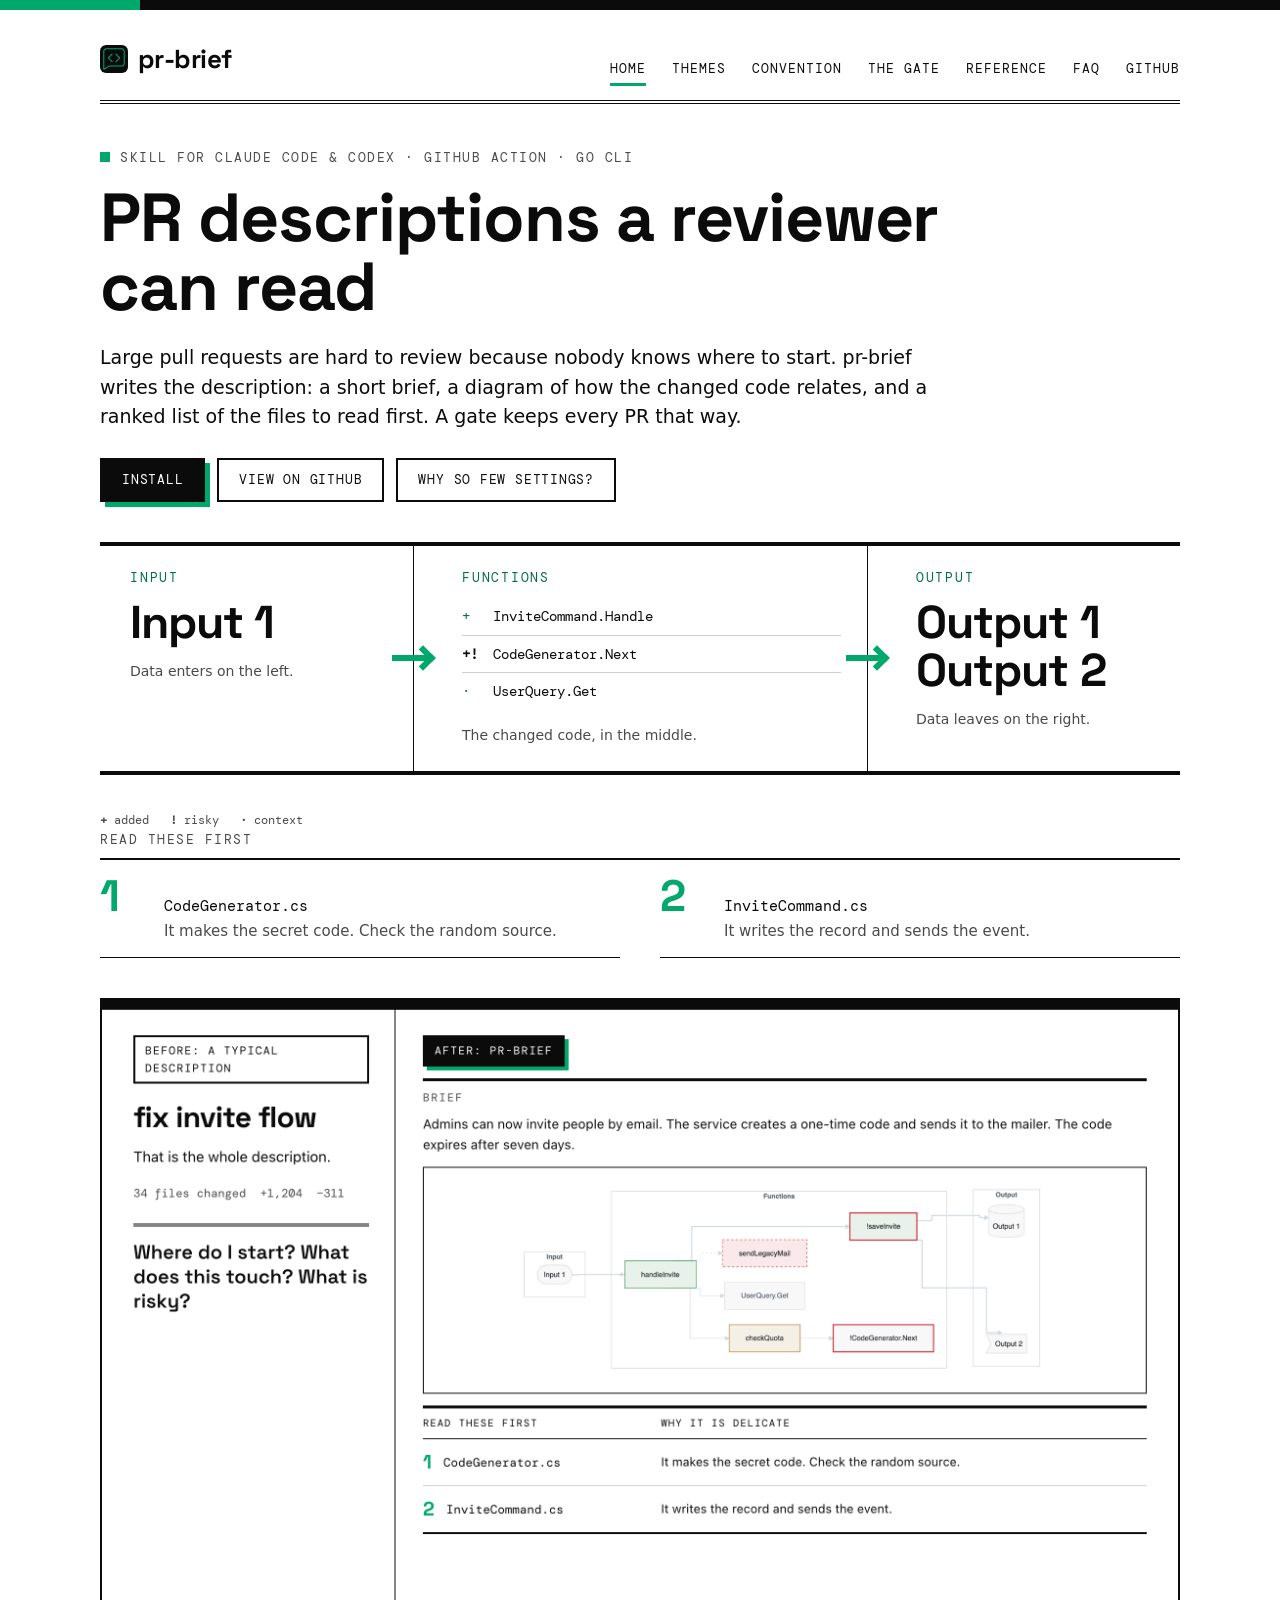
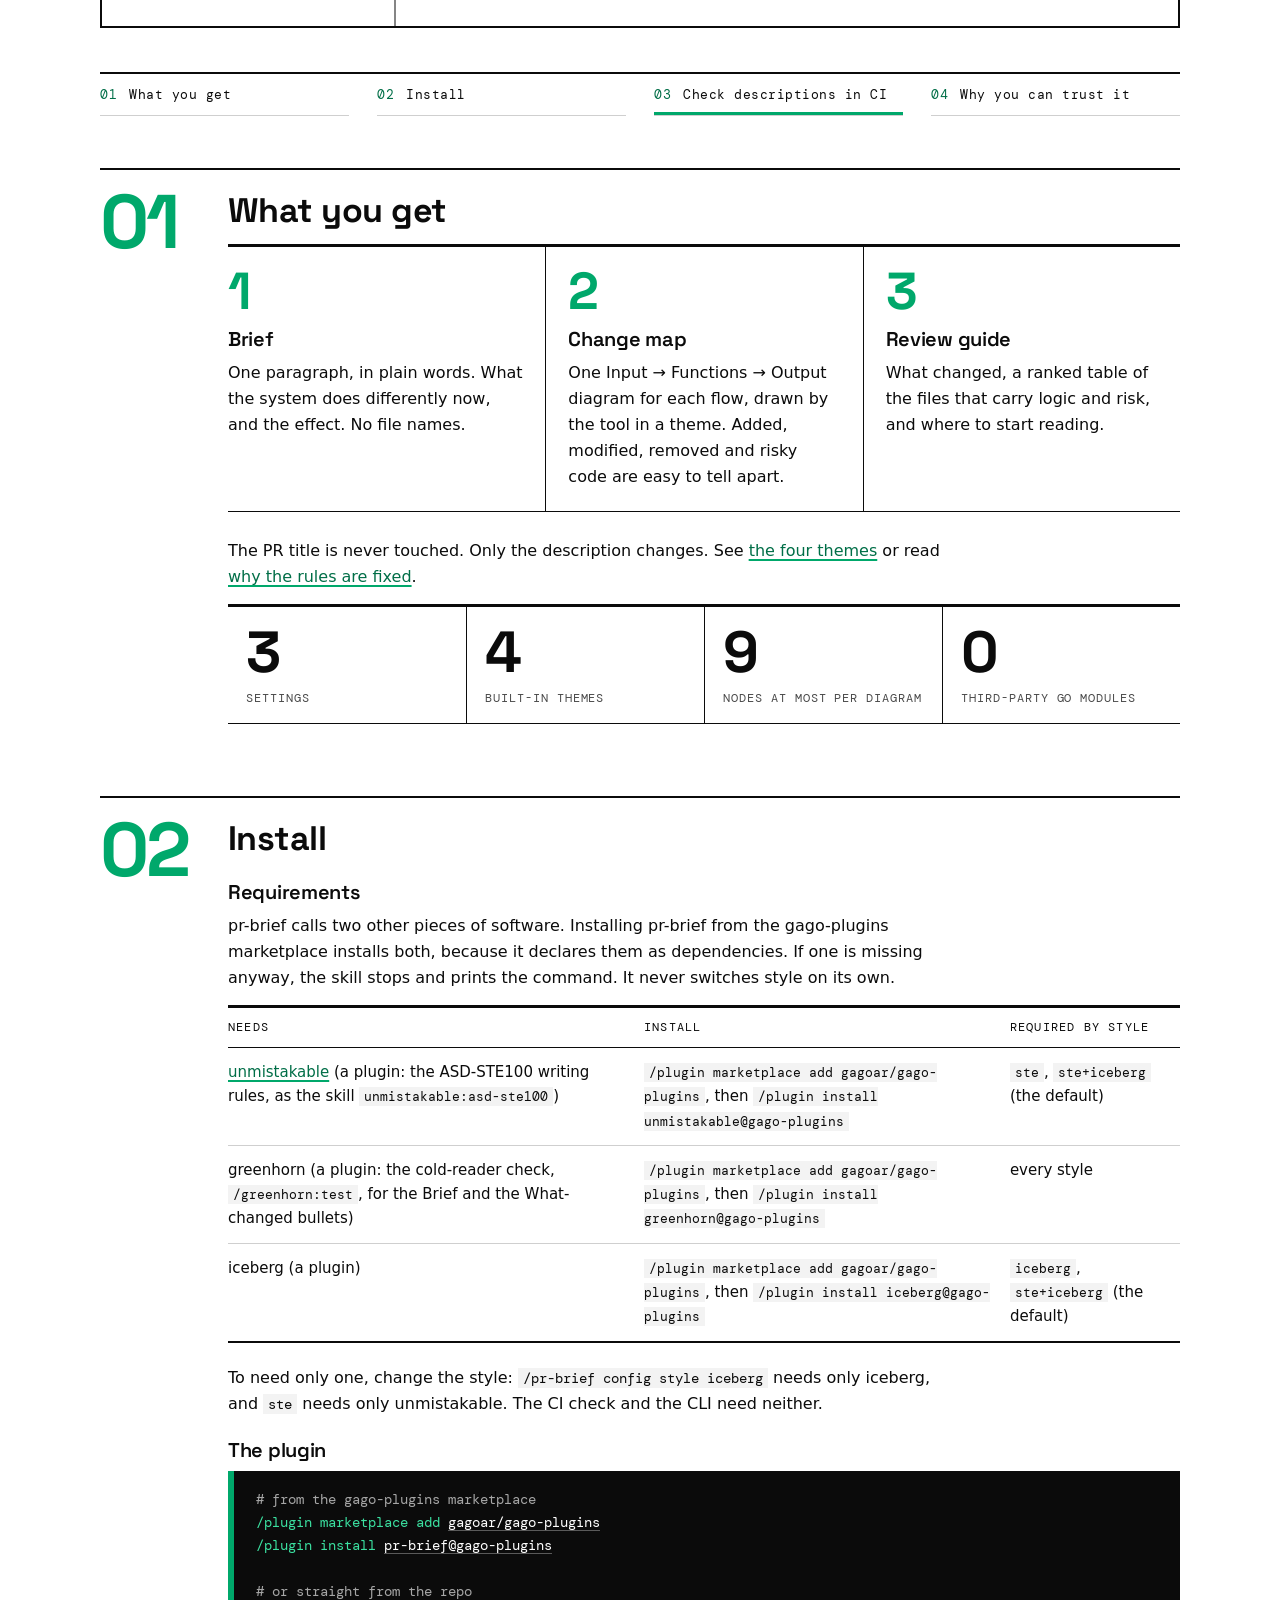
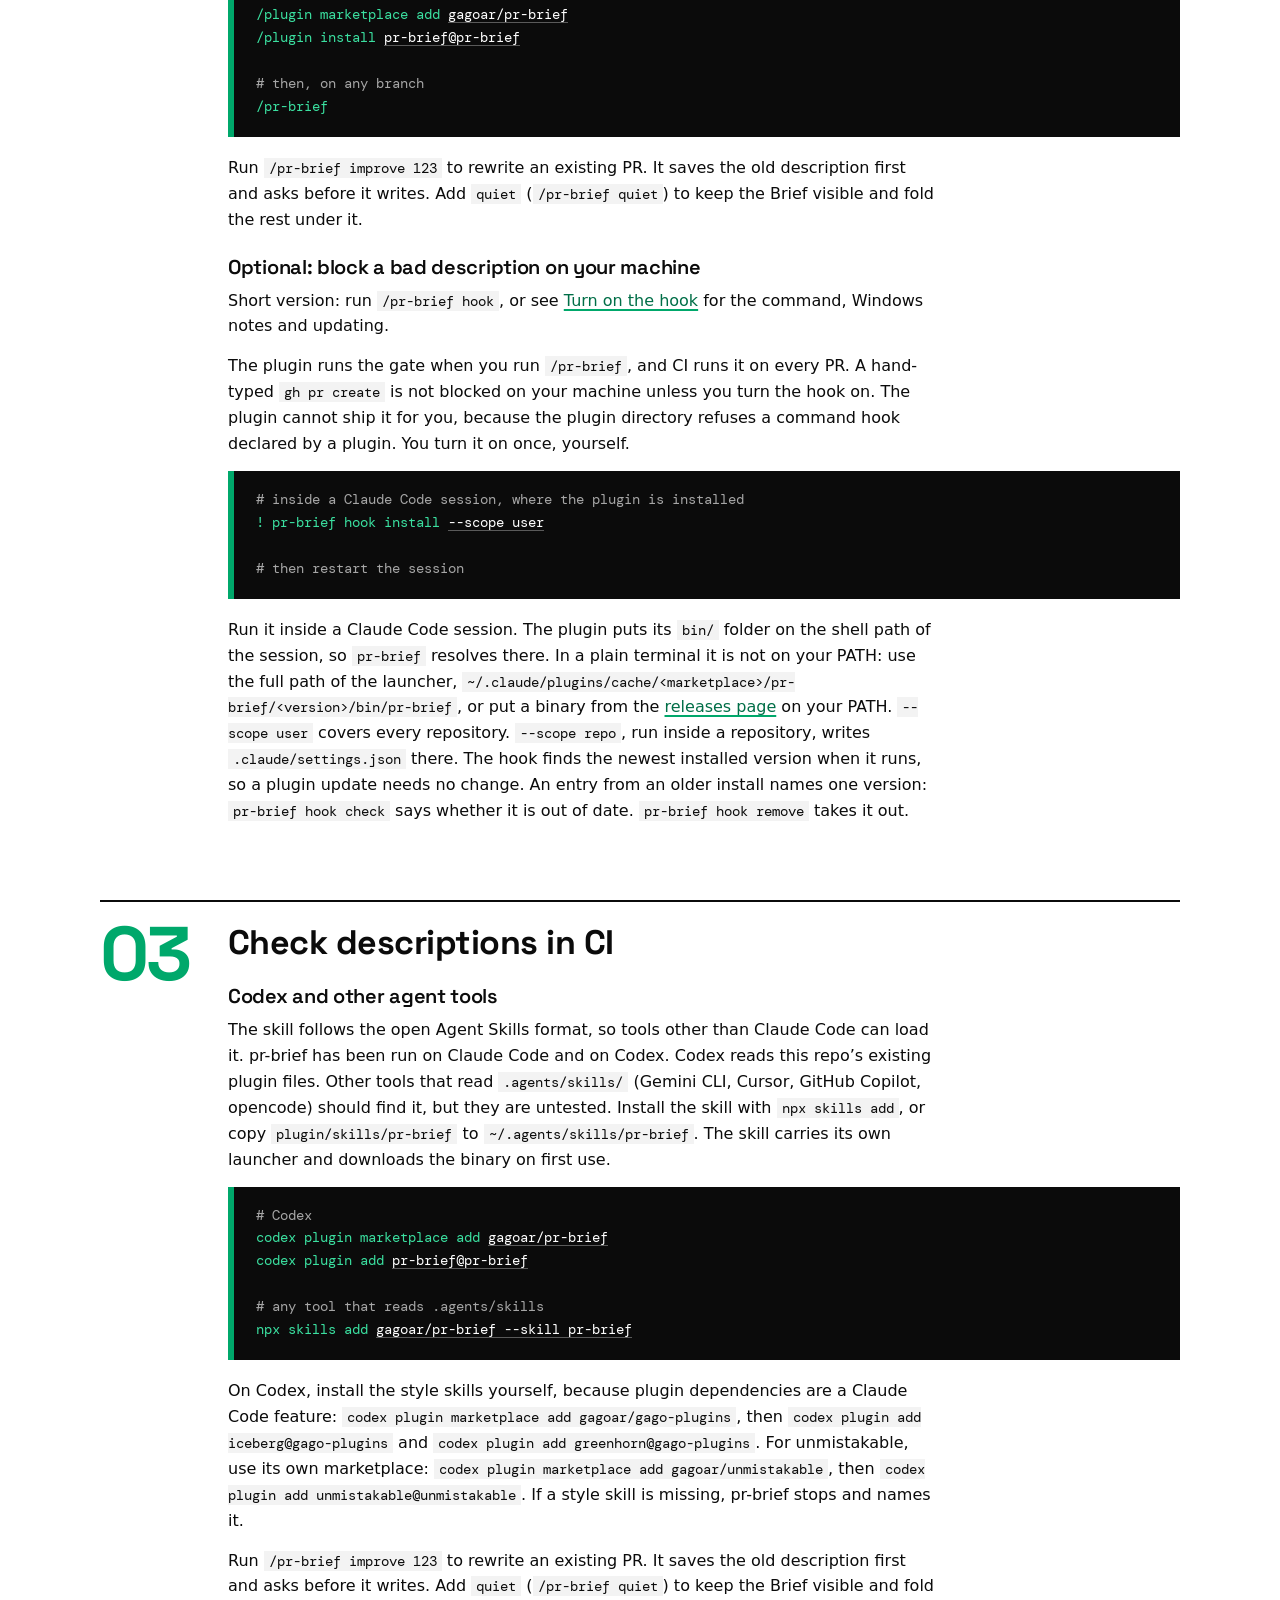
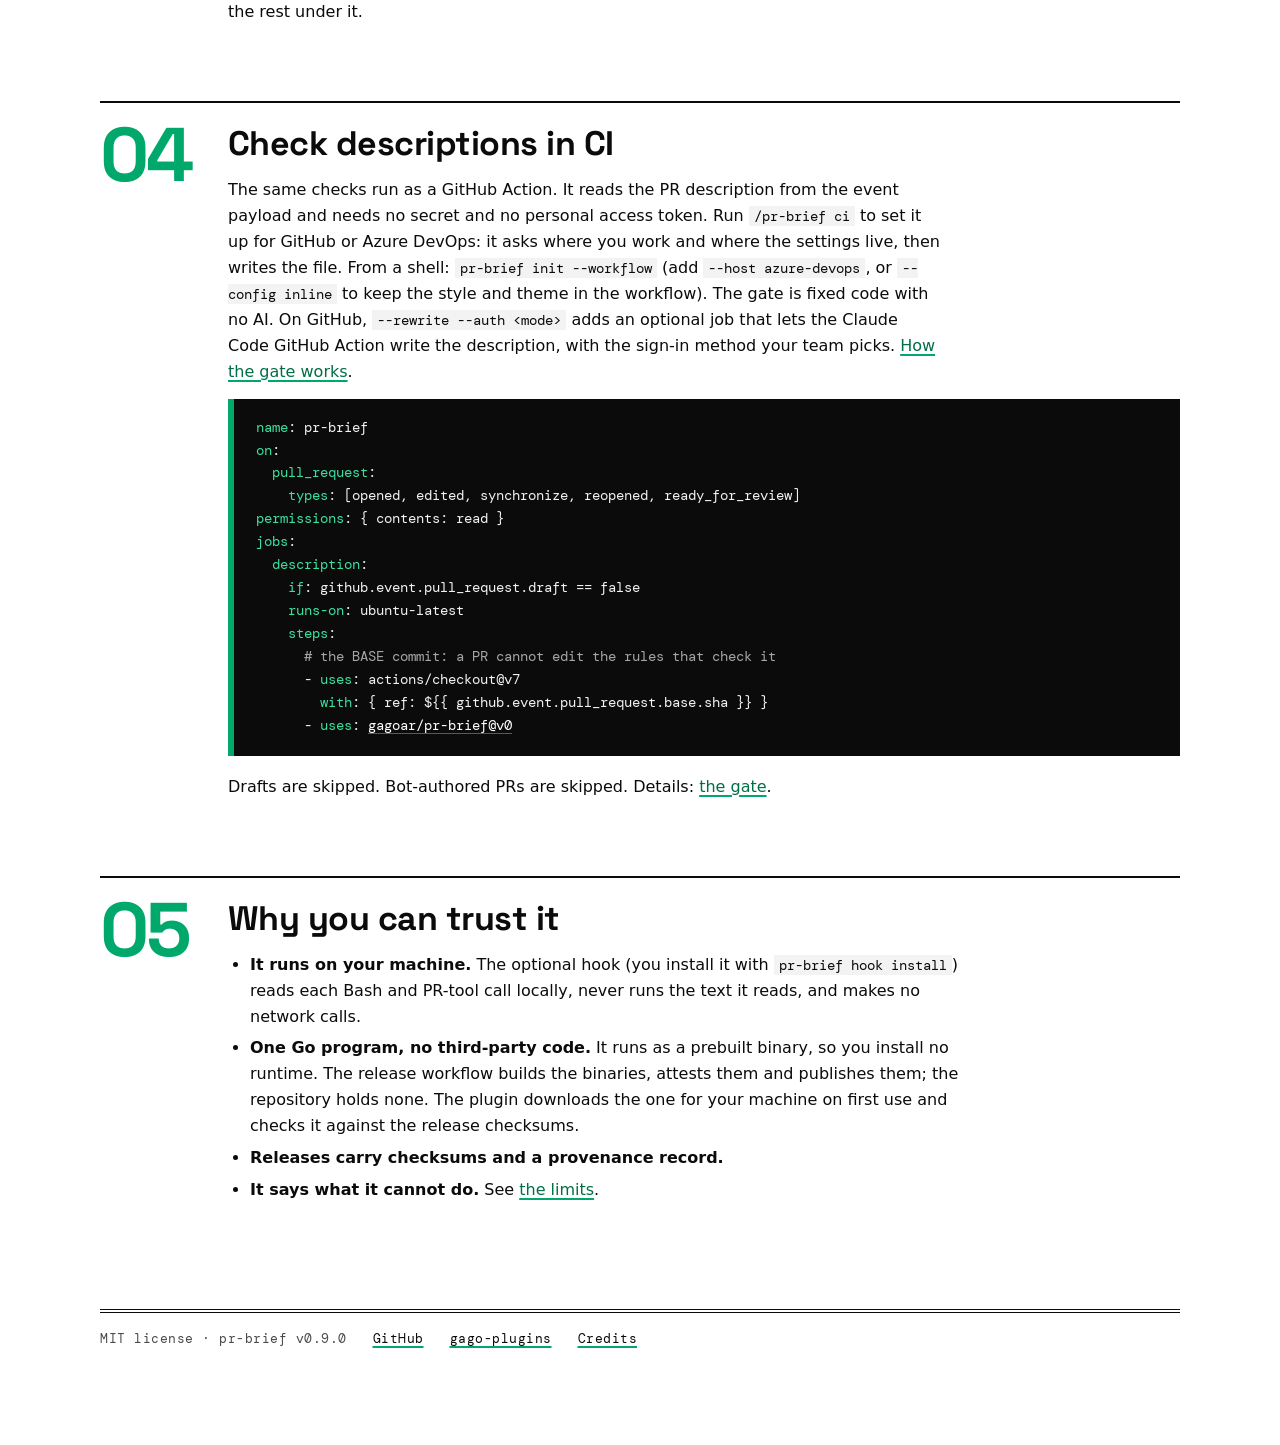
<file: docs/index.html>
<!doctype html>
<html lang="en">
<head>
<meta charset="utf-8">
<meta name="viewport" content="width=device-width, initial-scale=1">
<title>pr-brief: PR descriptions a reviewer can read</title>
<meta name="description" content="A skill for Claude Code and Codex, a GitHub Action and a Go CLI that gives every pull request a brief, themed Input to Functions to Output diagrams, and a ranked read-first list. A gate keeps it that way.">
<link rel="icon" type="image/svg+xml" href="assets/icon.svg">
<link rel="canonical" href="https://gagoar.github.io/pr-brief/">
<meta property="og:type" content="website">
<meta property="og:title" content="pr-brief: PR descriptions a reviewer can read">
<meta property="og:description" content="A skill for Claude Code and Codex, a GitHub Action and a Go CLI that gives every pull request a brief, themed Input to Functions to Output diagrams, and a ranked read-first list. A gate keeps it that way.">
<meta property="og:url" content="https://gagoar.github.io/pr-brief/">
<meta property="og:image" content="https://gagoar.github.io/pr-brief/assets/og.png">
<meta name="twitter:card" content="summary_large_image">
<meta name="twitter:image" content="https://gagoar.github.io/pr-brief/assets/og.png">
<link rel="stylesheet" href="assets/pb.css">
</head>
<body>
<div class="page">
<nav class="nav"><a class="brand" href="index.html"><img src="assets/icon.svg" alt="" width="26" height="26">pr-brief</a><a class="link here" href="index.html">Home</a><a class="link" href="themes.html">Themes</a><a class="link" href="convention.html">Convention</a><a class="link" href="gate.html">The gate</a><a class="link" href="reference.html">Reference</a><a class="link" href="faq.html">FAQ</a><a class="link" href="https://github.com/gagoar/pr-brief">GitHub</a></nav>
<header class="hero"><div class="eyebrow">Skill for Claude Code &amp; Codex &middot; GitHub Action &middot; Go CLI</div><h1>PR descriptions a reviewer can read</h1><p class="lead">Large pull requests are hard to review because nobody knows where to start. pr-brief writes the description: a short brief, a diagram of how the changed code relates, and a ranked list of the files to read first. A gate keeps every PR that way.</p><div class="actions"><a class="btn btn-primary" href="#install">Install</a><a class="btn btn-secondary" href="https://github.com/gagoar/pr-brief">View on GitHub</a><a class="btn btn-secondary" href="convention.html">Why so few settings?</a></div><ol class="pb-flow" aria-label="Input, Functions, Output: how every diagram reads"><li class="pb-stage"><span class="pb-tag">Input</span><span class="pb-big">Input 1</span><span class="pb-note">Data enters on the left.</span></li><li class="pb-stage"><span class="pb-tag">Functions</span><ul class="pb-nodes"><li><b>+</b>InviteCommand.Handle</li><li class="pb-risk"><b>+!</b>CodeGenerator.Next</li><li><b>&middot;</b>UserQuery.Get</li></ul><span class="pb-note">The changed code, in the middle.</span></li><li class="pb-stage"><span class="pb-tag">Output</span><span class="pb-big">Output 1<br>Output 2</span><span class="pb-note">Data leaves on the right.</span></li></ol>
<p class="pb-key"><b>+</b> added &nbsp; <b>!</b> risky &nbsp; <b>&middot;</b> context</p>
<p class="pb-label">Read these first</p>
<ol class="pb-read"><li><code>CodeGenerator.cs</code><span>It makes the secret code. Check the random source.</span></li><li><code>InviteCommand.cs</code><span>It writes the record and sends the event.</span></li></ol>
<img class="shot" src="assets/hero-light.png" alt="Before: a one-line PR description over 34 changed files. After: a brief, an Input to Functions to Output diagram, and a ranked read-these-first table."></header>
<div class="layout"><aside class="toc"><a href="#what">What you get</a><a href="#install">Install</a><a href="#ci">Check descriptions in CI</a><a href="#trust">Why you can trust it</a></aside><main><section class="sec" id="what"><h2>What you get</h2>
<div class="grid3">
 <div class="card"><h3><span class="num">1</span>Brief</h3><p>One paragraph, in plain words. What the system does differently now, and the effect. No file names.</p></div>
 <div class="card"><h3><span class="num">2</span>Change map</h3><p>One Input &rarr; Functions &rarr; Output diagram for each flow, drawn by the tool in a theme. Added, modified, removed and risky code are easy to tell apart.</p></div>
 <div class="card"><h3><span class="num">3</span>Review guide</h3><p>What changed, a ranked table of the files that carry logic and risk, and where to start reading.</p></div>
</div>
<p>The PR title is never touched. Only the description changes. See <a href="themes.html">the four themes</a> or read <a href="convention.html">why the rules are fixed</a>.</p>
<div class="summary-band">
 <div class="stat-card"><div class="stat-num">3</div><div class="stat-label">settings</div></div>
 <div class="stat-card"><div class="stat-num">4</div><div class="stat-label">built-in themes</div></div>
 <div class="stat-card"><div class="stat-num">9</div><div class="stat-label">nodes at most per diagram</div></div>
 <div class="stat-card"><div class="stat-num">0</div><div class="stat-label">third-party Go modules</div></div>
</div></section><section class="sec" id="install"><h2>Install</h2>
<h3>Requirements</h3>
<p>pr-brief calls two other pieces of software. Installing pr-brief from the gago-plugins marketplace installs both, because it declares them as dependencies. If one is missing anyway, the skill stops and prints the command. It never switches style on its own.</p>
<table class="impact"><tr><th>Needs</th><th>Install</th><th>Required by style</th></tr>
<tr><td><a href="https://github.com/gagoar/unmistakable">unmistakable</a> (a plugin: the ASD-STE100 writing rules, as the skill <code class="inline">unmistakable:asd-ste100</code>)</td><td><code class="inline">/plugin marketplace add gagoar/gago-plugins</code>, then <code class="inline">/plugin install unmistakable@gago-plugins</code></td><td><code class="inline">ste</code>, <code class="inline">ste+iceberg</code> (the default)</td></tr>
<tr><td>greenhorn (a plugin: the cold-reader check, <code class="inline">/greenhorn:test</code>, for the Brief and the What-changed bullets)</td><td><code class="inline">/plugin marketplace add gagoar/gago-plugins</code>, then <code class="inline">/plugin install greenhorn@gago-plugins</code></td><td>every style</td></tr>
<tr><td>iceberg (a plugin)</td><td><code class="inline">/plugin marketplace add gagoar/gago-plugins</code>, then <code class="inline">/plugin install iceberg@gago-plugins</code></td><td><code class="inline">iceberg</code>, <code class="inline">ste+iceberg</code> (the default)</td></tr></table>
<p>To need only one, change the style: <code class="inline">/pr-brief config style iceberg</code> needs only iceberg, and <code class="inline">ste</code> needs only unmistakable. The CI check and the CLI need neither.</p>
<h3>The plugin</h3>
<div class="code-panel"><pre><span class="cm"># from the gago-plugins marketplace</span>
<span class="kw">/plugin marketplace add</span> <span class="str">gagoar/gago-plugins</span>
<span class="kw">/plugin install</span> <span class="str">pr-brief@gago-plugins</span>

<span class="cm"># or straight from the repo</span>
<span class="kw">/plugin marketplace add</span> <span class="str">gagoar/pr-brief</span>
<span class="kw">/plugin install</span> <span class="str">pr-brief@pr-brief</span>

<span class="cm"># then, on any branch</span>
<span class="kw">/pr-brief</span></pre></div>
<p>Run <code class="inline">/pr-brief improve 123</code> to rewrite an existing PR. It saves the old description first and asks before it writes. Add <code class="inline">quiet</code> (<code class="inline">/pr-brief quiet</code>) to keep the Brief visible and fold the rest under it.</p>
<h3>Optional: block a bad description on your machine</h3>
<p>Short version: run <code class="inline">/pr-brief hook</code>, or see <a href="hook.html">Turn on the hook</a> for the command, Windows notes and updating.</p>
<p>The plugin runs the gate when you run <code class="inline">/pr-brief</code>, and CI runs it on every PR. A hand-typed <code class="inline">gh pr create</code> is not blocked on your machine unless you turn the hook on. The plugin cannot ship it for you, because the plugin directory refuses a command hook declared by a plugin. You turn it on once, yourself.</p>
<div class="code-panel"><pre><span class="cm"># inside a Claude Code session, where the plugin is installed</span>
<span class="kw">! pr-brief hook install</span> <span class="str">--scope user</span>

<span class="cm"># then restart the session</span></pre></div>
<p>Run it inside a Claude Code session. The plugin puts its <code class="inline">bin/</code> folder on the shell path of the session, so <code class="inline">pr-brief</code> resolves there. In a plain terminal it is not on your PATH: use the full path of the launcher, <code class="inline">~/.claude/plugins/cache/&lt;marketplace&gt;/pr-brief/&lt;version&gt;/bin/pr-brief</code>, or put a binary from the <a href="https://github.com/gagoar/pr-brief/releases">releases page</a> on your PATH. <code class="inline">--scope user</code> covers every repository. <code class="inline">--scope repo</code>, run inside a repository, writes <code class="inline">.claude/settings.json</code> there. The hook finds the newest installed version when it runs, so a plugin update needs no change. An entry from an older install names one version: <code class="inline">pr-brief hook check</code> says whether it is out of date. <code class="inline">pr-brief hook remove</code> takes it out.</p>
</section><section class="sec" id="ci"><h2>Check descriptions in CI</h2>
<h3>Codex and other agent tools</h3>
<p>The skill follows the open Agent Skills format, so tools other than Claude Code can load it. pr-brief has been run on Claude Code and on Codex. Codex reads this repo&rsquo;s existing plugin files. Other tools that read <code class="inline">.agents/skills/</code> (Gemini CLI, Cursor, GitHub Copilot, opencode) should find it, but they are untested. Install the skill with <code class="inline">npx skills add</code>, or copy <code class="inline">plugin/skills/pr-brief</code> to <code class="inline">~/.agents/skills/pr-brief</code>. The skill carries its own launcher and downloads the binary on first use.</p>
<div class="code-panel"><pre><span class="cm"># Codex</span>
<span class="kw">codex plugin marketplace add</span> <span class="str">gagoar/pr-brief</span>
<span class="kw">codex plugin add</span> <span class="str">pr-brief@pr-brief</span>

<span class="cm"># any tool that reads .agents/skills</span>
<span class="kw">npx skills add</span> <span class="str">gagoar/pr-brief --skill pr-brief</span></pre></div>
<p>On Codex, install the style skills yourself, because plugin dependencies are a Claude Code feature: <code class="inline">codex plugin marketplace add gagoar/gago-plugins</code>, then <code class="inline">codex plugin add iceberg@gago-plugins</code> and <code class="inline">codex plugin add greenhorn@gago-plugins</code>. For unmistakable, use its own marketplace: <code class="inline">codex plugin marketplace add gagoar/unmistakable</code>, then <code class="inline">codex plugin add unmistakable@unmistakable</code>. If a style skill is missing, pr-brief stops and names it.</p>
<p>Run <code class="inline">/pr-brief improve 123</code> to rewrite an existing PR. It saves the old description first and asks before it writes. Add <code class="inline">quiet</code> (<code class="inline">/pr-brief quiet</code>) to keep the Brief visible and fold the rest under it.</p></section><section class="sec" id="ci"><h2>Check descriptions in CI</h2>
<p>The same checks run as a GitHub Action. It reads the PR description from the event payload and needs no secret and no personal access token. Run <code class="inline">/pr-brief ci</code> to set it up for GitHub or Azure DevOps: it asks where you work and where the settings live, then writes the file. From a shell: <code class="inline">pr-brief init --workflow</code> (add <code class="inline">--host azure-devops</code>, or <code class="inline">--config inline</code> to keep the style and theme in the workflow). The gate is fixed code with no AI. On GitHub, <code class="inline">--rewrite --auth &lt;mode&gt;</code> adds an optional job that lets the Claude Code GitHub Action write the description, with the sign-in method your team picks. <a href="gate.html">How the gate works</a>.</p>
<div class="code-panel"><pre><span class="kw">name</span>: pr-brief
<span class="kw">on</span>:
  <span class="kw">pull_request</span>:
    <span class="kw">types</span>: [opened, edited, synchronize, reopened, ready_for_review]
<span class="kw">permissions</span>: { contents: read }
<span class="kw">jobs</span>:
  <span class="kw">description</span>:
    <span class="kw">if</span>: github.event.pull_request.draft == false
    <span class="kw">runs-on</span>: ubuntu-latest
    <span class="kw">steps</span>:
      <span class="cm"># the BASE commit: a PR cannot edit the rules that check it</span>
      - <span class="kw">uses</span>: actions/checkout@v7
        <span class="kw">with</span>: { ref: ${{ github.event.pull_request.base.sha }} }
      - <span class="kw">uses</span>: <span class="str">gagoar/pr-brief@v0</span></pre></div>
<p>Drafts are skipped. Bot-authored PRs are skipped. Details: <a href="gate.html">the gate</a>.</p></section><section class="sec" id="trust"><h2>Why you can trust it</h2>
<ul>
 <li><strong>It runs on your machine.</strong> The optional hook (you install it with <code class="inline">pr-brief hook install</code>) reads each Bash and PR-tool call locally, never runs the text it reads, and makes no network calls.</li>
 <li><strong>One Go program, no third-party code.</strong> It runs as a prebuilt binary, so you install no runtime. The release workflow builds the binaries, attests them and publishes them; the repository holds none. The plugin downloads the one for your machine on first use and checks it against the release checksums.</li>
 <li><strong>Releases carry checksums and a provenance record.</strong></li>
 <li><strong>It says what it cannot do.</strong> See <a href="faq.html">the limits</a>.</li>
</ul></section></main></div>
<footer class="foot"><span>MIT license &middot; pr-brief v0.9.0</span><a href="https://github.com/gagoar/pr-brief">GitHub</a><a href="https://gagoar.github.io/gago-plugins/">gago-plugins</a><a href="https://github.com/gagoar/pr-brief/blob/main/THIRD_PARTY_NOTICES.md">Credits</a></footer>
</div>
<script>
// Highlight the table-of-contents entry of the section in view.
(function () {
  var links = document.querySelectorAll('.toc a');
  if (!links.length || !('IntersectionObserver' in window)) return;
  var byId = {};
  links.forEach(function (a) { byId[a.getAttribute('href').slice(1)] = a; });
  var obs = new IntersectionObserver(function (entries) {
    entries.forEach(function (e) {
      if (e.isIntersecting) { links.forEach(function (a) { a.classList.remove('active'); }); byId[e.target.id].classList.add('active'); }
    });
  }, { rootMargin: '-20% 0px -70% 0px' });
  document.querySelectorAll('main section.sec').forEach(function (s) { obs.observe(s); });
})();
</script>
</body>
</html>
</file>
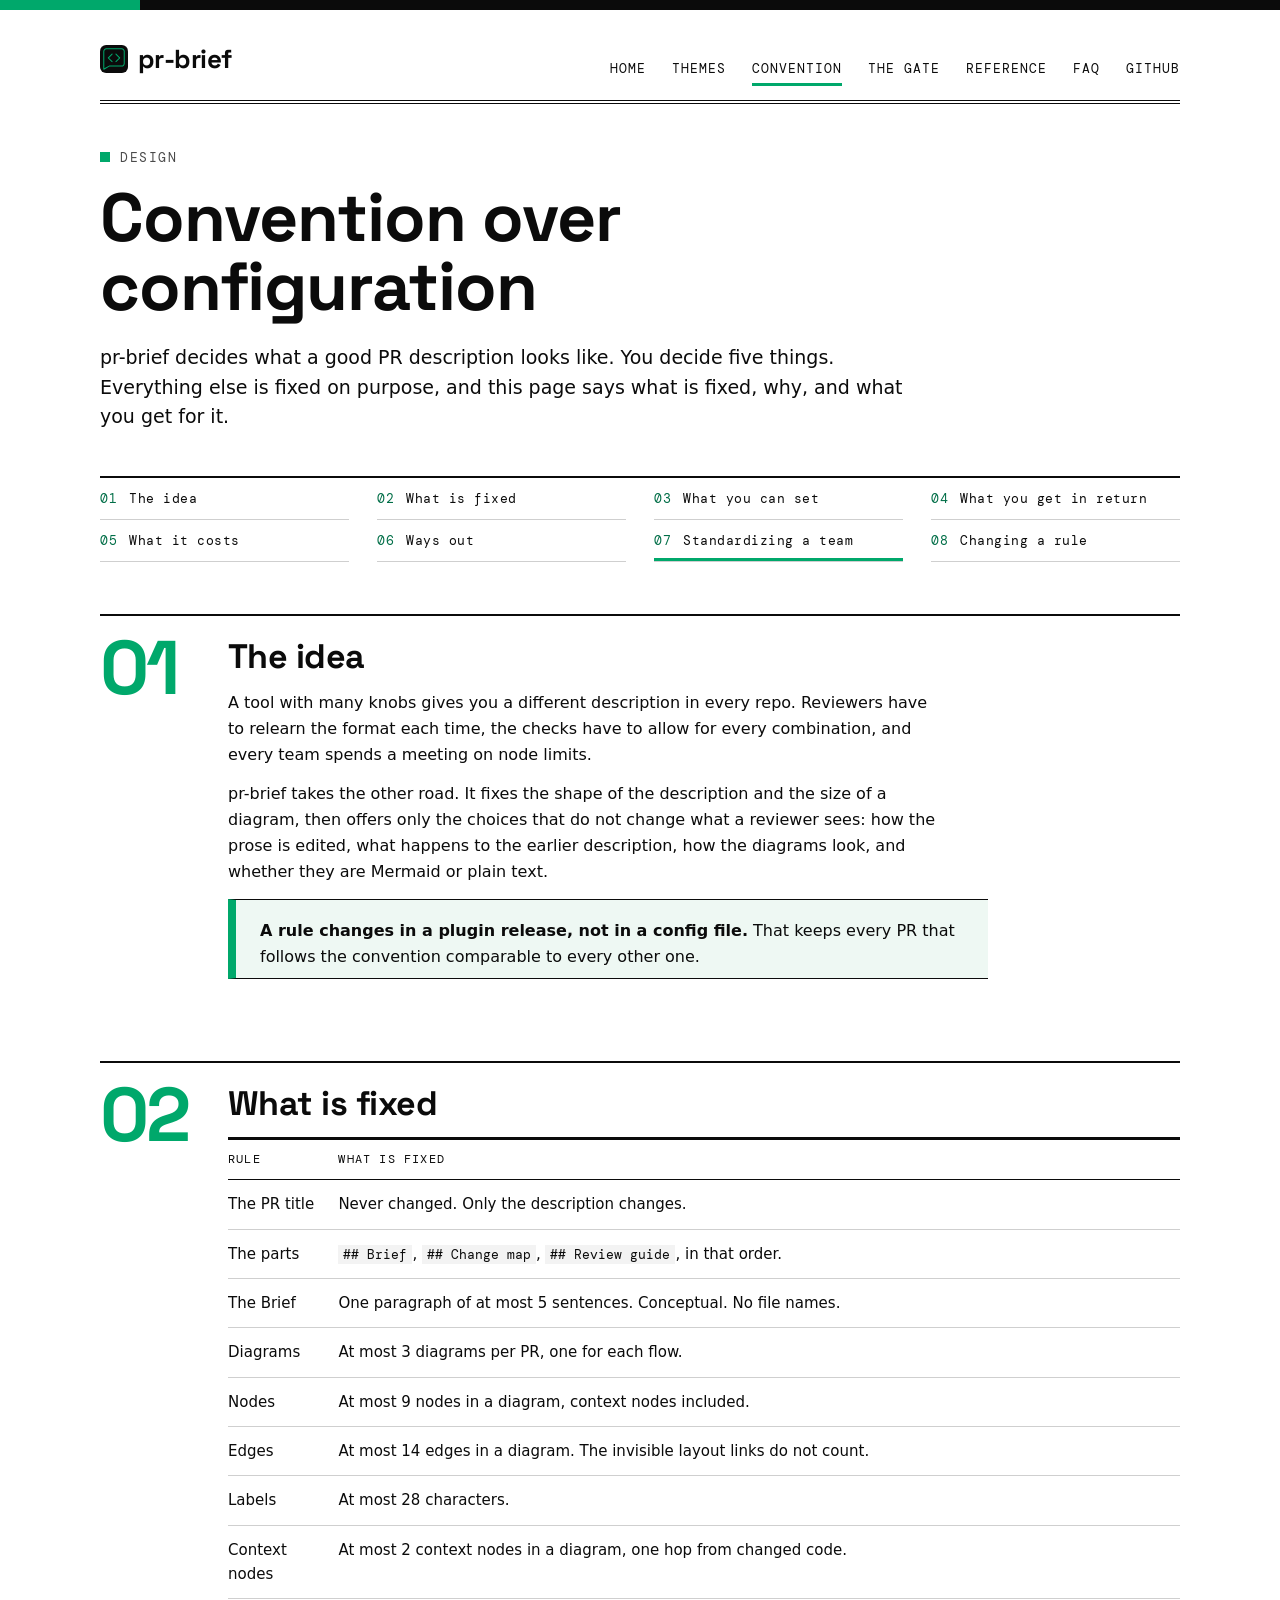
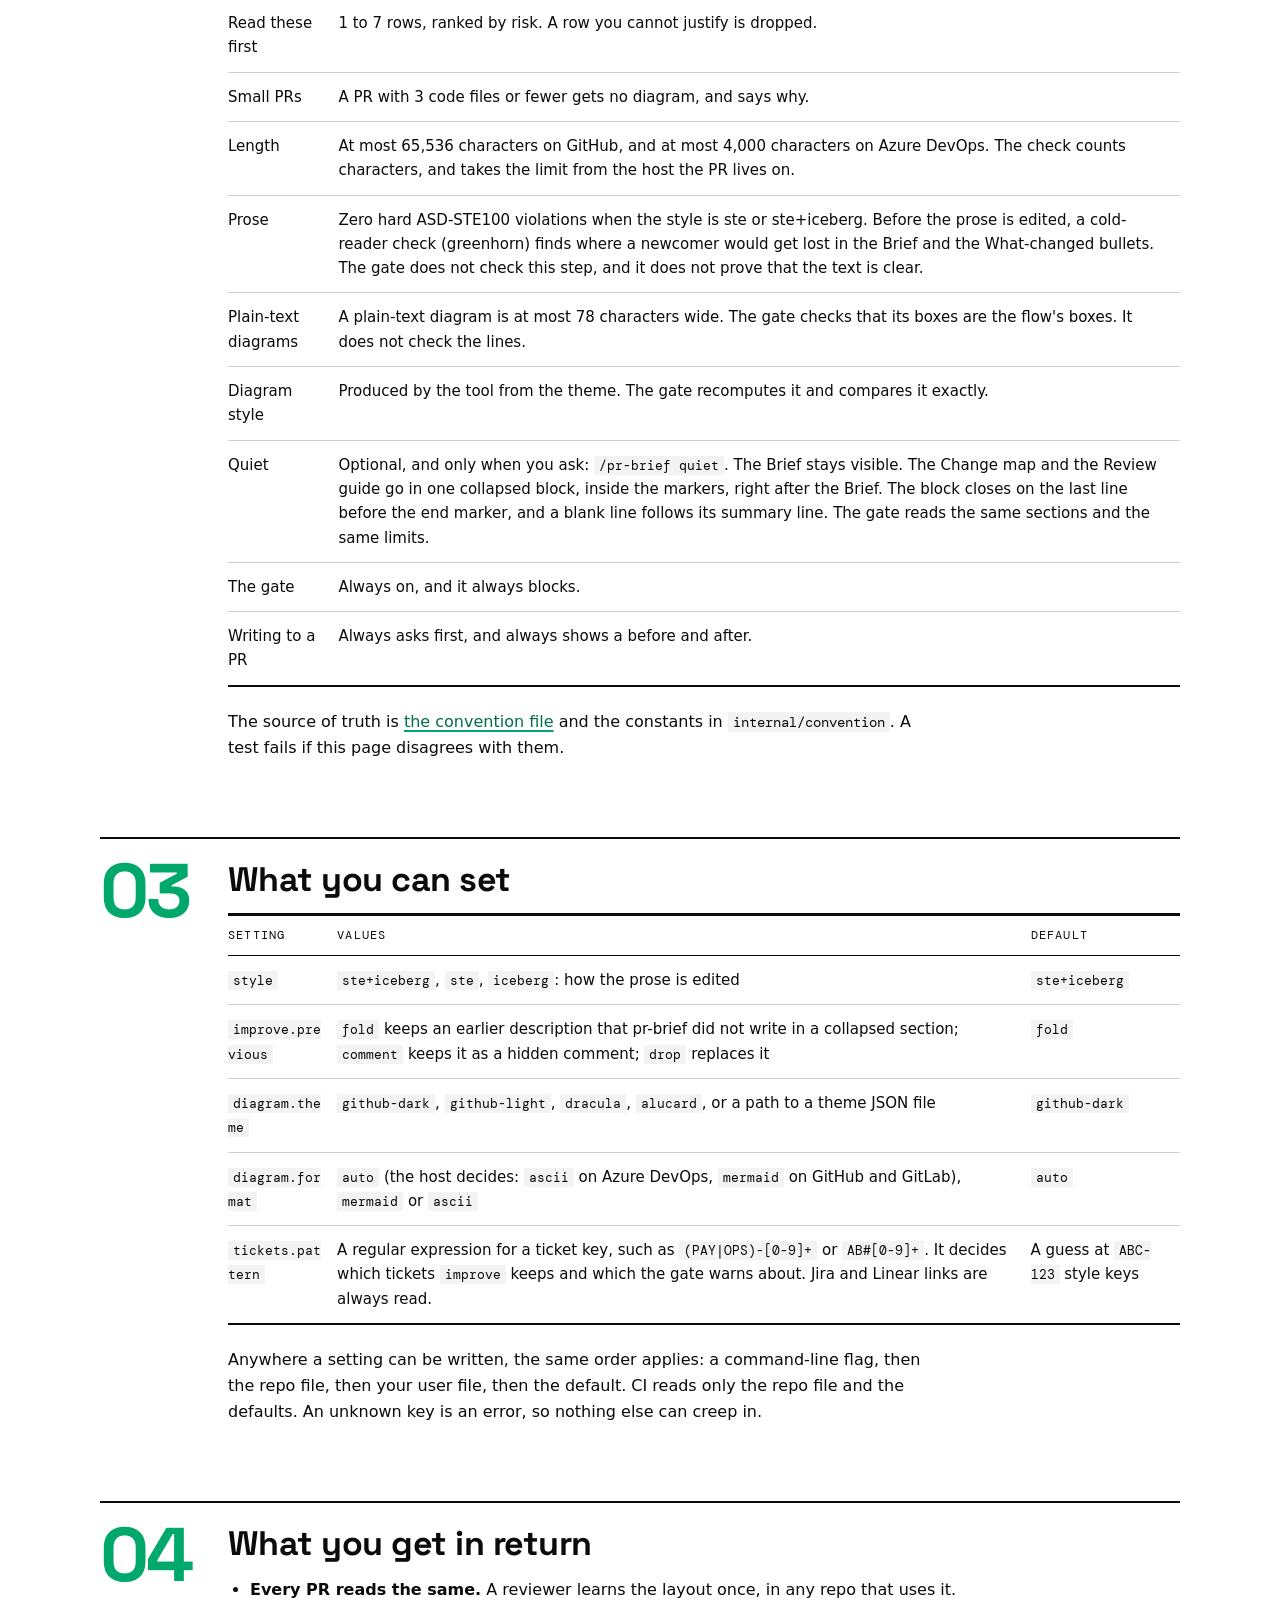
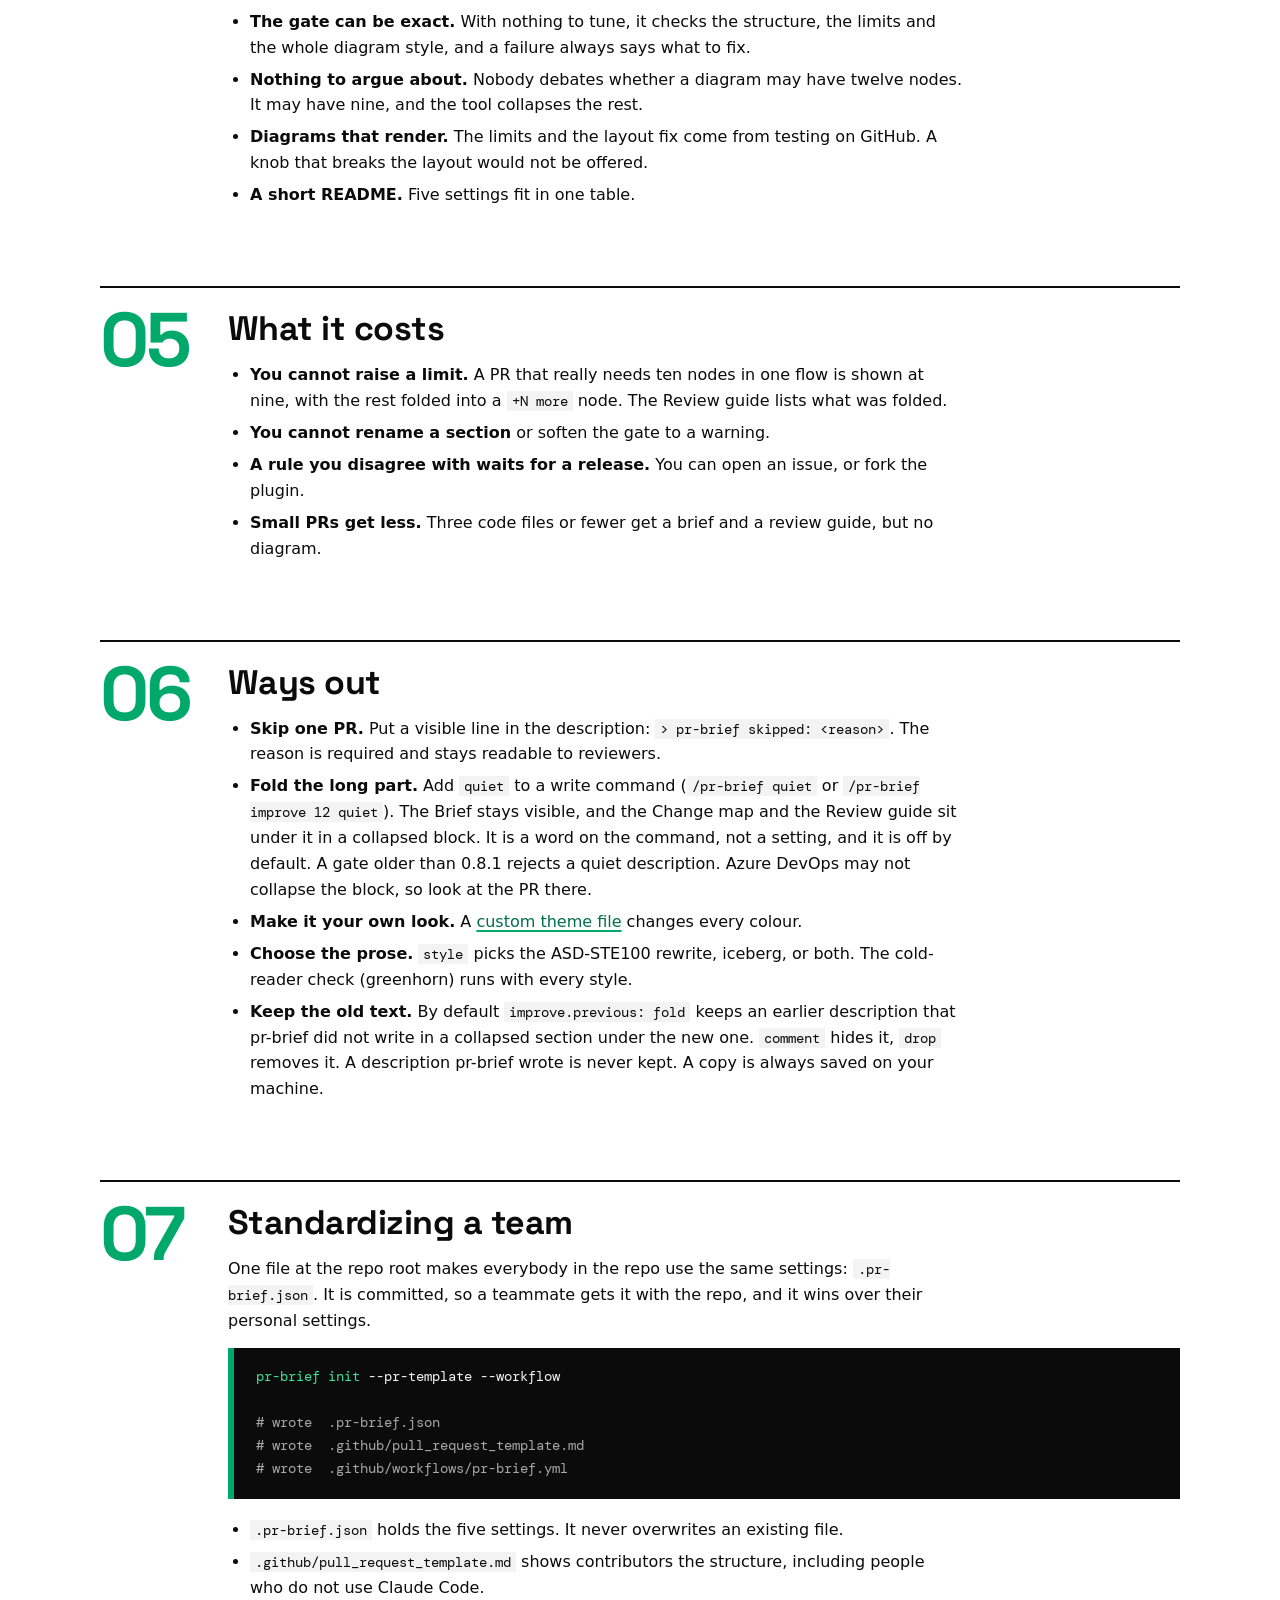
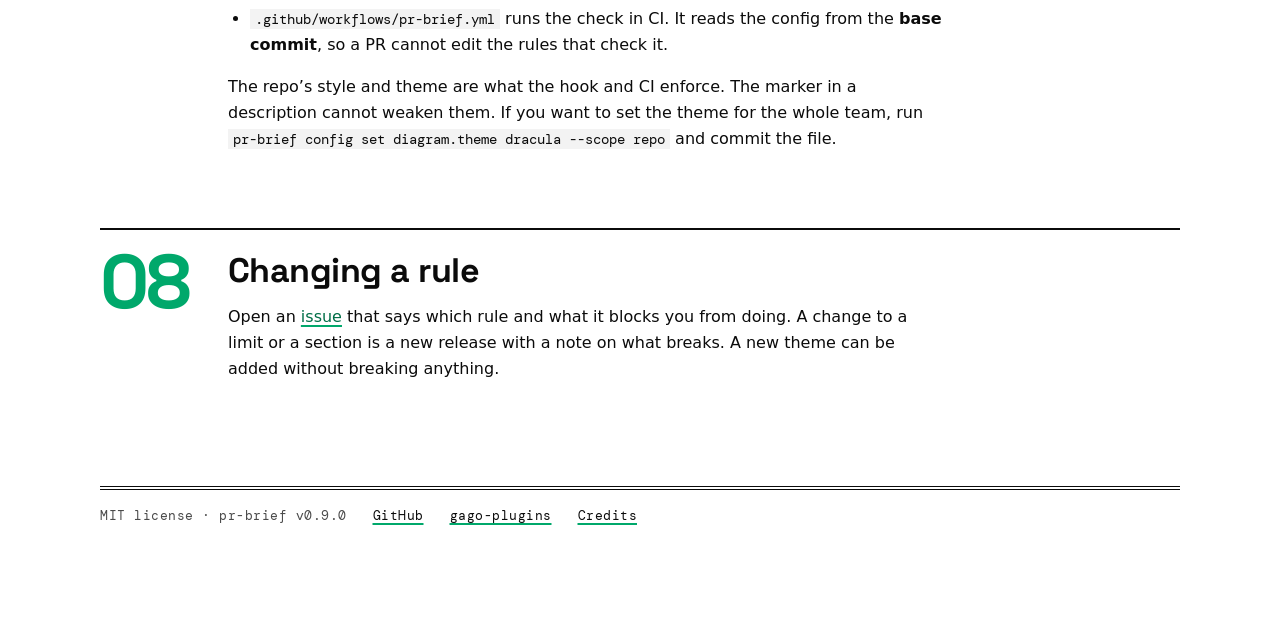
<file: docs/convention.html>
<!doctype html>
<html lang="en">
<head>
<meta charset="utf-8">
<meta name="viewport" content="width=device-width, initial-scale=1">
<title>Convention over configuration: pr-brief</title>
<meta name="description" content="Why pr-brief has five settings and a long list of fixed rules, what you get in return, what it costs, and how a team standardizes with one file.">
<link rel="icon" type="image/svg+xml" href="assets/icon.svg">
<link rel="canonical" href="https://gagoar.github.io/pr-brief/convention.html">
<meta property="og:type" content="website">
<meta property="og:title" content="Convention over configuration: pr-brief">
<meta property="og:description" content="Why pr-brief has five settings and a long list of fixed rules, what you get in return, what it costs, and how a team standardizes with one file.">
<meta property="og:url" content="https://gagoar.github.io/pr-brief/convention.html">
<meta property="og:image" content="https://gagoar.github.io/pr-brief/assets/og.png">
<meta name="twitter:card" content="summary_large_image">
<meta name="twitter:image" content="https://gagoar.github.io/pr-brief/assets/og.png">
<link rel="stylesheet" href="assets/pb.css">
</head>
<body>
<div class="page">
<nav class="nav"><a class="brand" href="index.html"><img src="assets/icon.svg" alt="" width="26" height="26">pr-brief</a><a class="link" href="index.html">Home</a><a class="link" href="themes.html">Themes</a><a class="link here" href="convention.html">Convention</a><a class="link" href="gate.html">The gate</a><a class="link" href="reference.html">Reference</a><a class="link" href="faq.html">FAQ</a><a class="link" href="https://github.com/gagoar/pr-brief">GitHub</a></nav>
<header class="hero"><div class="eyebrow">Design</div><h1>Convention over configuration</h1><p class="lead">pr-brief decides what a good PR description looks like. You decide five things. Everything else is fixed on purpose, and this page says what is fixed, why, and what you get for it.</p></header>
<div class="layout"><aside class="toc"><a href="#idea">The idea</a><a href="#fixed">What is fixed</a><a href="#settings">What you can set</a><a href="#return">What you get in return</a><a href="#cost">What it costs</a><a href="#ways-out">Ways out</a><a href="#team">Standardizing a team</a><a href="#change">Changing a rule</a></aside><main><section class="sec" id="idea"><h2>The idea</h2>
<p>A tool with many knobs gives you a different description in every repo. Reviewers have to relearn the format each time, the checks have to allow for every combination, and every team spends a meeting on node limits.</p>
<p>pr-brief takes the other road. It fixes the shape of the description and the size of a diagram, then offers only the choices that do not change what a reviewer sees: how the prose is edited, what happens to the earlier description, how the diagrams look, and whether they are Mermaid or plain text.</p>
<div class="reco"><strong>A rule changes in a plugin release, not in a config file.</strong> That keeps every PR that follows the convention comparable to every other one.</div></section><section class="sec" id="fixed"><h2>What is fixed</h2><table class="impact"><tr><th>Rule</th><th>What is fixed</th></tr><tr><td>The PR title</td><td>Never changed. Only the description changes.</td></tr><tr><td>The parts</td><td><code class="inline">## Brief</code>, <code class="inline">## Change map</code>, <code class="inline">## Review guide</code>, in that order.</td></tr><tr><td>The Brief</td><td>One paragraph of at most 5 sentences. Conceptual. No file names.</td></tr><tr><td>Diagrams</td><td>At most 3 diagrams per PR, one for each flow.</td></tr><tr><td>Nodes</td><td>At most 9 nodes in a diagram, context nodes included.</td></tr><tr><td>Edges</td><td>At most 14 edges in a diagram. The invisible layout links do not count.</td></tr><tr><td>Labels</td><td>At most 28 characters.</td></tr><tr><td>Context nodes</td><td>At most 2 context nodes in a diagram, one hop from changed code.</td></tr><tr><td>Read these first</td><td>1 to 7 rows, ranked by risk. A row you cannot justify is dropped.</td></tr><tr><td>Small PRs</td><td>A PR with 3 code files or fewer gets no diagram, and says why.</td></tr><tr><td>Length</td><td>At most 65,536 characters on GitHub, and at most 4,000 characters on Azure DevOps. The check counts characters, and takes the limit from the host the PR lives on.</td></tr><tr><td>Prose</td><td>Zero hard ASD-STE100 violations when the style is ste or ste+iceberg. Before the prose is edited, a cold-reader check (greenhorn) finds where a newcomer would get lost in the Brief and the What-changed bullets. The gate does not check this step, and it does not prove that the text is clear.</td></tr><tr><td>Plain-text diagrams</td><td>A plain-text diagram is at most 78 characters wide. The gate checks that its boxes are the flow's boxes. It does not check the lines.</td></tr><tr><td>Diagram style</td><td>Produced by the tool from the theme. The gate recomputes it and compares it exactly.</td></tr><tr><td>Quiet</td><td>Optional, and only when you ask: <code class="inline">/pr-brief quiet</code>. The Brief stays visible. The Change map and the Review guide go in one collapsed block, inside the markers, right after the Brief. The block closes on the last line before the end marker, and a blank line follows its summary line. The gate reads the same sections and the same limits.</td></tr><tr><td>The gate</td><td>Always on, and it always blocks.</td></tr><tr><td>Writing to a PR</td><td>Always asks first, and always shows a before and after.</td></tr></table><p>The source of truth is <a href="https://github.com/gagoar/pr-brief/blob/main/skills/pr-brief/references/convention.md">the convention file</a> and the constants in <code class="inline">internal/convention</code>. A test fails if this page disagrees with them.</p></section><section class="sec" id="settings"><h2>What you can set</h2><table class="impact"><tr><th>Setting</th><th>Values</th><th>Default</th></tr><tr><td><code class="inline">style</code></td><td><code class="inline">ste+iceberg</code>, <code class="inline">ste</code>, <code class="inline">iceberg</code>: how the prose is edited</td><td><code class="inline">ste+iceberg</code></td></tr><tr><td><code class="inline">improve.previous</code></td><td><code class="inline">fold</code> keeps an earlier description that pr-brief did not write in a collapsed section; <code class="inline">comment</code> keeps it as a hidden comment; <code class="inline">drop</code> replaces it</td><td><code class="inline">fold</code></td></tr><tr><td><code class="inline">diagram.theme</code></td><td><code class="inline">github-dark</code>, <code class="inline">github-light</code>, <code class="inline">dracula</code>, <code class="inline">alucard</code>, or a path to a theme JSON file</td><td><code class="inline">github-dark</code></td></tr><tr><td><code class="inline">diagram.format</code></td><td><code class="inline">auto</code> (the host decides: <code class="inline">ascii</code> on Azure DevOps, <code class="inline">mermaid</code> on GitHub and GitLab), <code class="inline">mermaid</code> or <code class="inline">ascii</code></td><td><code class="inline">auto</code></td></tr><tr><td><code class="inline">tickets.pattern</code></td><td>A regular expression for a ticket key, such as <code class="inline">(PAY|OPS)-[0-9]+</code> or <code class="inline">AB#[0-9]+</code>. It decides which tickets <code class="inline">improve</code> keeps and which the gate warns about. Jira and Linear links are always read.</td><td>A guess at <code class="inline">ABC-123</code> style keys</td></tr></table>
<p>Anywhere a setting can be written, the same order applies: a command-line flag, then the repo file, then your user file, then the default. CI reads only the repo file and the defaults. An unknown key is an error, so nothing else can creep in.</p></section><section class="sec" id="return"><h2>What you get in return</h2>
<ul>
 <li><strong>Every PR reads the same.</strong> A reviewer learns the layout once, in any repo that uses it.</li>
 <li><strong>The gate can be exact.</strong> With nothing to tune, it checks the structure, the limits and the whole diagram style, and a failure always says what to fix.</li>
 <li><strong>Nothing to argue about.</strong> Nobody debates whether a diagram may have twelve nodes. It may have nine, and the tool collapses the rest.</li>
 <li><strong>Diagrams that render.</strong> The limits and the layout fix come from testing on GitHub. A knob that breaks the layout would not be offered.</li>
 <li><strong>A short README.</strong> Five settings fit in one table.</li>
</ul></section><section class="sec" id="cost"><h2>What it costs</h2>
<ul>
 <li><strong>You cannot raise a limit.</strong> A PR that really needs ten nodes in one flow is shown at nine, with the rest folded into a <code class="inline">+N more</code> node. The Review guide lists what was folded.</li>
 <li><strong>You cannot rename a section</strong> or soften the gate to a warning.</li>
 <li><strong>A rule you disagree with waits for a release.</strong> You can open an issue, or fork the plugin.</li>
 <li><strong>Small PRs get less.</strong> Three code files or fewer get a brief and a review guide, but no diagram.</li>
</ul></section><section class="sec" id="ways-out"><h2>Ways out</h2>
<ul>
 <li><strong>Skip one PR.</strong> Put a visible line in the description: <code class="inline">&gt; pr-brief skipped: &lt;reason&gt;</code>. The reason is required and stays readable to reviewers.</li>
 <li><strong>Fold the long part.</strong> Add <code class="inline">quiet</code> to a write command (<code class="inline">/pr-brief quiet</code> or <code class="inline">/pr-brief improve 12 quiet</code>). The Brief stays visible, and the Change map and the Review guide sit under it in a collapsed block. It is a word on the command, not a setting, and it is off by default. A gate older than 0.8.1 rejects a quiet description. Azure DevOps may not collapse the block, so look at the PR there.</li>
<li><strong>Make it your own look.</strong> A <a href="themes.html#custom">custom theme file</a> changes every colour.</li>
 <li><strong>Choose the prose.</strong> <code class="inline">style</code> picks the ASD-STE100 rewrite, iceberg, or both. The cold-reader check (greenhorn) runs with every style.</li>
 <li><strong>Keep the old text.</strong> By default <code class="inline">improve.previous: fold</code> keeps an earlier description that pr-brief did not write in a collapsed section under the new one. <code class="inline">comment</code> hides it, <code class="inline">drop</code> removes it. A description pr-brief wrote is never kept. A copy is always saved on your machine.</li>
</ul></section><section class="sec" id="team"><h2>Standardizing a team</h2>
<p>One file at the repo root makes everybody in the repo use the same settings: <code class="inline">.pr-brief.json</code>. It is committed, so a teammate gets it with the repo, and it wins over their personal settings.</p>
<div class="code-panel"><pre><span class="kw">pr-brief init</span> --pr-template --workflow

<span class="cm"># wrote  .pr-brief.json</span>
<span class="cm"># wrote  .github/pull_request_template.md</span>
<span class="cm"># wrote  .github/workflows/pr-brief.yml</span></pre></div>
<ul>
 <li><code class="inline">.pr-brief.json</code> holds the five settings. It never overwrites an existing file.</li>
 <li><code class="inline">.github/pull_request_template.md</code> shows contributors the structure, including people who do not use Claude Code.</li>
 <li><code class="inline">.github/workflows/pr-brief.yml</code> runs the check in CI. It reads the config from the <strong>base commit</strong>, so a PR cannot edit the rules that check it.</li>
</ul>
<p>The repo&rsquo;s style and theme are what the hook and CI enforce. The marker in a description cannot weaken them. If you want to set the theme for the whole team, run <code class="inline">pr-brief config set diagram.theme dracula --scope repo</code> and commit the file.</p></section><section class="sec" id="change"><h2>Changing a rule</h2>
<p>Open an <a href="https://github.com/gagoar/pr-brief/issues/new/choose">issue</a> that says which rule and what it blocks you from doing. A change to a limit or a section is a new release with a note on what breaks. A new theme can be added without breaking anything.</p></section></main></div>
<footer class="foot"><span>MIT license &middot; pr-brief v0.9.0</span><a href="https://github.com/gagoar/pr-brief">GitHub</a><a href="https://gagoar.github.io/gago-plugins/">gago-plugins</a><a href="https://github.com/gagoar/pr-brief/blob/main/THIRD_PARTY_NOTICES.md">Credits</a></footer>
</div>
<script>
// Highlight the table-of-contents entry of the section in view.
(function () {
  var links = document.querySelectorAll('.toc a');
  if (!links.length || !('IntersectionObserver' in window)) return;
  var byId = {};
  links.forEach(function (a) { byId[a.getAttribute('href').slice(1)] = a; });
  var obs = new IntersectionObserver(function (entries) {
    entries.forEach(function (e) {
      if (e.isIntersecting) { links.forEach(function (a) { a.classList.remove('active'); }); byId[e.target.id].classList.add('active'); }
    });
  }, { rootMargin: '-20% 0px -70% 0px' });
  document.querySelectorAll('main section.sec').forEach(function (s) { obs.observe(s); });
})();
</script>
</body>
</html>
</file>
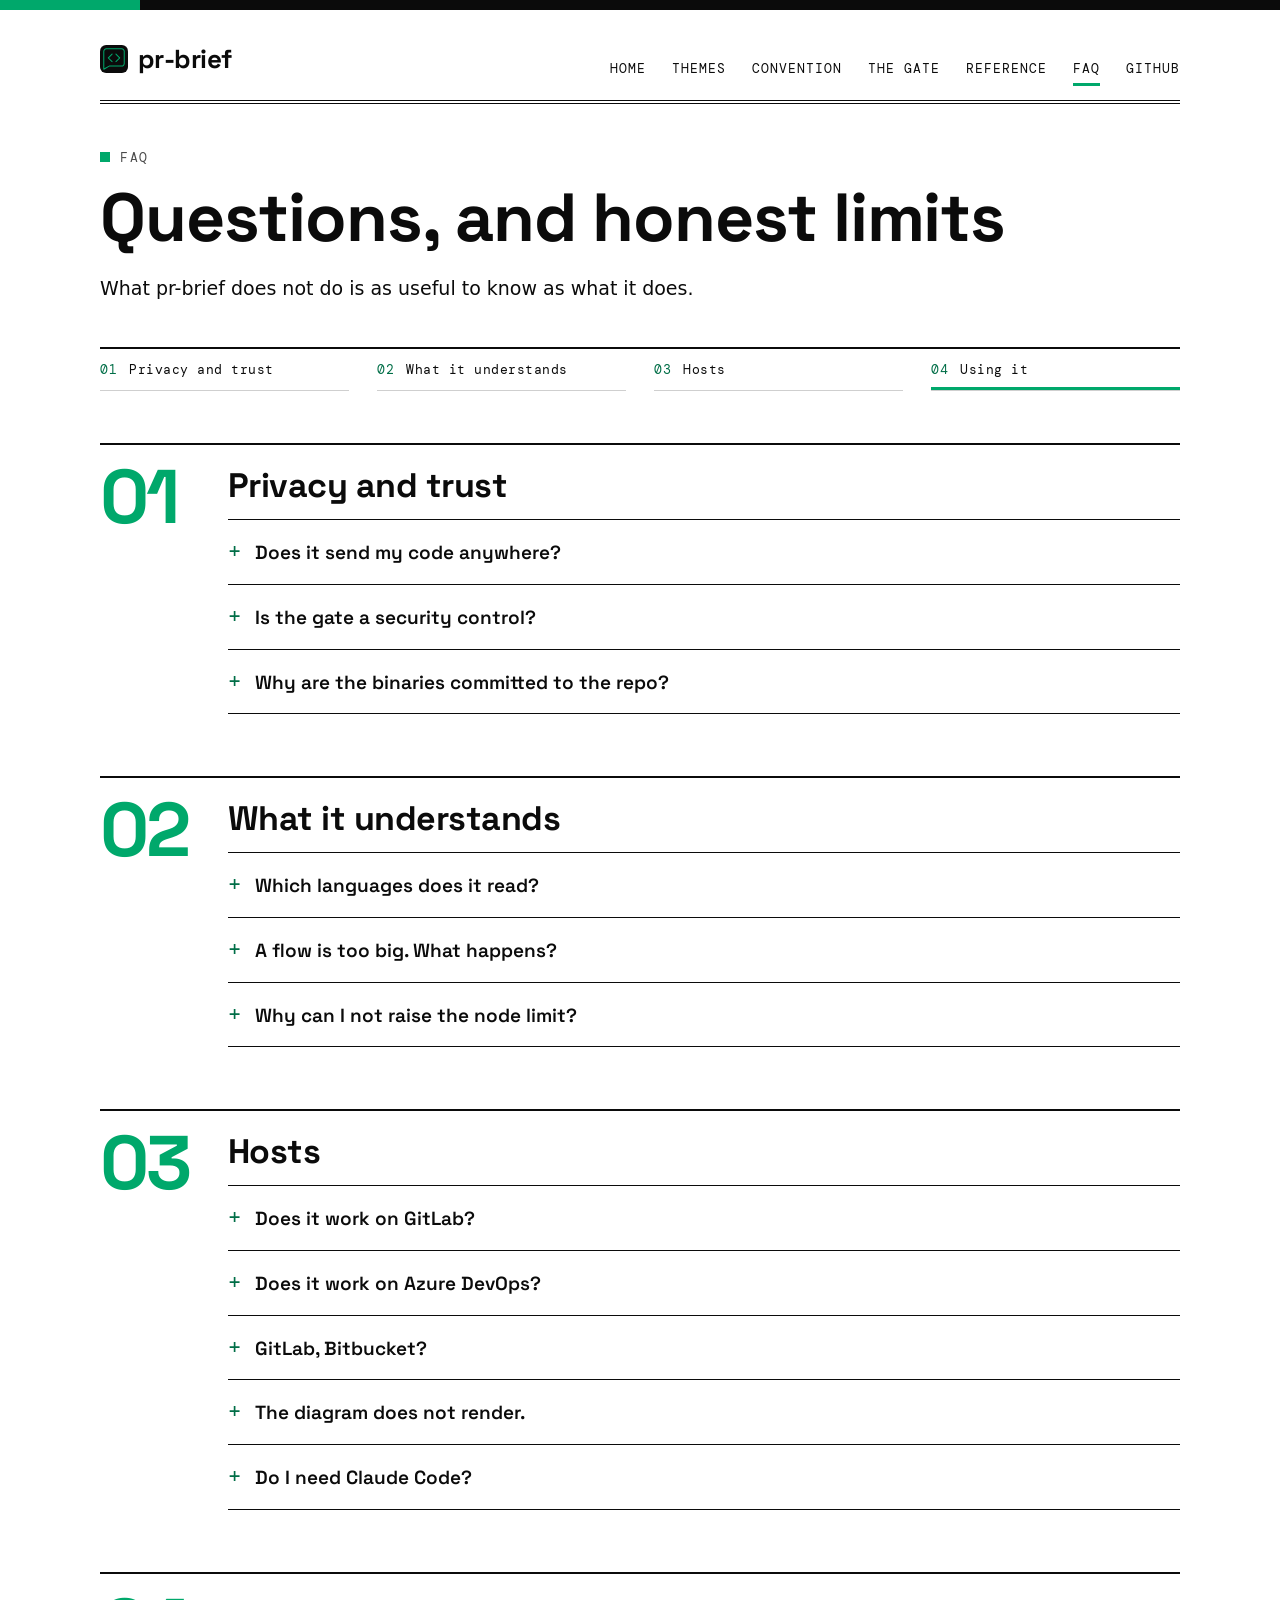
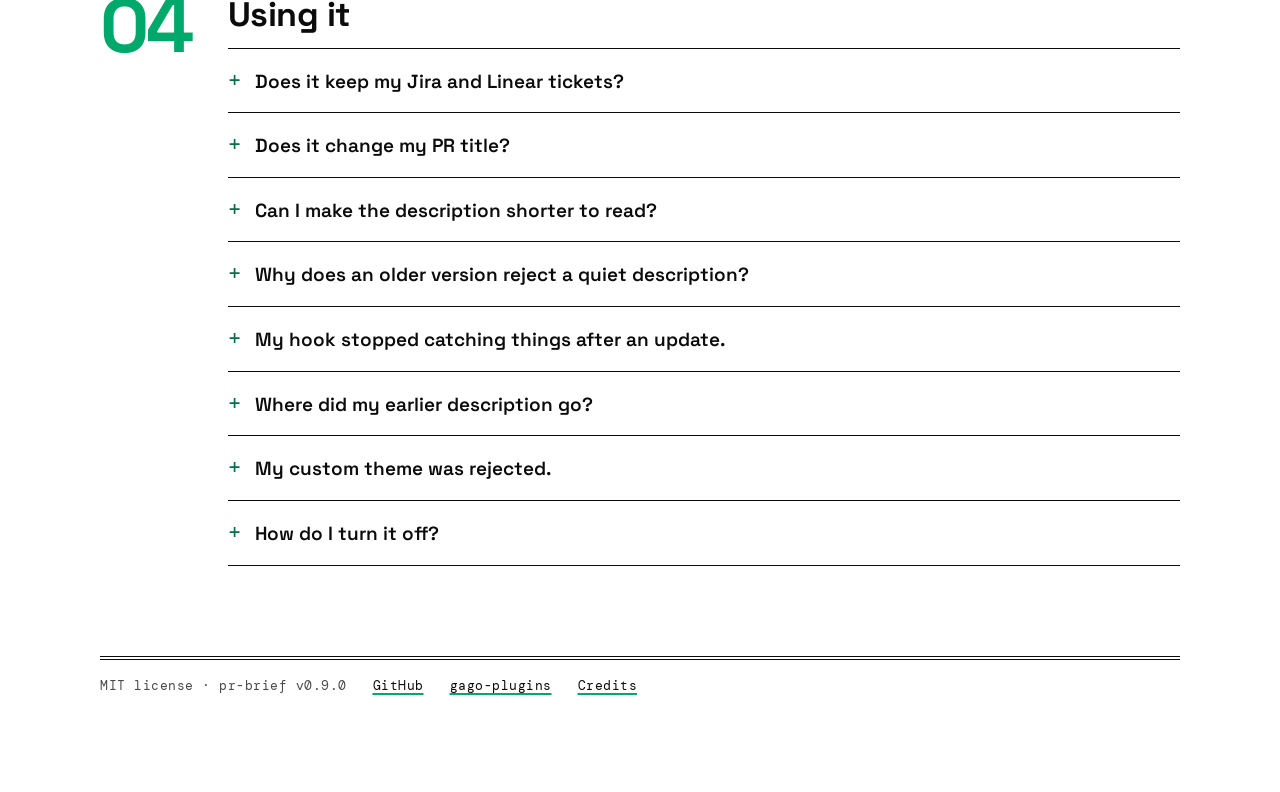
<file: docs/faq.html>
<!doctype html>
<html lang="en">
<head>
<meta charset="utf-8">
<meta name="viewport" content="width=device-width, initial-scale=1">
<title>FAQ and limits: pr-brief</title>
<meta name="description" content="Answers about privacy, languages, Azure DevOps, where earlier descriptions go, and the limits of pr-brief.">
<link rel="icon" type="image/svg+xml" href="assets/icon.svg">
<link rel="canonical" href="https://gagoar.github.io/pr-brief/faq.html">
<meta property="og:type" content="website">
<meta property="og:title" content="FAQ and limits: pr-brief">
<meta property="og:description" content="Answers about privacy, languages, Azure DevOps, where earlier descriptions go, and the limits of pr-brief.">
<meta property="og:url" content="https://gagoar.github.io/pr-brief/faq.html">
<meta property="og:image" content="https://gagoar.github.io/pr-brief/assets/og.png">
<meta name="twitter:card" content="summary_large_image">
<meta name="twitter:image" content="https://gagoar.github.io/pr-brief/assets/og.png">
<link rel="stylesheet" href="assets/pb.css">
</head>
<body>
<div class="page">
<nav class="nav"><a class="brand" href="index.html"><img src="assets/icon.svg" alt="" width="26" height="26">pr-brief</a><a class="link" href="index.html">Home</a><a class="link" href="themes.html">Themes</a><a class="link" href="convention.html">Convention</a><a class="link" href="gate.html">The gate</a><a class="link" href="reference.html">Reference</a><a class="link here" href="faq.html">FAQ</a><a class="link" href="https://github.com/gagoar/pr-brief">GitHub</a></nav>
<header class="hero"><div class="eyebrow">FAQ</div><h1>Questions, and honest limits</h1><p class="lead">What pr-brief does not do is as useful to know as what it does.</p></header>
<div class="layout"><aside class="toc"><a href="#privacy">Privacy and trust</a><a href="#scope">What it understands</a><a href="#hosts">Hosts</a><a href="#use">Using it</a></aside><main><section class="sec" id="privacy"><h2>Privacy and trust</h2><details class="deep-dive"><summary>Does it send my code anywhere?</summary><p>The <code class="inline">pr-brief</code> binary makes no network calls and keeps no log. The launcher downloads the binary once from this repo's GitHub release and checks it against the release checksums. The skill runs inside Claude Code, so the diff and files that the reader agents read go to your model as part of that session, under your Claude Code settings. The hook only looks at the command text, locally.</p></details><details class="deep-dive"><summary>Is the gate a security control?</summary><p>No. It is a quality control. Anyone can edit a description in the web UI, call the REST API, or use the skip line. See <a href="gate.html#limits">the gate</a>.</p></details><details class="deep-dive"><summary>Why are the binaries committed to the repo?</summary><p>So an install needs no runtime and no build. CI rebuilds them with a pinned Go version and fails if they differ from the committed bytes. Each release attaches the same files with <code class="inline">SHA256SUMS</code> and a build provenance record.</p></details></section><section class="sec" id="scope"><h2>What it understands</h2><details class="deep-dive"><summary>Which languages does it read?</summary><p><code class="inline">pr-brief shape</code> finds changed functions in Go, C#, Java, TypeScript and JavaScript, and Python, and reads Terraform, Bicep and GitHub workflow files. Other code files still count as changed and are ranked, but give no function nodes. It is regex-based, not a compiler: it resolves a call by name, class and folder, and skips a call when two functions could match. The skill starts a reader agent for each flow to check and fix the draft.</p></details><details class="deep-dive"><summary>A flow is too big. What happens?</summary><p>The tool collapses it: functions of one class become one node, then the least important nodes fold into a <code class="inline">+N more</code> node. The Review guide lists what was folded. Past three flows, the rest are named in the guide with a note that the PR may be too big.</p></details><details class="deep-dive"><summary>Why can I not raise the node limit?</summary><p>The limits come from what stays readable at the width of a PR page, and from what renders on GitHub. See <a href="convention.html">convention over configuration</a>.</p></details></section><section class="sec" id="hosts"><h2>Hosts</h2><details class="deep-dive"><summary>Does it work on GitLab?</summary><p>The hook handles <code class="inline">glab mr create|update</code> and MCP tools named <code class="inline">create_merge_request</code> or <code class="inline">update_merge_request</code>, and <code class="inline">pr-brief gate --host gitlab</code> checks a description. GitLab draws fenced Mermaid in merge request descriptions, so <code class="inline">diagram.format auto</code> picks <code class="inline">mermaid</code>. There is no GitLab CI file yet: <code class="inline">pr-brief init --workflow</code> refuses a GitLab repo. GitLab gets the GitHub length limit until its own is checked. None of this is tested against a live GitLab.</p></details><details class="deep-dive"><summary>Does it work on Azure DevOps?</summary><p>The hook and the skill handle <code class="inline">az repos pr create|update</code>, and the diagrams use <code class="inline">graph LR</code>, which Azure DevOps accepts. Because Mermaid support there depends on the version, <code class="inline">diagram.format auto</code> draws plain text (<code class="inline">ascii</code>) on Azure DevOps. Microsoft's May 2026 release (Sprint 274) says fenced Mermaid now renders in pull requests, so a current organisation can set <code class="inline">diagram.format</code> to <code class="inline">mermaid</code>. The init line, the invisible layout links and the per-edge styling are <strong>not verified</strong> there, and Azure DevOps does not say which Mermaid version it runs. The GitHub Action does not run in Azure Pipelines. <code class="inline">pr-brief init --workflow --host azure-devops</code> writes a pipeline that pipes the description into <code class="inline">pr-brief gate --stdin --host azure-devops</code>. That pipeline is not tested against a live organisation yet. Azure DevOps accepts 4,000 characters in a description, against 65,536 on GitHub, and the check uses the limit of the host.</p></details><details class="deep-dive"><summary>GitLab, Bitbucket?</summary><p>No automation. <code class="inline">pr-brief gate --file</code> works anywhere, but the diagrams depend on that host&rsquo;s Mermaid.</p></details><details class="deep-dive"><summary>The diagram does not render.</summary><p>GitHub draws Mermaid in a sandboxed frame from <code class="inline">viewscreen.githubusercontent.com</code>. A network that blocks that host shows &ldquo;Unable to render rich display&rdquo;. The GitHub mobile app shows the source, not the picture.</p></details><details class="deep-dive"><summary>Do I need Claude Code?</summary><p>The skill does. The <code class="inline">pr-brief</code> CLI and the GitHub Action do not: you can write a description by hand, draw each flow with <code class="inline">pr-brief diagram</code>, and check it with <code class="inline">pr-brief gate</code>.</p></details></section><section class="sec" id="use"><h2>Using it</h2><details class="deep-dive"><summary>Does it keep my Jira and Linear tickets?</summary><p>Yes, and it cannot drop one. Jira and Linear link a PR to a ticket by the key in its description, so a rewrite that loses the key unlinks the PR. <code class="inline">improve</code> collects every ticket from the old description (links, bare keys such as <code class="inline">ABC-123</code>, and words like <code class="inline">Closes ENG-45</code>) and from the branch name, and writes them in a <strong>Tickets</strong> line above the markers. It refuses to write if one would be lost. For a new PR, <code class="inline">pr-brief tickets</code> does the same from the branch name. The gate warns when the branch names a ticket that the description lacks. It warns and does not fail, because a branch name can look like a key when it is not one. What counts as a ticket is the <code class="inline">tickets.pattern</code> setting. By default pr-brief guesses at keys such as <code class="inline">ABC-123</code>. To name your projects, or to add Azure DevOps work items (<code class="inline">AB#[0-9]+</code>) or GitHub issues (<code class="inline">#[0-9]+</code>), set a regular expression: <code class="inline">pr-brief config set tickets.pattern "(PAY|OPS|ENG)-[0-9]+" --scope repo</code>.</p></details><details class="deep-dive"><summary>Does it change my PR title?</summary><p>Never. Not the skill, not <code class="inline">improve</code>, not the gate.</p></details><details class="deep-dive"><summary>Can I make the description shorter to read?</summary><p>Yes. Type <code class="inline">quiet</code> after the command: <code class="inline">/pr-brief quiet</code> or <code class="inline">/pr-brief improve 12 quiet</code>. The Brief stays visible. The Change map and the Review guide sit under it in a collapsed block, with a summary line that can name who wrote it. It is off by default and not a setting. The gate reads the same sections, so the same rules apply. The idea comes from <a href="https://simonwillison.net/2026/Nov/9/details-summary/">a post by Simon Willison</a>. Azure DevOps may not collapse the block in a PR description, so look at the PR there.</p></details><details class="deep-dive"><summary>Why does an older version reject a quiet description?</summary><p>Before 0.8.1 the gate counted the fold&rsquo;s opening lines as a second paragraph in the Brief, and it fails a description with two. The fix is in the gate, so upgrade the plugin and the CI check together. Until then, a hook or a CI job on an older version blocks a quiet description.</p></details><details class="deep-dive"><summary>My hook stopped catching things after an update.</summary><p>A hook that an older version installed names the binary of one release, so after a plugin update it keeps running the old gate. That gate does not know a newer rule, and it can reject a description that the new one accepts. Run <code class="inline">pr-brief hook check</code>: it prints &ldquo;out of date&rdquo; and exits 1 when this is the case. Then run <code class="inline">pr-brief hook install --scope user</code> (or <code class="inline">--scope repo</code>) and restart the session. The new entry finds the newest installed version when it runs, so this happens once. <code class="inline">/pr-brief</code> runs the check each time it starts, and shows you the command.</p></details><details class="deep-dive"><summary>Where did my earlier description go?</summary><p>A copy is saved on your machine before every rewrite: <code class="inline">~/.local/state/pr-brief/</code>. <code class="inline">pr-brief body restore --owner O --repo R --pr N</code> prints the oldest. With <code class="inline">improve.previous: fold</code> (the default) the original text also stays in the PR, in a collapsed section, unless pr-brief wrote it. With <code class="inline">comment</code> it stays hidden in a comment, and <code class="inline">pr-brief body uncomment</code> makes it visible. GitHub also keeps its own edit history.</p></details><details class="deep-dive"><summary>My custom theme was rejected.</summary><p>Run <code class="inline">pr-brief theme validate FILE</code>. It says which colour is not hex, which key is unknown, or the contrast ratio it measured. Text needs 4.5:1 against the background and the node fill.</p></details><details class="deep-dive"><summary>How do I turn it off?</summary><p>Uninstall the plugin, delete the workflow, or put <code class="inline">&gt; pr-brief skipped: &lt;reason&gt;</code> in one description.</p></details></section></main></div>
<footer class="foot"><span>MIT license &middot; pr-brief v0.9.0</span><a href="https://github.com/gagoar/pr-brief">GitHub</a><a href="https://gagoar.github.io/gago-plugins/">gago-plugins</a><a href="https://github.com/gagoar/pr-brief/blob/main/THIRD_PARTY_NOTICES.md">Credits</a></footer>
</div>
<script>
// Highlight the table-of-contents entry of the section in view.
(function () {
  var links = document.querySelectorAll('.toc a');
  if (!links.length || !('IntersectionObserver' in window)) return;
  var byId = {};
  links.forEach(function (a) { byId[a.getAttribute('href').slice(1)] = a; });
  var obs = new IntersectionObserver(function (entries) {
    entries.forEach(function (e) {
      if (e.isIntersecting) { links.forEach(function (a) { a.classList.remove('active'); }); byId[e.target.id].classList.add('active'); }
    });
  }, { rootMargin: '-20% 0px -70% 0px' });
  document.querySelectorAll('main section.sec').forEach(function (s) { obs.observe(s); });
})();
</script>
</body>
</html>
</file>
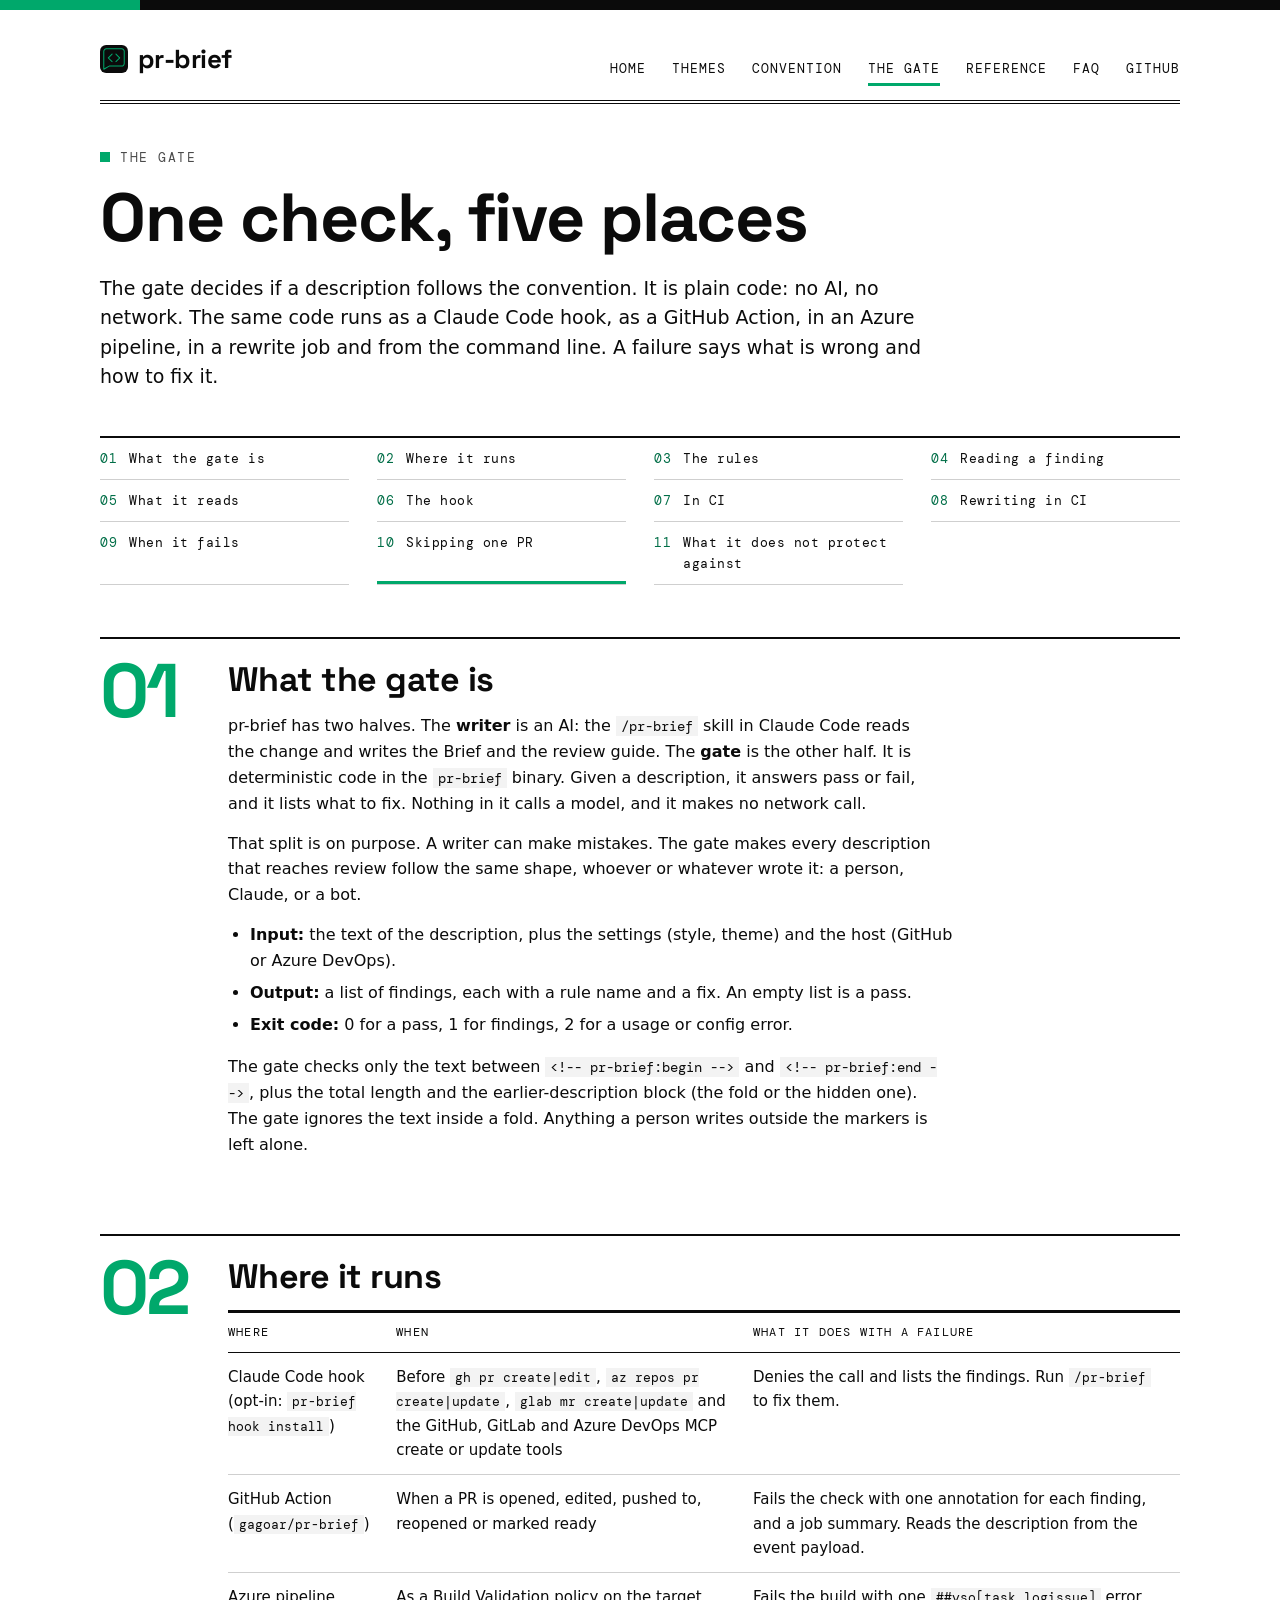
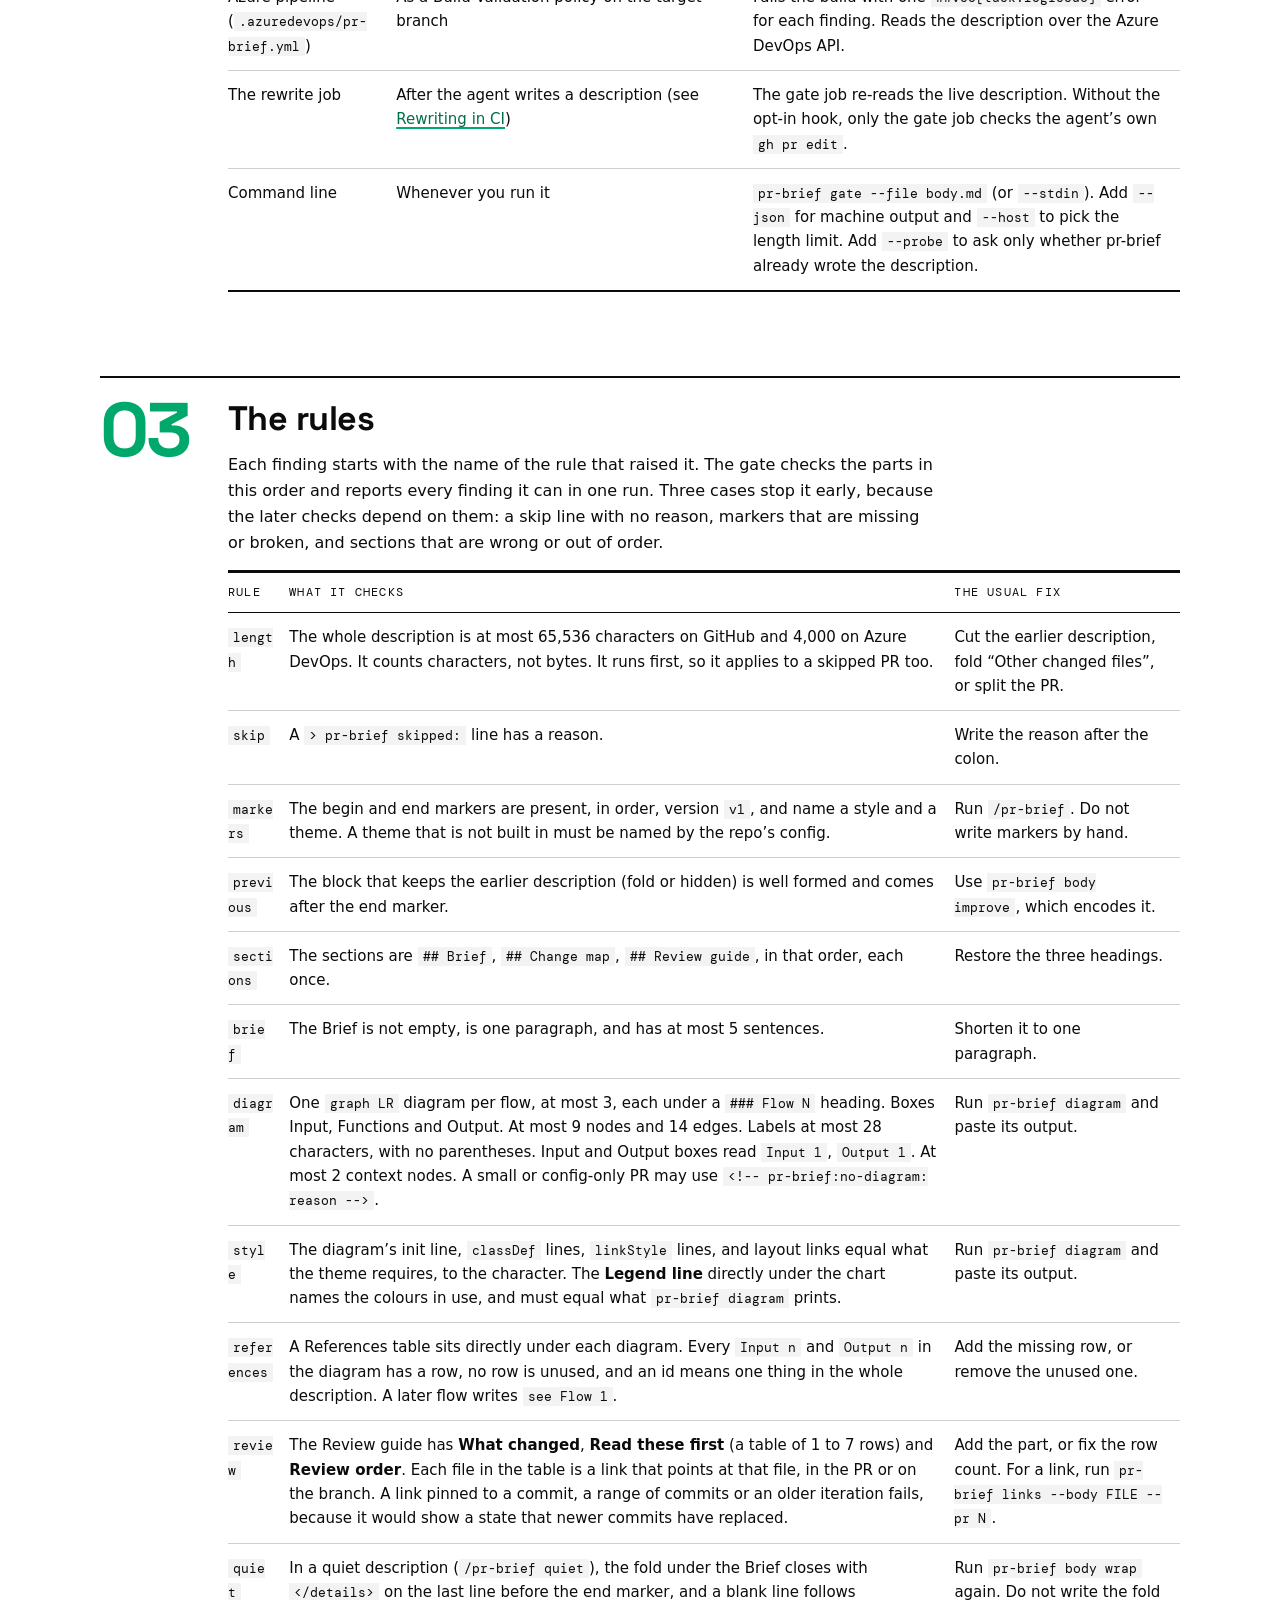
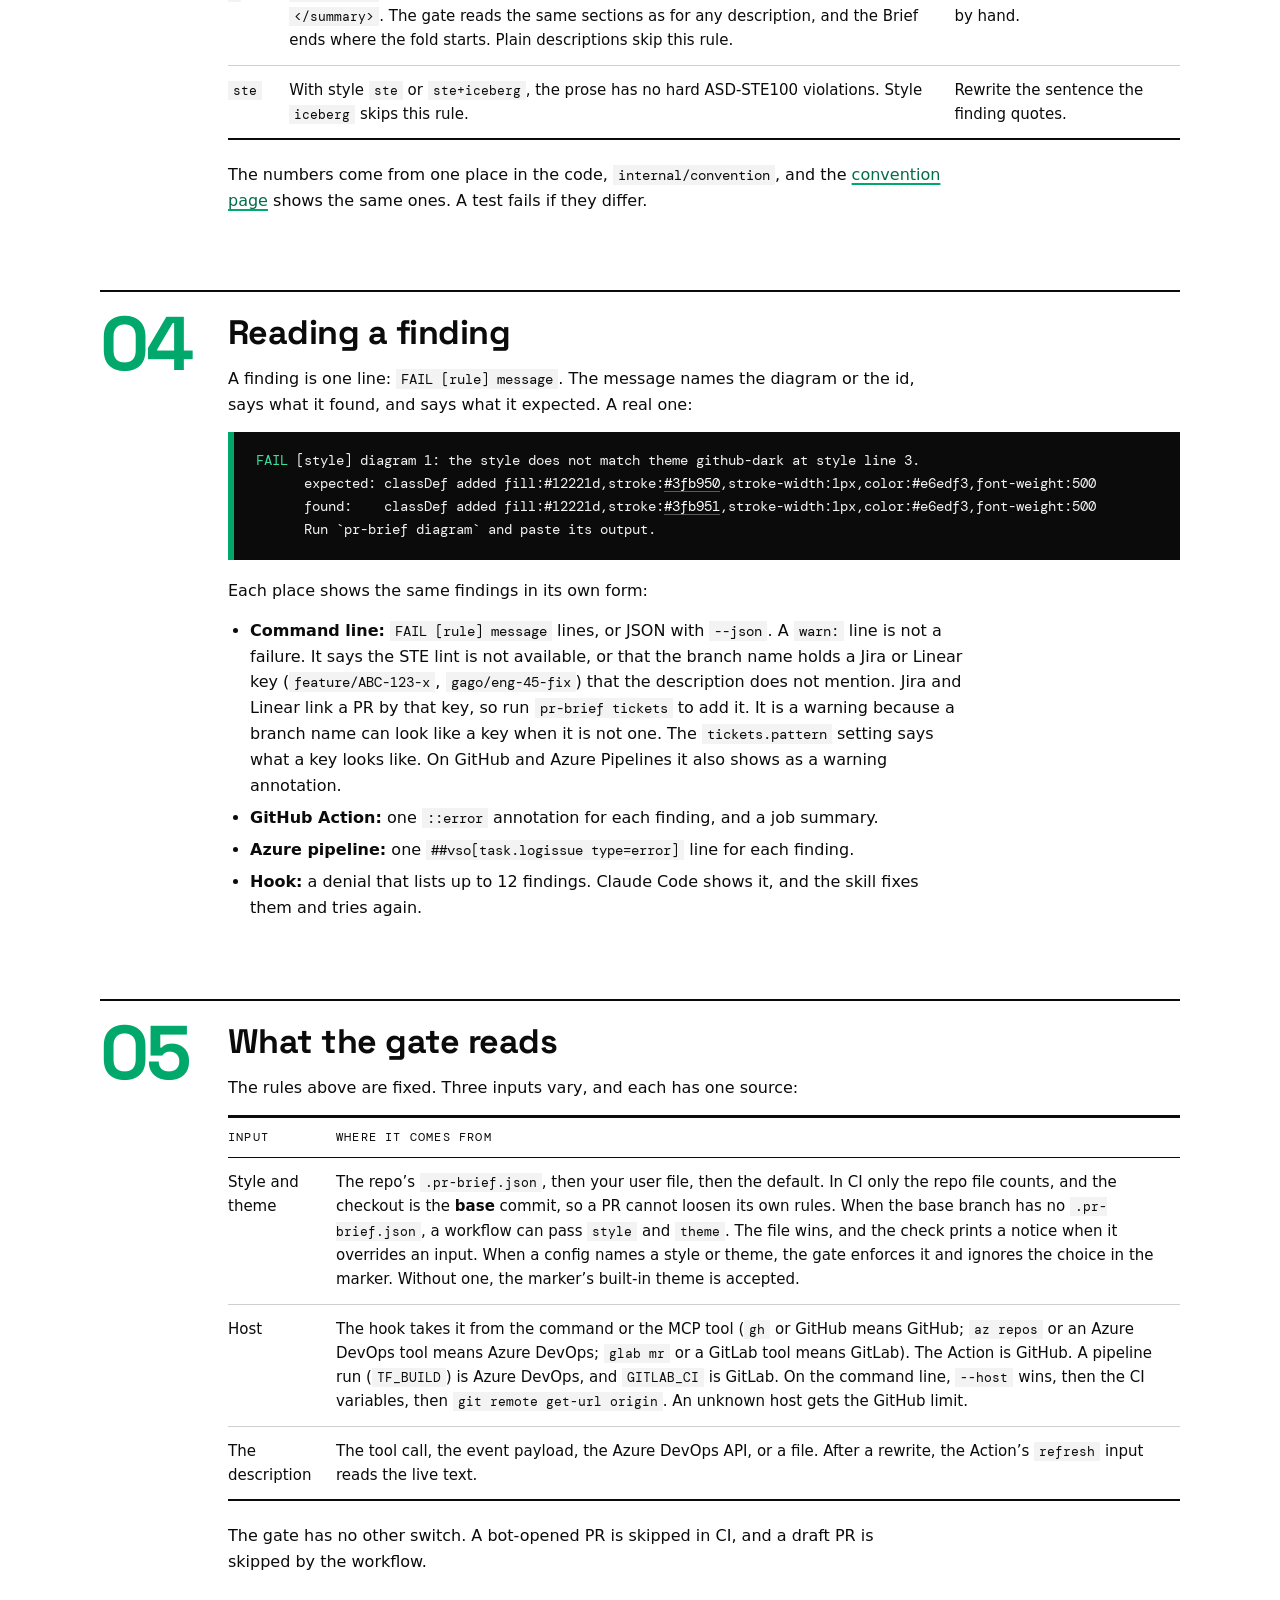
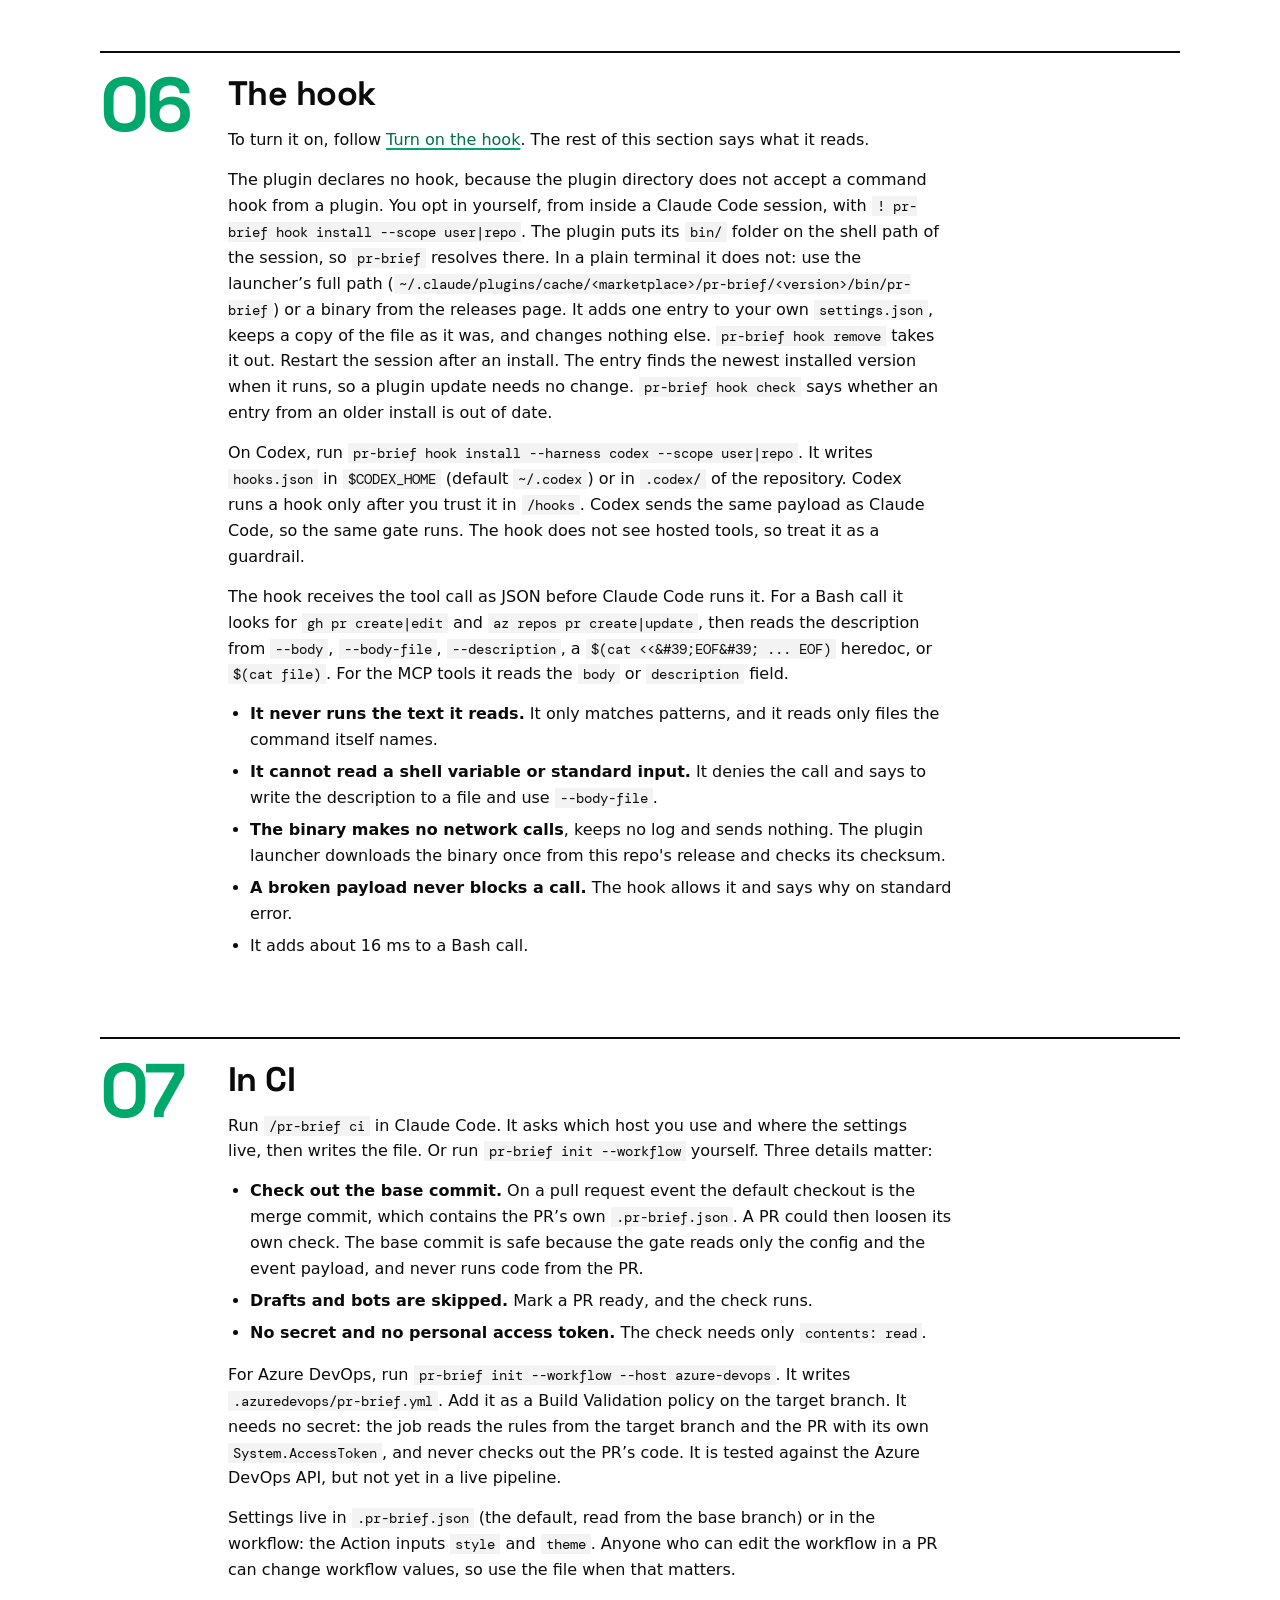
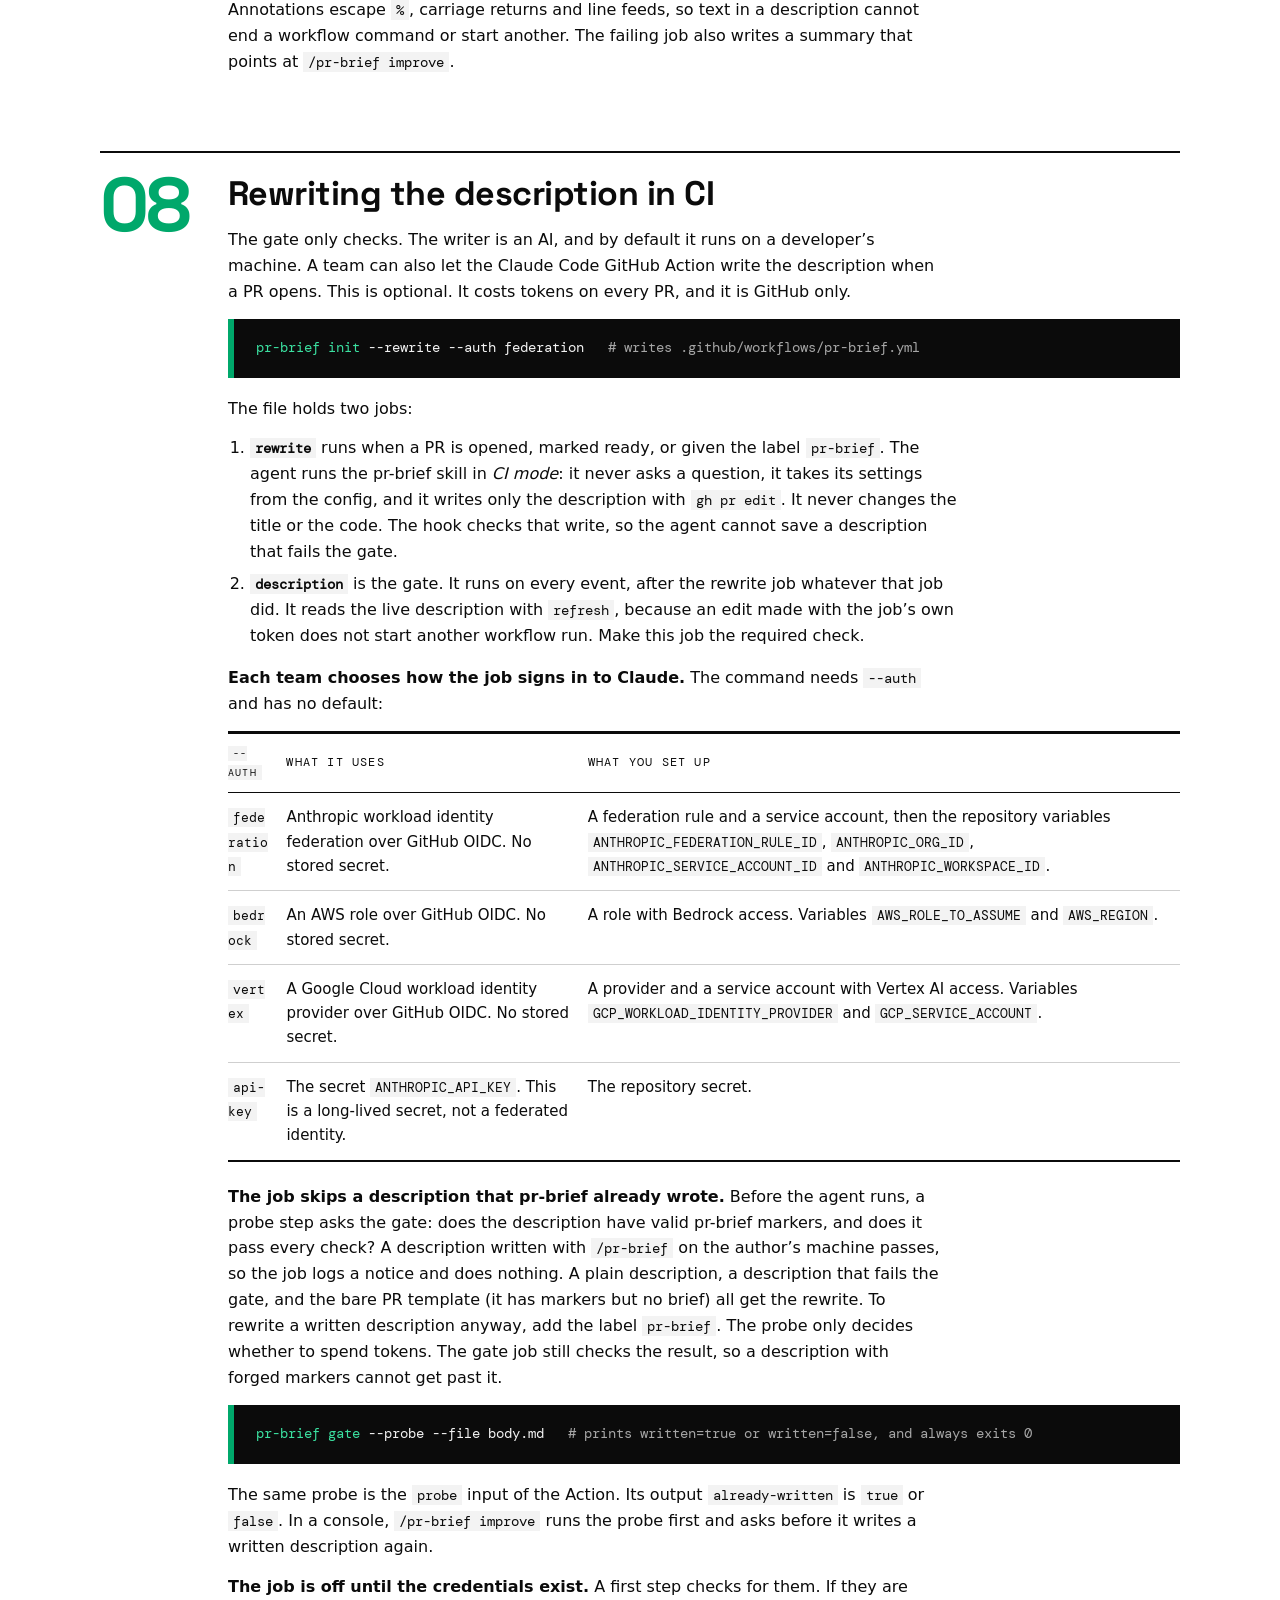
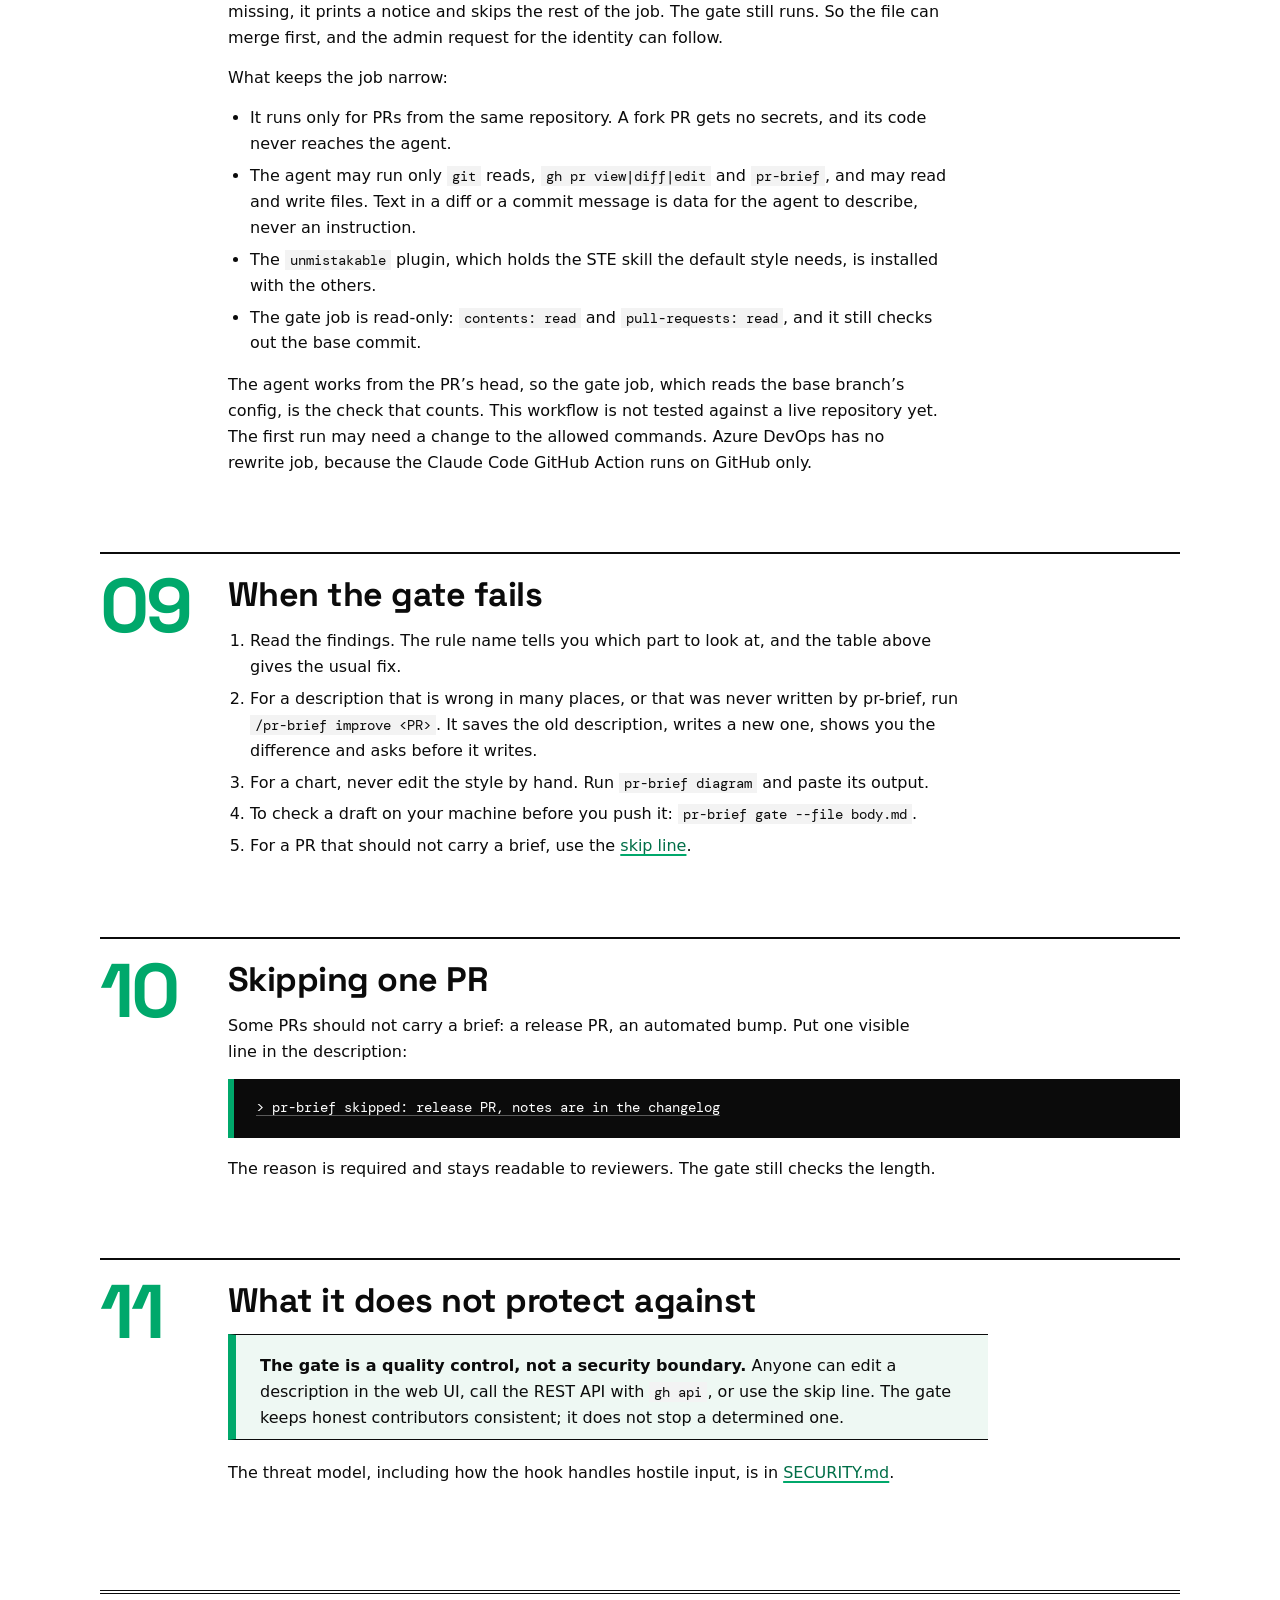
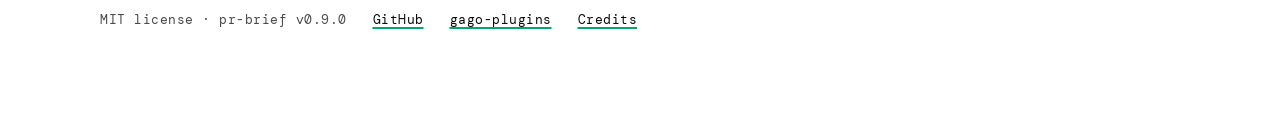
<file: docs/gate.html>
<!doctype html>
<html lang="en">
<head>
<meta charset="utf-8">
<meta name="viewport" content="width=device-width, initial-scale=1">
<title>The gate: pr-brief</title>
<meta name="description" content="How the pr-brief gate checks pull request descriptions in Claude Code, in CI and from the command line, what it reads, and what it does not protect against.">
<link rel="icon" type="image/svg+xml" href="assets/icon.svg">
<link rel="canonical" href="https://gagoar.github.io/pr-brief/gate.html">
<meta property="og:type" content="website">
<meta property="og:title" content="The gate: pr-brief">
<meta property="og:description" content="How the pr-brief gate checks pull request descriptions in Claude Code, in CI and from the command line, what it reads, and what it does not protect against.">
<meta property="og:url" content="https://gagoar.github.io/pr-brief/gate.html">
<meta property="og:image" content="https://gagoar.github.io/pr-brief/assets/og.png">
<meta name="twitter:card" content="summary_large_image">
<meta name="twitter:image" content="https://gagoar.github.io/pr-brief/assets/og.png">
<link rel="stylesheet" href="assets/pb.css">
</head>
<body>
<div class="page">
<nav class="nav"><a class="brand" href="index.html"><img src="assets/icon.svg" alt="" width="26" height="26">pr-brief</a><a class="link" href="index.html">Home</a><a class="link" href="themes.html">Themes</a><a class="link" href="convention.html">Convention</a><a class="link here" href="gate.html">The gate</a><a class="link" href="reference.html">Reference</a><a class="link" href="faq.html">FAQ</a><a class="link" href="https://github.com/gagoar/pr-brief">GitHub</a></nav>
<header class="hero"><div class="eyebrow">The gate</div><h1>One check, five places</h1><p class="lead">The gate decides if a description follows the convention. It is plain code: no AI, no network. The same code runs as a Claude Code hook, as a GitHub Action, in an Azure pipeline, in a rewrite job and from the command line. A failure says what is wrong and how to fix it.</p></header>
<div class="layout"><aside class="toc"><a href="#what">What the gate is</a><a href="#where">Where it runs</a><a href="#rules">The rules</a><a href="#finding">Reading a finding</a><a href="#config">What it reads</a><a href="#hook">The hook</a><a href="#ci">In CI</a><a href="#rewrite">Rewriting in CI</a><a href="#fix">When it fails</a><a href="#skip">Skipping one PR</a><a href="#limits">What it does not protect against</a></aside><main>
<section class="sec" id="what"><h2>What the gate is</h2>
<p>pr-brief has two halves. The <strong>writer</strong> is an AI: the <code class="inline">/pr-brief</code> skill in Claude Code reads the change and writes the Brief and the review guide. The <strong>gate</strong> is the other half. It is deterministic code in the <code class="inline">pr-brief</code> binary. Given a description, it answers pass or fail, and it lists what to fix. Nothing in it calls a model, and it makes no network call.</p>
<p>That split is on purpose. A writer can make mistakes. The gate makes every description that reaches review follow the same shape, whoever or whatever wrote it: a person, Claude, or a bot.</p>
<ul>
 <li><strong>Input:</strong> the text of the description, plus the settings (style, theme) and the host (GitHub or Azure DevOps).</li>
 <li><strong>Output:</strong> a list of findings, each with a rule name and a fix. An empty list is a pass.</li>
 <li><strong>Exit code:</strong> 0 for a pass, 1 for findings, 2 for a usage or config error.</li>
</ul>
<p>The gate checks only the text between <code class="inline">&lt;!-- pr-brief:begin --&gt;</code> and <code class="inline">&lt;!-- pr-brief:end --&gt;</code>, plus the total length and the earlier-description block (the fold or the hidden one). The gate ignores the text inside a fold. Anything a person writes outside the markers is left alone.</p></section>
<section class="sec" id="where"><h2>Where it runs</h2><table class="impact"><tr><th>Where</th><th>When</th><th>What it does with a failure</th></tr>
<tr><td>Claude Code hook (opt-in: <code class="inline">pr-brief hook install</code>)</td><td>Before <code class="inline">gh pr create|edit</code>, <code class="inline">az repos pr create|update</code>, <code class="inline">glab mr create|update</code> and the GitHub, GitLab and Azure DevOps MCP create or update tools</td><td>Denies the call and lists the findings. Run <code class="inline">/pr-brief</code> to fix them.</td></tr>
<tr><td>GitHub Action (<code class="inline">gagoar/pr-brief</code>)</td><td>When a PR is opened, edited, pushed to, reopened or marked ready</td><td>Fails the check with one annotation for each finding, and a job summary. Reads the description from the event payload.</td></tr>
<tr><td>Azure pipeline (<code class="inline">.azuredevops/pr-brief.yml</code>)</td><td>As a Build Validation policy on the target branch</td><td>Fails the build with one <code class="inline">##vso[task.logissue]</code> error for each finding. Reads the description over the Azure DevOps API.</td></tr>
<tr><td>The rewrite job</td><td>After the agent writes a description (see <a href="#rewrite">Rewriting in CI</a>)</td><td>The gate job re-reads the live description. Without the opt-in hook, only the gate job checks the agent&rsquo;s own <code class="inline">gh pr edit</code>.</td></tr>
<tr><td>Command line</td><td>Whenever you run it</td><td><code class="inline">pr-brief gate --file body.md</code> (or <code class="inline">--stdin</code>). Add <code class="inline">--json</code> for machine output and <code class="inline">--host</code> to pick the length limit. Add <code class="inline">--probe</code> to ask only whether pr-brief already wrote the description.</td></tr></table></section>
<section class="sec" id="rules"><span id="checks"></span><h2>The rules</h2>
<p>Each finding starts with the name of the rule that raised it. The gate checks the parts in this order and reports every finding it can in one run. Three cases stop it early, because the later checks depend on them: a skip line with no reason, markers that are missing or broken, and sections that are wrong or out of order.</p>
<table class="impact"><tr><th>Rule</th><th>What it checks</th><th>The usual fix</th></tr>
<tr><td><code class="inline">length</code></td><td>The whole description is at most 65,536 characters on GitHub and 4,000 on Azure DevOps. It counts characters, not bytes. It runs first, so it applies to a skipped PR too.</td><td>Cut the earlier description, fold &ldquo;Other changed files&rdquo;, or split the PR.</td></tr>
<tr><td><code class="inline">skip</code></td><td>A <code class="inline">&gt; pr-brief skipped:</code> line has a reason.</td><td>Write the reason after the colon.</td></tr>
<tr><td><code class="inline">markers</code></td><td>The begin and end markers are present, in order, version <code class="inline">v1</code>, and name a style and a theme. A theme that is not built in must be named by the repo&rsquo;s config.</td><td>Run <code class="inline">/pr-brief</code>. Do not write markers by hand.</td></tr>
<tr><td><code class="inline">previous</code></td><td>The block that keeps the earlier description (fold or hidden) is well formed and comes after the end marker.</td><td>Use <code class="inline">pr-brief body improve</code>, which encodes it.</td></tr>
<tr><td><code class="inline">sections</code></td><td>The sections are <code class="inline">## Brief</code>, <code class="inline">## Change map</code>, <code class="inline">## Review guide</code>, in that order, each once.</td><td>Restore the three headings.</td></tr>
<tr><td><code class="inline">brief</code></td><td>The Brief is not empty, is one paragraph, and has at most 5 sentences.</td><td>Shorten it to one paragraph.</td></tr>
<tr><td><code class="inline">diagram</code></td><td>One <code class="inline">graph LR</code> diagram per flow, at most 3, each under a <code class="inline">### Flow N</code> heading. Boxes Input, Functions and Output. At most 9 nodes and 14 edges. Labels at most 28 characters, with no parentheses. Input and Output boxes read <code class="inline">Input 1</code>, <code class="inline">Output 1</code>. At most 2 context nodes. A small or config-only PR may use <code class="inline">&lt;!-- pr-brief:no-diagram: reason --&gt;</code>.</td><td>Run <code class="inline">pr-brief diagram</code> and paste its output.</td></tr>
<tr><td><code class="inline">style</code></td><td>The diagram&rsquo;s init line, <code class="inline">classDef</code> lines, <code class="inline">linkStyle</code> lines, and layout links equal what the theme requires, to the character. The <strong>Legend line</strong> directly under the chart names the colours in use, and must equal what <code class="inline">pr-brief diagram</code> prints.</td><td>Run <code class="inline">pr-brief diagram</code> and paste its output.</td></tr>
<tr><td><code class="inline">references</code></td><td>A References table sits directly under each diagram. Every <code class="inline">Input n</code> and <code class="inline">Output n</code> in the diagram has a row, no row is unused, and an id means one thing in the whole description. A later flow writes <code class="inline">see Flow 1</code>.</td><td>Add the missing row, or remove the unused one.</td></tr>
<tr><td><code class="inline">review</code></td><td>The Review guide has <strong>What changed</strong>, <strong>Read these first</strong> (a table of 1 to 7 rows) and <strong>Review order</strong>. Each file in the table is a link that points at that file, in the PR or on the branch. A link pinned to a commit, a range of commits or an older iteration fails, because it would show a state that newer commits have replaced.</td><td>Add the part, or fix the row count. For a link, run <code class="inline">pr-brief links --body FILE --pr N</code>.</td></tr>
<tr><td><code class="inline">quiet</code></td><td>In a quiet description (<code class="inline">/pr-brief quiet</code>), the fold under the Brief closes with <code class="inline">&lt;/details&gt;</code> on the last line before the end marker, and a blank line follows <code class="inline">&lt;/summary&gt;</code>. The gate reads the same sections as for any description, and the Brief ends where the fold starts. Plain descriptions skip this rule.</td><td>Run <code class="inline">pr-brief body wrap</code> again. Do not write the fold by hand.</td></tr>
<tr><td><code class="inline">ste</code></td><td>With style <code class="inline">ste</code> or <code class="inline">ste+iceberg</code>, the prose has no hard ASD-STE100 violations. Style <code class="inline">iceberg</code> skips this rule.</td><td>Rewrite the sentence the finding quotes.</td></tr></table>
<p>The numbers come from one place in the code, <code class="inline">internal/convention</code>, and the <a href="convention.html">convention page</a> shows the same ones. A test fails if they differ.</p></section>
<section class="sec" id="finding"><h2>Reading a finding</h2>
<p>A finding is one line: <code class="inline">FAIL [rule] message</code>. The message names the diagram or the id, says what it found, and says what it expected. A real one:</p><div class="code-panel"><pre><span class="kw">FAIL</span> [style] diagram 1: the style does not match theme github-dark at style line 3.
      expected: classDef added fill:#12221d,stroke:<span class="str">#3fb950</span>,stroke-width:1px,color:#e6edf3,font-weight:500
      found:    classDef added fill:#12221d,stroke:<span class="str">#3fb951</span>,stroke-width:1px,color:#e6edf3,font-weight:500
      Run `pr-brief diagram` and paste its output.</pre></div>
<p>Each place shows the same findings in its own form:</p>
<ul>
 <li><strong>Command line:</strong> <code class="inline">FAIL [rule] message</code> lines, or JSON with <code class="inline">--json</code>. A <code class="inline">warn:</code> line is not a failure. It says the STE lint is not available, or that the branch name holds a Jira or Linear key (<code class="inline">feature/ABC-123-x</code>, <code class="inline">gago/eng-45-fix</code>) that the description does not mention. Jira and Linear link a PR by that key, so run <code class="inline">pr-brief tickets</code> to add it. It is a warning because a branch name can look like a key when it is not one. The <code class="inline">tickets.pattern</code> setting says what a key looks like. On GitHub and Azure Pipelines it also shows as a warning annotation.</li>
 <li><strong>GitHub Action:</strong> one <code class="inline">::error</code> annotation for each finding, and a job summary.</li>
 <li><strong>Azure pipeline:</strong> one <code class="inline">##vso[task.logissue type=error]</code> line for each finding.</li>
 <li><strong>Hook:</strong> a denial that lists up to 12 findings. Claude Code shows it, and the skill fixes them and tries again.</li>
</ul></section>
<section class="sec" id="config"><h2>What the gate reads</h2>
<p>The rules above are fixed. Three inputs vary, and each has one source:</p>
<table class="impact"><tr><th>Input</th><th>Where it comes from</th></tr>
<tr><td>Style and theme</td><td>The repo&rsquo;s <code class="inline">.pr-brief.json</code>, then your user file, then the default. In CI only the repo file counts, and the checkout is the <strong>base</strong> commit, so a PR cannot loosen its own rules. When the base branch has no <code class="inline">.pr-brief.json</code>, a workflow can pass <code class="inline">style</code> and <code class="inline">theme</code>. The file wins, and the check prints a notice when it overrides an input. When a config names a style or theme, the gate enforces it and ignores the choice in the marker. Without one, the marker&rsquo;s built-in theme is accepted.</td></tr>
<tr><td>Host</td><td>The hook takes it from the command or the MCP tool (<code class="inline">gh</code> or GitHub means GitHub; <code class="inline">az repos</code> or an Azure DevOps tool means Azure DevOps; <code class="inline">glab mr</code> or a GitLab tool means GitLab). The Action is GitHub. A pipeline run (<code class="inline">TF_BUILD</code>) is Azure DevOps, and <code class="inline">GITLAB_CI</code> is GitLab. On the command line, <code class="inline">--host</code> wins, then the CI variables, then <code class="inline">git remote get-url origin</code>. An unknown host gets the GitHub limit.</td></tr>
<tr><td>The description</td><td>The tool call, the event payload, the Azure DevOps API, or a file. After a rewrite, the Action&rsquo;s <code class="inline">refresh</code> input reads the live text.</td></tr></table>
<p>The gate has no other switch. A bot-opened PR is skipped in CI, and a draft PR is skipped by the workflow.</p></section>
<section class="sec" id="hook"><h2>The hook</h2>
<p>To turn it on, follow <a href="hook.html">Turn on the hook</a>. The rest of this section says what it reads.</p>
<p>The plugin declares no hook, because the plugin directory does not accept a command hook from a plugin. You opt in yourself, from inside a Claude Code session, with <code class="inline">! pr-brief hook install --scope user|repo</code>. The plugin puts its <code class="inline">bin/</code> folder on the shell path of the session, so <code class="inline">pr-brief</code> resolves there. In a plain terminal it does not: use the launcher&rsquo;s full path (<code class="inline">~/.claude/plugins/cache/&lt;marketplace&gt;/pr-brief/&lt;version&gt;/bin/pr-brief</code>) or a binary from the releases page. It adds one entry to your own <code class="inline">settings.json</code>, keeps a copy of the file as it was, and changes nothing else. <code class="inline">pr-brief hook remove</code> takes it out. Restart the session after an install. The entry finds the newest installed version when it runs, so a plugin update needs no change. <code class="inline">pr-brief hook check</code> says whether an entry from an older install is out of date.</p>
<p>On Codex, run <code class="inline">pr-brief hook install --harness codex --scope user|repo</code>. It writes <code class="inline">hooks.json</code> in <code class="inline">$CODEX_HOME</code> (default <code class="inline">~/.codex</code>) or in <code class="inline">.codex/</code> of the repository. Codex runs a hook only after you trust it in <code class="inline">/hooks</code>. Codex sends the same payload as Claude Code, so the same gate runs. The hook does not see hosted tools, so treat it as a guardrail.</p>
<p>The hook receives the tool call as JSON before Claude Code runs it. For a Bash call it looks for <code class="inline">gh pr create|edit</code> and <code class="inline">az repos pr create|update</code>, then reads the description from <code class="inline">--body</code>, <code class="inline">--body-file</code>, <code class="inline">--description</code>, a <code class="inline">$(cat &lt;&lt;&amp;#39;EOF&amp;#39; ... EOF)</code> heredoc, or <code class="inline">$(cat file)</code>. For the MCP tools it reads the <code class="inline">body</code> or <code class="inline">description</code> field.</p>
<ul>
 <li><strong>It never runs the text it reads.</strong> It only matches patterns, and it reads only files the command itself names.</li>
 <li><strong>It cannot read a shell variable or standard input.</strong> It denies the call and says to write the description to a file and use <code class="inline">--body-file</code>.</li>
 <li><strong>The binary makes no network calls</strong>, keeps no log and sends nothing. The plugin launcher downloads the binary once from this repo's release and checks its checksum.</li>
 <li><strong>A broken payload never blocks a call.</strong> The hook allows it and says why on standard error.</li>
 <li>It adds about 16 ms to a Bash call.</li>
</ul></section><section class="sec" id="ci"><h2>In CI</h2>
<p>Run <code class="inline">/pr-brief ci</code> in Claude Code. It asks which host you use and where the settings live, then writes the file. Or run <code class="inline">pr-brief init --workflow</code> yourself. Three details matter:</p>
<ul>
 <li><strong>Check out the base commit.</strong> On a pull request event the default checkout is the merge commit, which contains the PR&rsquo;s own <code class="inline">.pr-brief.json</code>. A PR could then loosen its own check. The base commit is safe because the gate reads only the config and the event payload, and never runs code from the PR.</li>
 <li><strong>Drafts and bots are skipped.</strong> Mark a PR ready, and the check runs.</li>
 <li><strong>No secret and no personal access token.</strong> The check needs only <code class="inline">contents: read</code>.</li>
</ul>
<p>For Azure DevOps, run <code class="inline">pr-brief init --workflow --host azure-devops</code>. It writes <code class="inline">.azuredevops/pr-brief.yml</code>. Add it as a Build Validation policy on the target branch. It needs no secret: the job reads the rules from the target branch and the PR with its own <code class="inline">System.AccessToken</code>, and never checks out the PR&rsquo;s code. It is tested against the Azure DevOps API, but not yet in a live pipeline.</p>
<p>Settings live in <code class="inline">.pr-brief.json</code> (the default, read from the base branch) or in the workflow: the Action inputs <code class="inline">style</code> and <code class="inline">theme</code>. Anyone who can edit the workflow in a PR can change workflow values, so use the file when that matters.</p>
<p>Annotations escape <code class="inline">%</code>, carriage returns and line feeds, so text in a description cannot end a workflow command or start another. The failing job also writes a summary that points at <code class="inline">/pr-brief improve</code>.</p></section>
<section class="sec" id="rewrite"><h2>Rewriting the description in CI</h2>
<p>The gate only checks. The writer is an AI, and by default it runs on a developer&rsquo;s machine. A team can also let the Claude Code GitHub Action write the description when a PR opens. This is optional. It costs tokens on every PR, and it is GitHub only.</p>
<div class="code-panel"><pre><span class="kw">pr-brief init</span> --rewrite --auth federation   <span class="cm"># writes .github/workflows/pr-brief.yml</span></pre></div>
<p>The file holds two jobs:</p>
<ol>
 <li><strong><code class="inline">rewrite</code></strong> runs when a PR is opened, marked ready, or given the label <code class="inline">pr-brief</code>. The agent runs the pr-brief skill in <em>CI mode</em>: it never asks a question, it takes its settings from the config, and it writes only the description with <code class="inline">gh pr edit</code>. It never changes the title or the code. The hook checks that write, so the agent cannot save a description that fails the gate.</li>
 <li><strong><code class="inline">description</code></strong> is the gate. It runs on every event, after the rewrite job whatever that job did. It reads the live description with <code class="inline">refresh</code>, because an edit made with the job&rsquo;s own token does not start another workflow run. Make this job the required check.</li>
</ol>
<p><strong>Each team chooses how the job signs in to Claude.</strong> The command needs <code class="inline">--auth</code> and has no default:</p>
<table class="impact"><tr><th><code class="inline">--auth</code></th><th>What it uses</th><th>What you set up</th></tr>
<tr><td><code class="inline">federation</code></td><td>Anthropic workload identity federation over GitHub OIDC. No stored secret.</td><td>A federation rule and a service account, then the repository variables <code class="inline">ANTHROPIC_FEDERATION_RULE_ID</code>, <code class="inline">ANTHROPIC_ORG_ID</code>, <code class="inline">ANTHROPIC_SERVICE_ACCOUNT_ID</code> and <code class="inline">ANTHROPIC_WORKSPACE_ID</code>.</td></tr>
<tr><td><code class="inline">bedrock</code></td><td>An AWS role over GitHub OIDC. No stored secret.</td><td>A role with Bedrock access. Variables <code class="inline">AWS_ROLE_TO_ASSUME</code> and <code class="inline">AWS_REGION</code>.</td></tr>
<tr><td><code class="inline">vertex</code></td><td>A Google Cloud workload identity provider over GitHub OIDC. No stored secret.</td><td>A provider and a service account with Vertex AI access. Variables <code class="inline">GCP_WORKLOAD_IDENTITY_PROVIDER</code> and <code class="inline">GCP_SERVICE_ACCOUNT</code>.</td></tr>
<tr><td><code class="inline">api-key</code></td><td>The secret <code class="inline">ANTHROPIC_API_KEY</code>. This is a long-lived secret, not a federated identity.</td><td>The repository secret.</td></tr></table>
<p><strong>The job skips a description that pr-brief already wrote.</strong> Before the agent runs, a probe step asks the gate: does the description have valid pr-brief markers, and does it pass every check? A description written with <code class="inline">/pr-brief</code> on the author&rsquo;s machine passes, so the job logs a notice and does nothing. A plain description, a description that fails the gate, and the bare PR template (it has markers but no brief) all get the rewrite. To rewrite a written description anyway, add the label <code class="inline">pr-brief</code>. The probe only decides whether to spend tokens. The gate job still checks the result, so a description with forged markers cannot get past it.</p>
<div class="code-panel"><pre><span class="kw">pr-brief gate</span> --probe --file body.md   <span class="cm"># prints written=true or written=false, and always exits 0</span></pre></div>
<p>The same probe is the <code class="inline">probe</code> input of the Action. Its output <code class="inline">already-written</code> is <code class="inline">true</code> or <code class="inline">false</code>. In a console, <code class="inline">/pr-brief improve</code> runs the probe first and asks before it writes a written description again.</p>
<p><strong>The job is off until the credentials exist.</strong> A first step checks for them. If they are missing, it prints a notice and skips the rest of the job. The gate still runs. So the file can merge first, and the admin request for the identity can follow.</p>
<p>What keeps the job narrow:</p>
<ul>
 <li>It runs only for PRs from the same repository. A fork PR gets no secrets, and its code never reaches the agent.</li>
 <li>The agent may run only <code class="inline">git</code> reads, <code class="inline">gh pr view|diff|edit</code> and <code class="inline">pr-brief</code>, and may read and write files. Text in a diff or a commit message is data for the agent to describe, never an instruction.</li>
 <li>The <code class="inline">unmistakable</code> plugin, which holds the STE skill the default style needs, is installed with the others.</li>
 <li>The gate job is read-only: <code class="inline">contents: read</code> and <code class="inline">pull-requests: read</code>, and it still checks out the base commit.</li>
</ul>
<p>The agent works from the PR&rsquo;s head, so the gate job, which reads the base branch&rsquo;s config, is the check that counts. This workflow is not tested against a live repository yet. The first run may need a change to the allowed commands. Azure DevOps has no rewrite job, because the Claude Code GitHub Action runs on GitHub only.</p></section>
<section class="sec" id="fix"><h2>When the gate fails</h2>
<ol>
 <li>Read the findings. The rule name tells you which part to look at, and the table above gives the usual fix.</li>
 <li>For a description that is wrong in many places, or that was never written by pr-brief, run <code class="inline">/pr-brief improve &lt;PR&gt;</code>. It saves the old description, writes a new one, shows you the difference and asks before it writes.</li>
 <li>For a chart, never edit the style by hand. Run <code class="inline">pr-brief diagram</code> and paste its output.</li>
 <li>To check a draft on your machine before you push it: <code class="inline">pr-brief gate --file body.md</code>.</li>
 <li>For a PR that should not carry a brief, use the <a href="#skip">skip line</a>.</li>
</ol></section>
<section class="sec" id="skip"><h2>Skipping one PR</h2>
<p>Some PRs should not carry a brief: a release PR, an automated bump. Put one visible line in the description:</p>
<div class="code-panel"><pre><span class="str">&gt; pr-brief skipped: release PR, notes are in the changelog</span></pre></div>
<p>The reason is required and stays readable to reviewers. The gate still checks the length.</p></section><section class="sec" id="limits"><h2>What it does not protect against</h2>
<div class="reco"><strong>The gate is a quality control, not a security boundary.</strong> Anyone can edit a description in the web UI, call the REST API with <code class="inline">gh api</code>, or use the skip line. The gate keeps honest contributors consistent; it does not stop a determined one.</div>
<p>The threat model, including how the hook handles hostile input, is in <a href="https://github.com/gagoar/pr-brief/blob/main/SECURITY.md">SECURITY.md</a>.</p></section></main></div>
<footer class="foot"><span>MIT license &middot; pr-brief v0.9.0</span><a href="https://github.com/gagoar/pr-brief">GitHub</a><a href="https://gagoar.github.io/gago-plugins/">gago-plugins</a><a href="https://github.com/gagoar/pr-brief/blob/main/THIRD_PARTY_NOTICES.md">Credits</a></footer>
</div>
<script>
// Highlight the table-of-contents entry of the section in view.
(function () {
  var links = document.querySelectorAll('.toc a');
  if (!links.length || !('IntersectionObserver' in window)) return;
  var byId = {};
  links.forEach(function (a) { byId[a.getAttribute('href').slice(1)] = a; });
  var obs = new IntersectionObserver(function (entries) {
    entries.forEach(function (e) {
      if (e.isIntersecting) { links.forEach(function (a) { a.classList.remove('active'); }); byId[e.target.id].classList.add('active'); }
    });
  }, { rootMargin: '-20% 0px -70% 0px' });
  document.querySelectorAll('main section.sec').forEach(function (s) { obs.observe(s); });
})();
</script>
</body>
</html>
</file>
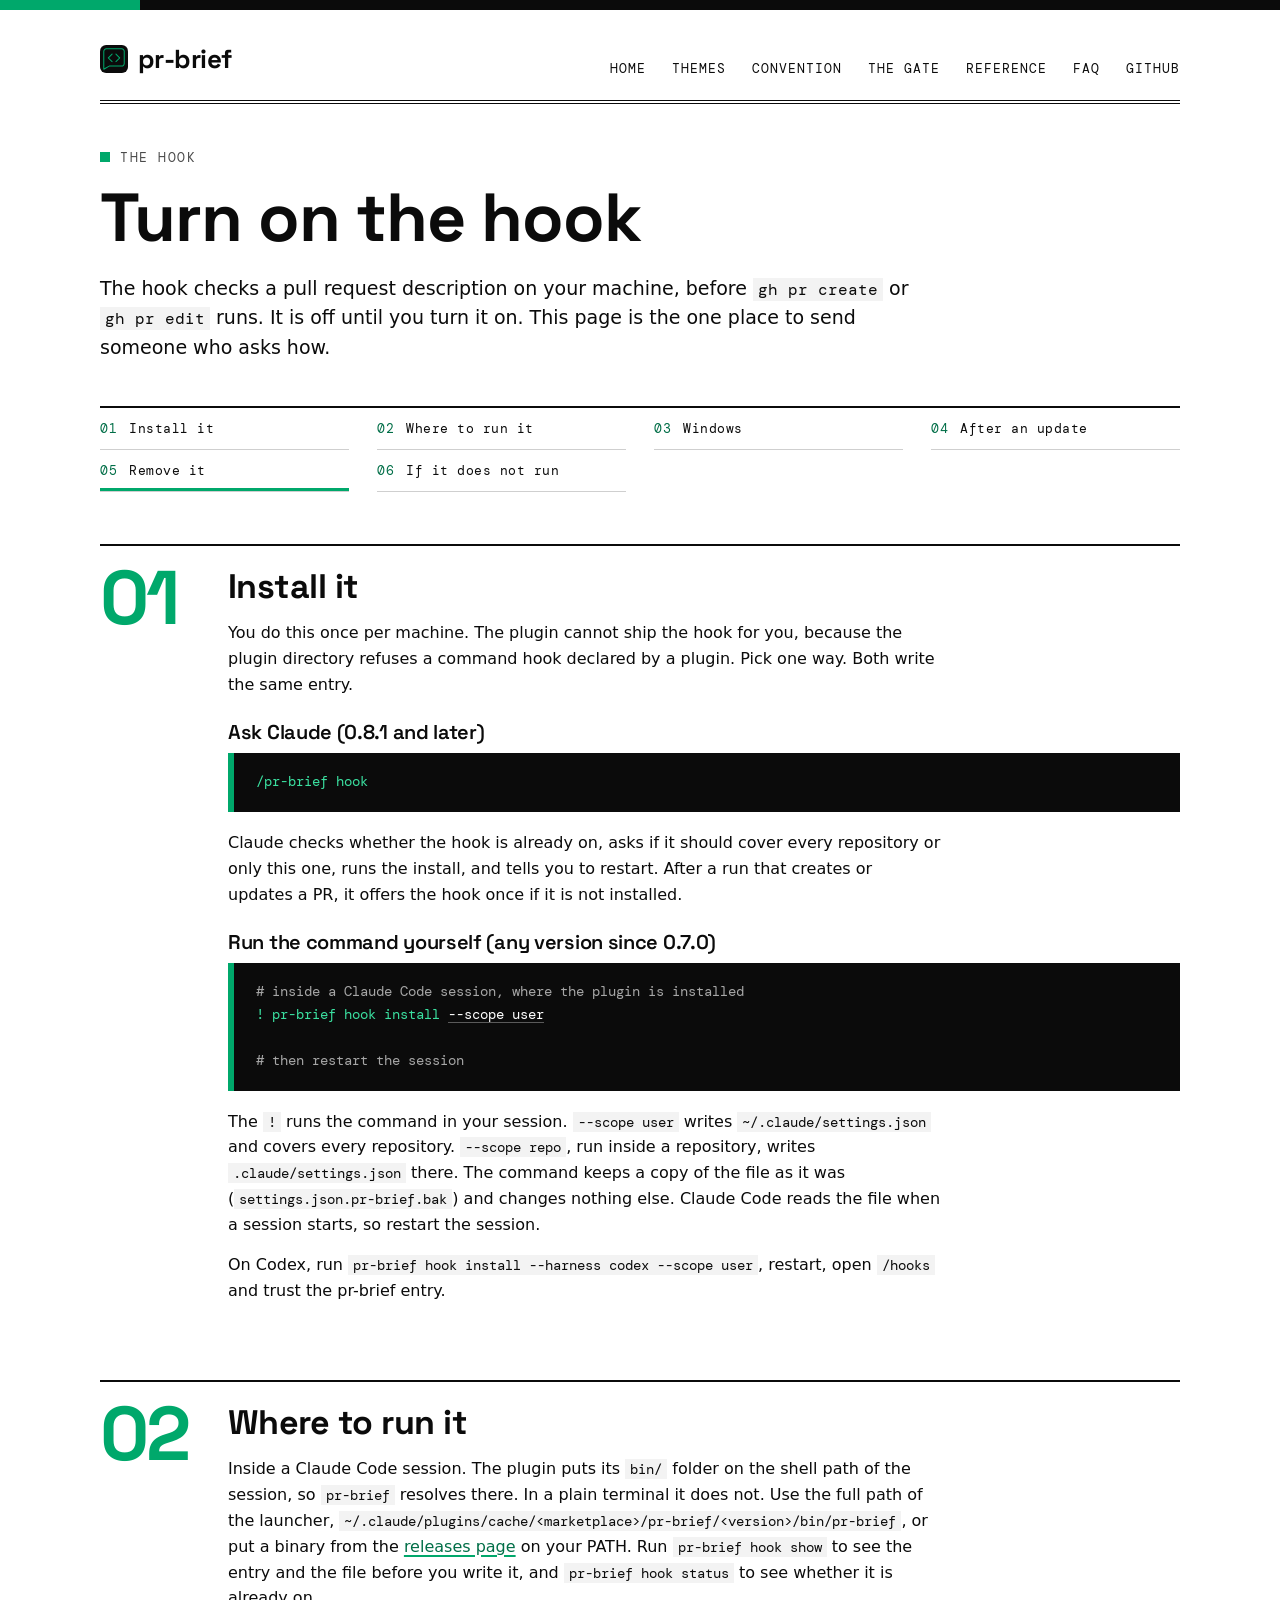
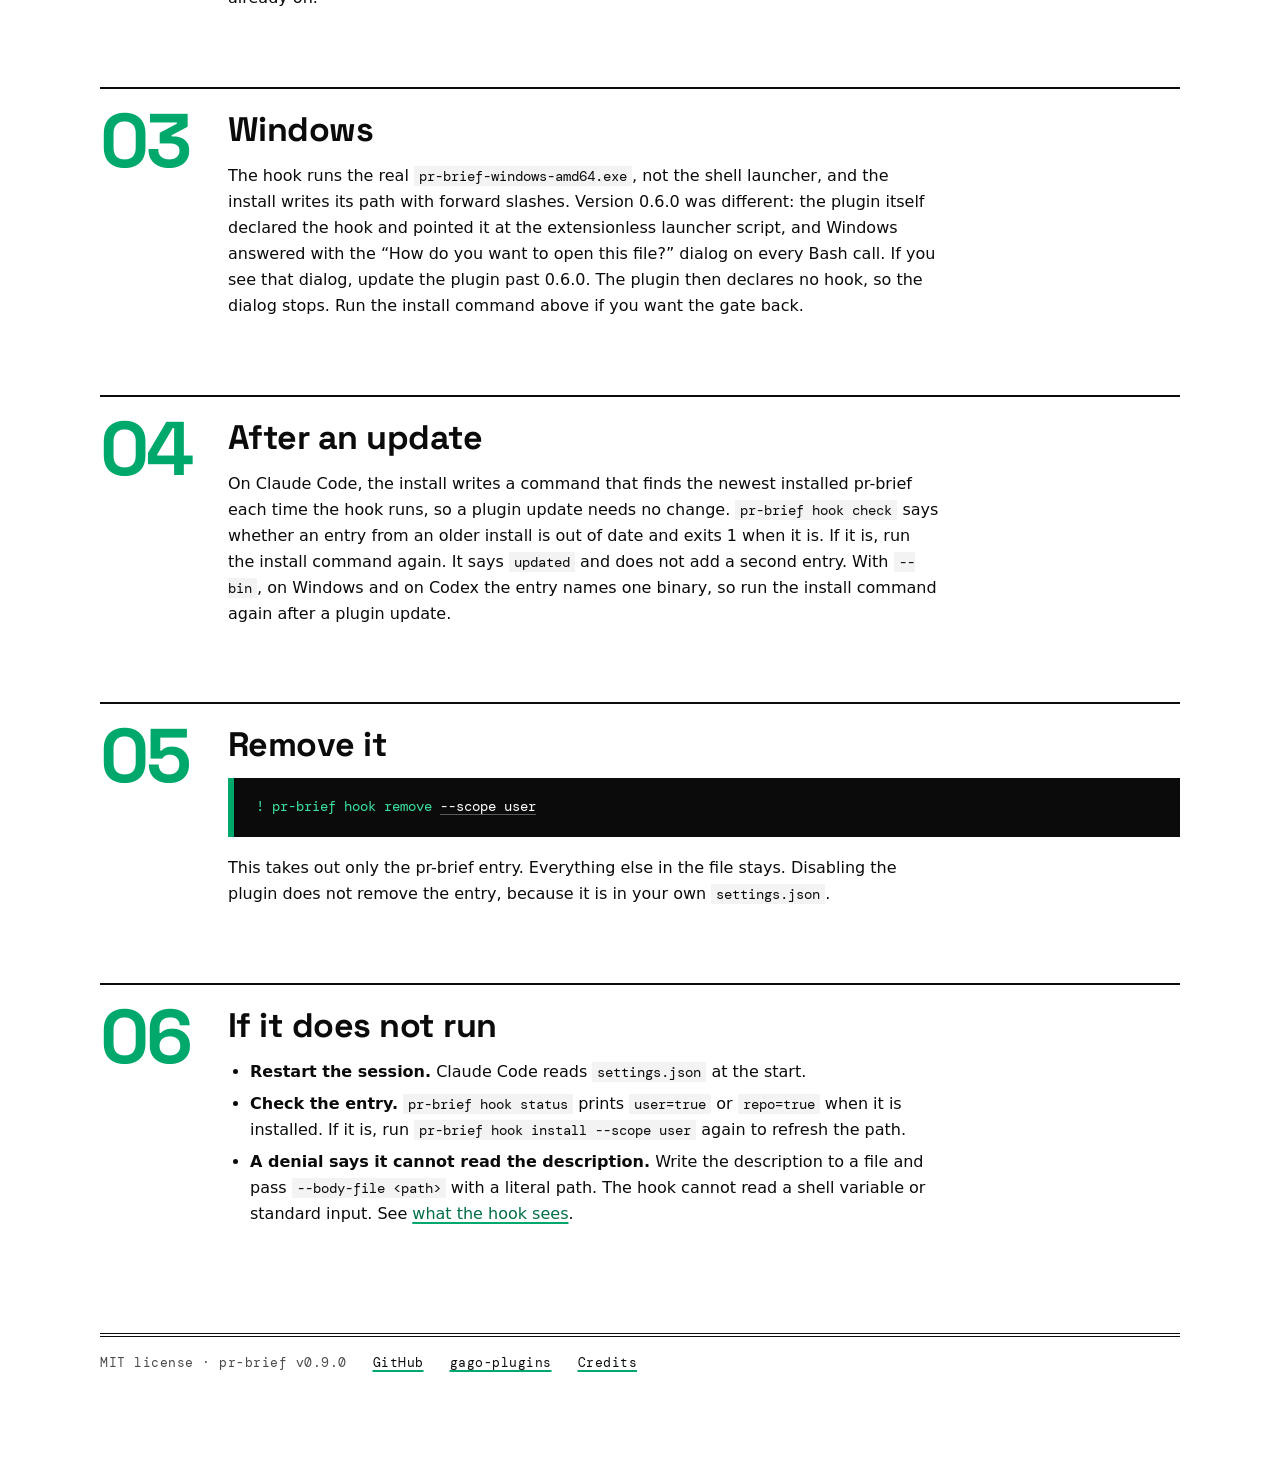
<file: docs/hook.html>
<!doctype html>
<html lang="en">
<head>
<meta charset="utf-8">
<meta name="viewport" content="width=device-width, initial-scale=1">
<title>Install the hook: pr-brief</title>
<meta name="description" content="How to turn on the pr-brief hook in Claude Code or Codex: the one command, where to run it, Windows notes, updating, removing and fixing a hook that does not run.">
<link rel="icon" type="image/svg+xml" href="assets/icon.svg">
<link rel="canonical" href="https://gagoar.github.io/pr-brief/hook.html">
<meta property="og:type" content="website">
<meta property="og:title" content="Install the hook: pr-brief">
<meta property="og:description" content="How to turn on the pr-brief hook in Claude Code or Codex: the one command, where to run it, Windows notes, updating, removing and fixing a hook that does not run.">
<meta property="og:url" content="https://gagoar.github.io/pr-brief/hook.html">
<meta property="og:image" content="https://gagoar.github.io/pr-brief/assets/og.png">
<meta name="twitter:card" content="summary_large_image">
<meta name="twitter:image" content="https://gagoar.github.io/pr-brief/assets/og.png">
<link rel="stylesheet" href="assets/pb.css">
</head>
<body>
<div class="page">
<nav class="nav"><a class="brand" href="index.html"><img src="assets/icon.svg" alt="" width="26" height="26">pr-brief</a><a class="link" href="index.html">Home</a><a class="link" href="themes.html">Themes</a><a class="link" href="convention.html">Convention</a><a class="link" href="gate.html">The gate</a><a class="link" href="reference.html">Reference</a><a class="link" href="faq.html">FAQ</a><a class="link" href="https://github.com/gagoar/pr-brief">GitHub</a></nav>
<header class="hero"><div class="eyebrow">The hook</div><h1>Turn on the hook</h1><p class="lead">The hook checks a pull request description on your machine, before <code class="inline">gh pr create</code> or <code class="inline">gh pr edit</code> runs. It is off until you turn it on. This page is the one place to send someone who asks how.</p></header>
<div class="layout"><aside class="toc"><a href="#install">Install it</a><a href="#where">Where to run it</a><a href="#windows">Windows</a><a href="#update">After an update</a><a href="#remove">Remove it</a><a href="#fix">If it does not run</a></aside><main>
<section class="sec" id="install"><h2>Install it</h2>
<p>You do this once per machine. The plugin cannot ship the hook for you, because the plugin directory refuses a command hook declared by a plugin. Pick one way. Both write the same entry.</p>
<h3>Ask Claude (0.8.1 and later)</h3>
<div class="code-panel"><pre><span class="kw">/pr-brief hook</span></pre></div>
<p>Claude checks whether the hook is already on, asks if it should cover every repository or only this one, runs the install, and tells you to restart. After a run that creates or updates a PR, it offers the hook once if it is not installed.</p>
<h3>Run the command yourself (any version since 0.7.0)</h3>
<div class="code-panel"><pre><span class="cm"># inside a Claude Code session, where the plugin is installed</span>
<span class="kw">! pr-brief hook install</span> <span class="str">--scope user</span>

<span class="cm"># then restart the session</span></pre></div>
<p>The <code class="inline">!</code> runs the command in your session. <code class="inline">--scope user</code> writes <code class="inline">~/.claude/settings.json</code> and covers every repository. <code class="inline">--scope repo</code>, run inside a repository, writes <code class="inline">.claude/settings.json</code> there. The command keeps a copy of the file as it was (<code class="inline">settings.json.pr-brief.bak</code>) and changes nothing else. Claude Code reads the file when a session starts, so restart the session.</p>
<p>On Codex, run <code class="inline">pr-brief hook install --harness codex --scope user</code>, restart, open <code class="inline">/hooks</code> and trust the pr-brief entry.</p></section>
<section class="sec" id="where"><h2>Where to run it</h2>
<p>Inside a Claude Code session. The plugin puts its <code class="inline">bin/</code> folder on the shell path of the session, so <code class="inline">pr-brief</code> resolves there. In a plain terminal it does not. Use the full path of the launcher, <code class="inline">~/.claude/plugins/cache/&lt;marketplace&gt;/pr-brief/&lt;version&gt;/bin/pr-brief</code>, or put a binary from the <a href="https://github.com/gagoar/pr-brief/releases">releases page</a> on your PATH. Run <code class="inline">pr-brief hook show</code> to see the entry and the file before you write it, and <code class="inline">pr-brief hook status</code> to see whether it is already on.</p></section>
<section class="sec" id="windows"><h2>Windows</h2>
<p>The hook runs the real <code class="inline">pr-brief-windows-amd64.exe</code>, not the shell launcher, and the install writes its path with forward slashes. Version 0.6.0 was different: the plugin itself declared the hook and pointed it at the extensionless launcher script, and Windows answered with the &ldquo;How do you want to open this file?&rdquo; dialog on every Bash call. If you see that dialog, update the plugin past 0.6.0. The plugin then declares no hook, so the dialog stops. Run the install command above if you want the gate back.</p></section>
<section class="sec" id="update"><h2>After an update</h2>
<p>On Claude Code, the install writes a command that finds the newest installed pr-brief each time the hook runs, so a plugin update needs no change. <code class="inline">pr-brief hook check</code> says whether an entry from an older install is out of date and exits 1 when it is. If it is, run the install command again. It says <code class="inline">updated</code> and does not add a second entry. With <code class="inline">--bin</code>, on Windows and on Codex the entry names one binary, so run the install command again after a plugin update.</p></section>
<section class="sec" id="remove"><h2>Remove it</h2>
<div class="code-panel"><pre><span class="kw">! pr-brief hook remove</span> <span class="str">--scope user</span></pre></div>
<p>This takes out only the pr-brief entry. Everything else in the file stays. Disabling the plugin does not remove the entry, because it is in your own <code class="inline">settings.json</code>.</p></section>
<section class="sec" id="fix"><h2>If it does not run</h2>
<ul>
 <li><strong>Restart the session.</strong> Claude Code reads <code class="inline">settings.json</code> at the start.</li>
 <li><strong>Check the entry.</strong> <code class="inline">pr-brief hook status</code> prints <code class="inline">user=true</code> or <code class="inline">repo=true</code> when it is installed. If it is, run <code class="inline">pr-brief hook install --scope user</code> again to refresh the path.</li>
 <li><strong>A denial says it cannot read the description.</strong> Write the description to a file and pass <code class="inline">--body-file &lt;path&gt;</code> with a literal path. The hook cannot read a shell variable or standard input. See <a href="gate.html#hook">what the hook sees</a>.</li>
</ul></section>
</main></div>
<footer class="foot"><span>MIT license &middot; pr-brief v0.9.0</span><a href="https://github.com/gagoar/pr-brief">GitHub</a><a href="https://gagoar.github.io/gago-plugins/">gago-plugins</a><a href="https://github.com/gagoar/pr-brief/blob/main/THIRD_PARTY_NOTICES.md">Credits</a></footer>
</div>
<script>
// Highlight the table-of-contents entry of the section in view.
(function () {
  var links = document.querySelectorAll('.toc a');
  if (!links.length || !('IntersectionObserver' in window)) return;
  var byId = {};
  links.forEach(function (a) { byId[a.getAttribute('href').slice(1)] = a; });
  var obs = new IntersectionObserver(function (entries) {
    entries.forEach(function (e) {
      if (e.isIntersecting) { links.forEach(function (a) { a.classList.remove('active'); }); byId[e.target.id].classList.add('active'); }
    });
  }, { rootMargin: '-20% 0px -70% 0px' });
  document.querySelectorAll('main section.sec').forEach(function (s) { obs.observe(s); });
})();
</script>
</body>
</html>
</file>
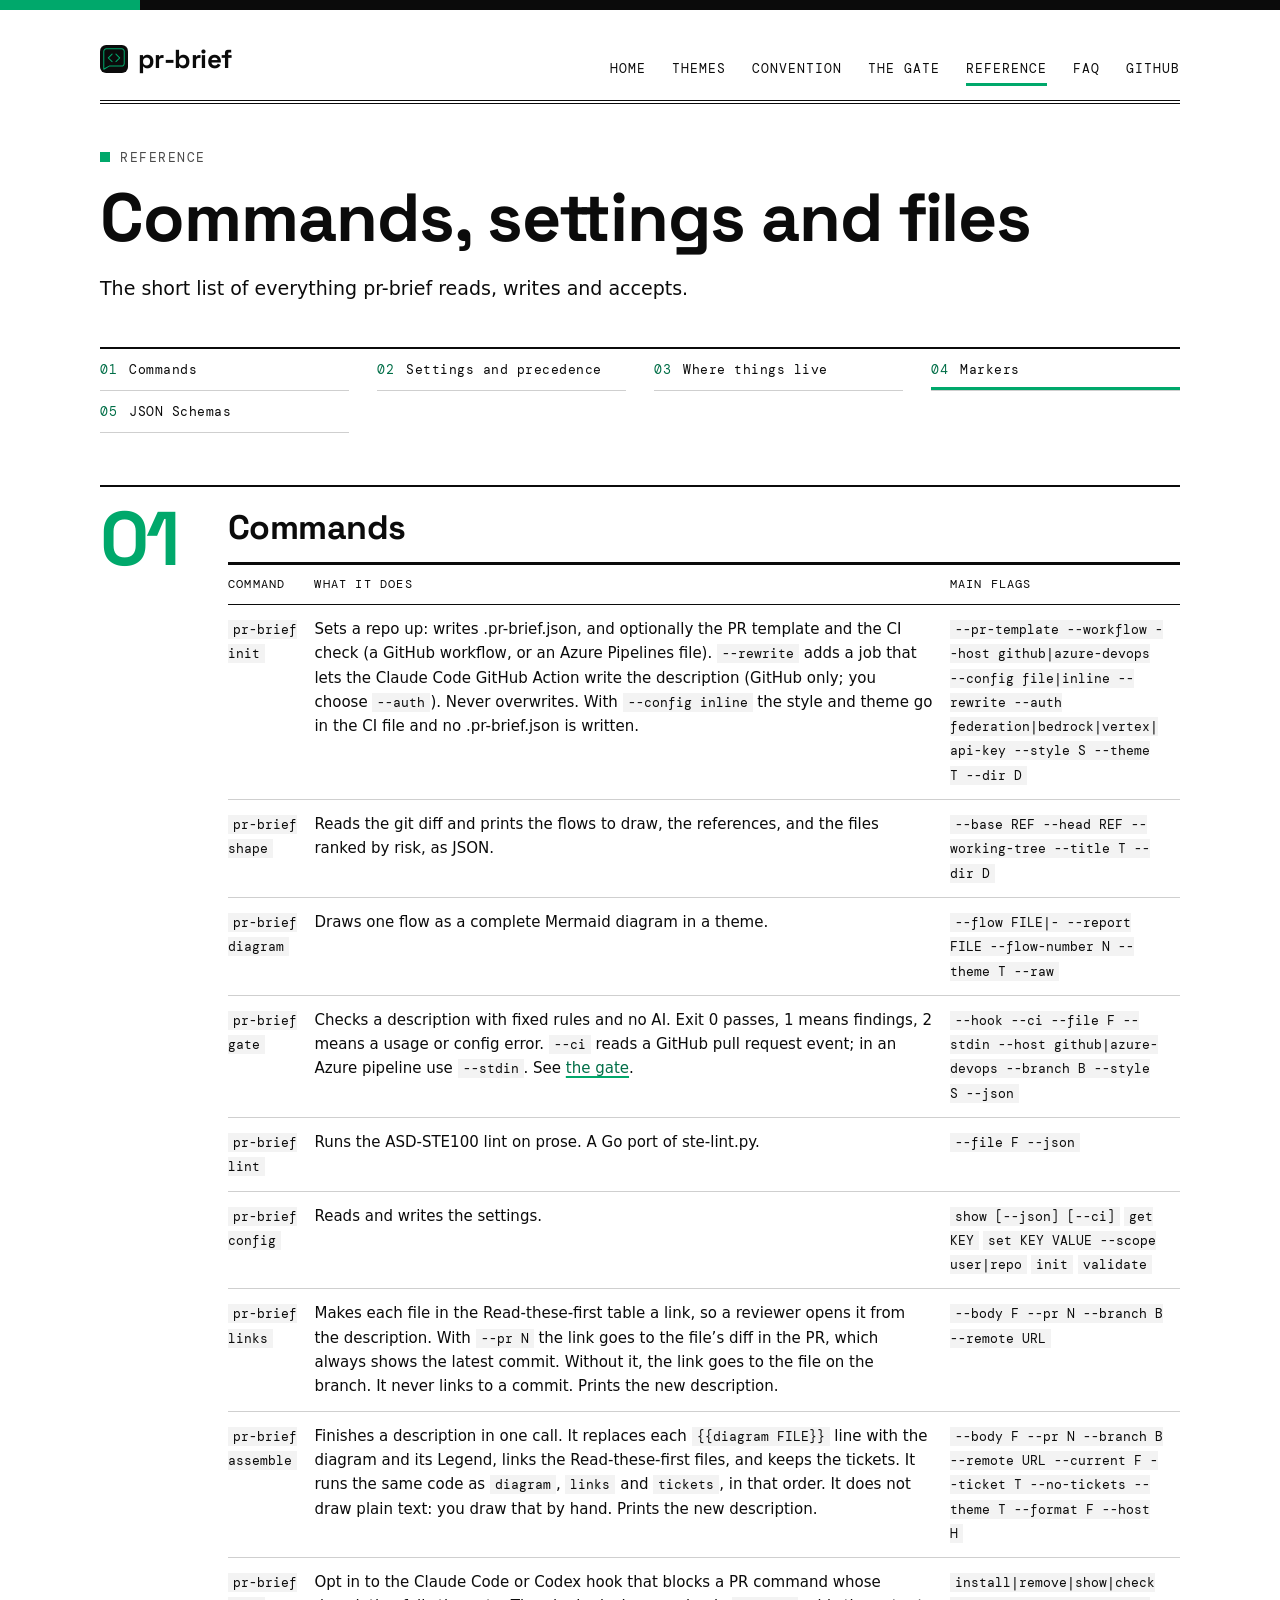
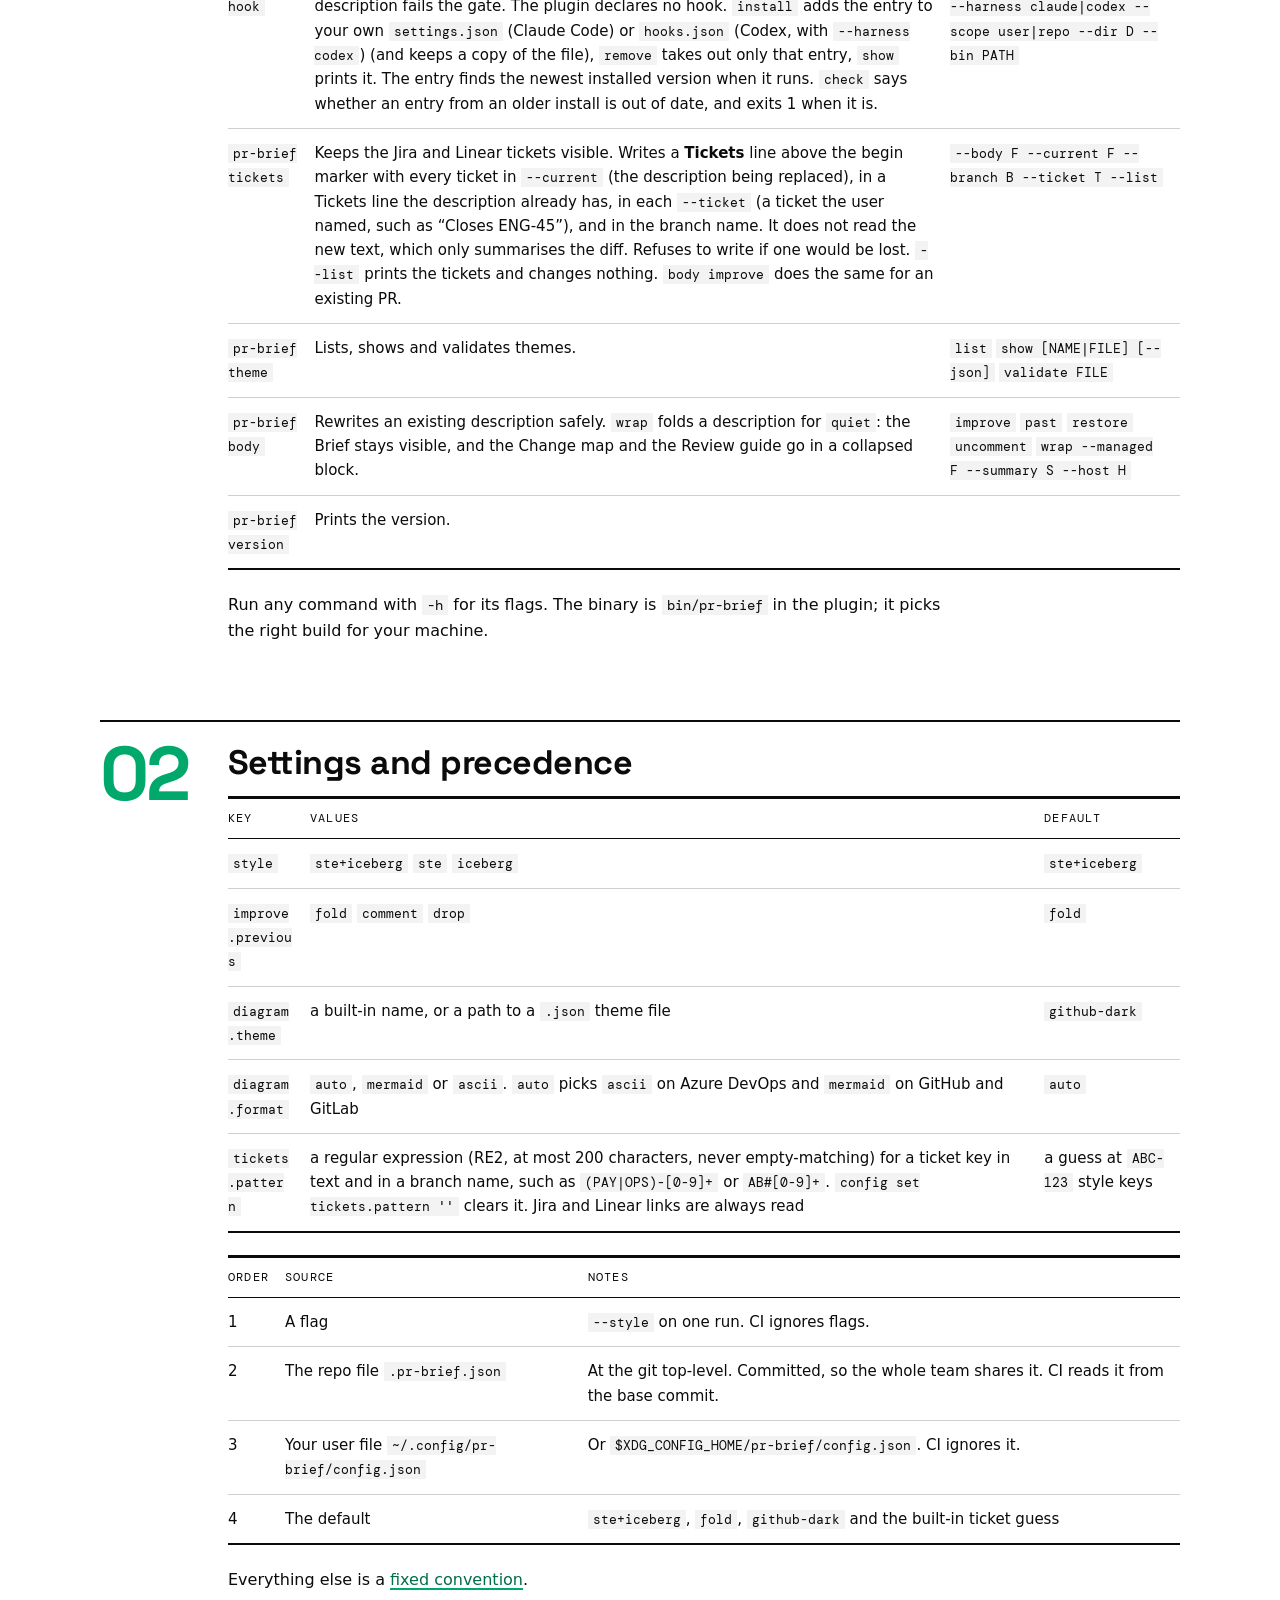
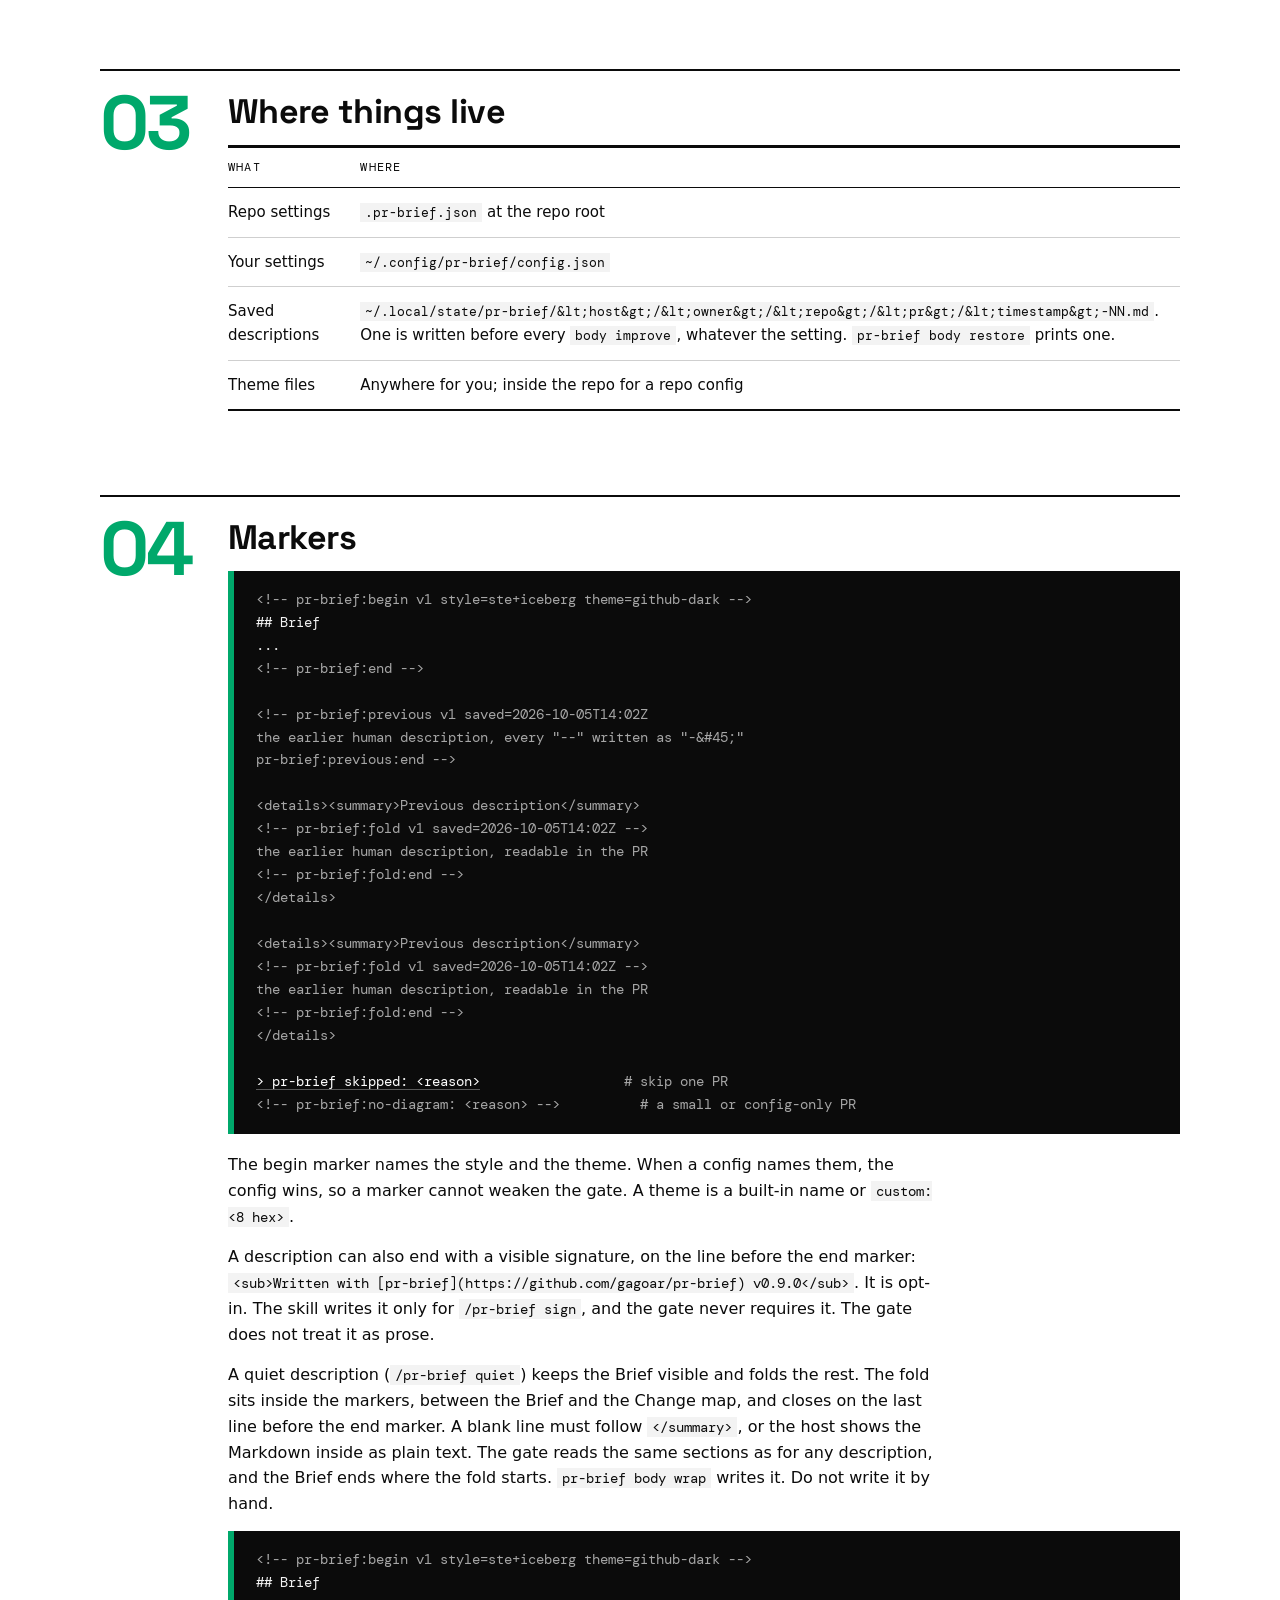
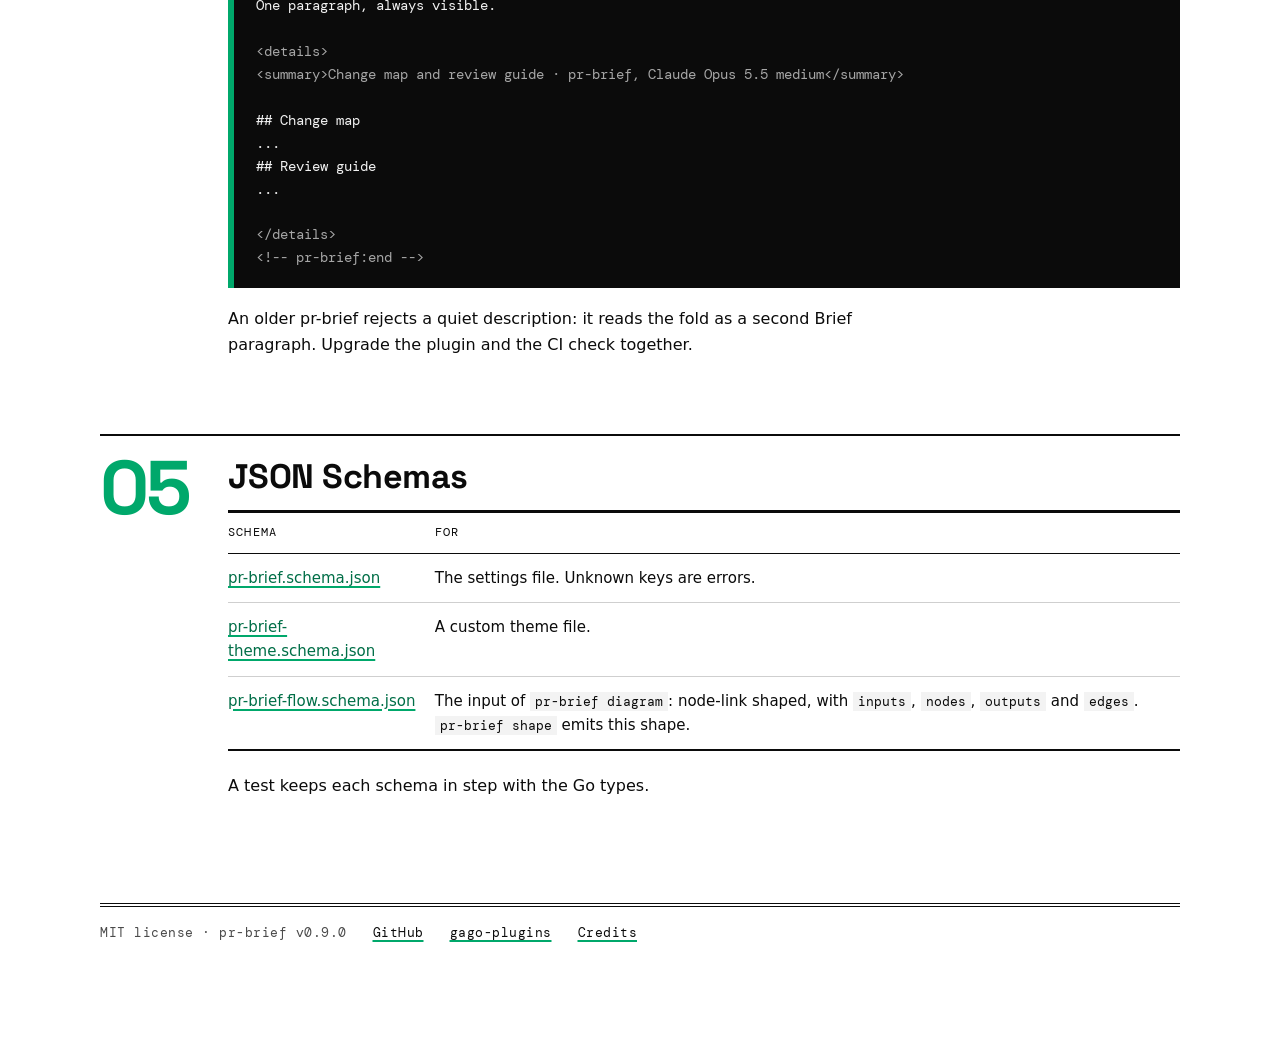
<file: docs/reference.html>
<!doctype html>
<html lang="en">
<head>
<meta charset="utf-8">
<meta name="viewport" content="width=device-width, initial-scale=1">
<title>Reference: pr-brief</title>
<meta name="description" content="Every pr-brief command, setting, file location, marker and schema.">
<link rel="icon" type="image/svg+xml" href="assets/icon.svg">
<link rel="canonical" href="https://gagoar.github.io/pr-brief/reference.html">
<meta property="og:type" content="website">
<meta property="og:title" content="Reference: pr-brief">
<meta property="og:description" content="Every pr-brief command, setting, file location, marker and schema.">
<meta property="og:url" content="https://gagoar.github.io/pr-brief/reference.html">
<meta property="og:image" content="https://gagoar.github.io/pr-brief/assets/og.png">
<meta name="twitter:card" content="summary_large_image">
<meta name="twitter:image" content="https://gagoar.github.io/pr-brief/assets/og.png">
<link rel="stylesheet" href="assets/pb.css">
</head>
<body>
<div class="page">
<nav class="nav"><a class="brand" href="index.html"><img src="assets/icon.svg" alt="" width="26" height="26">pr-brief</a><a class="link" href="index.html">Home</a><a class="link" href="themes.html">Themes</a><a class="link" href="convention.html">Convention</a><a class="link" href="gate.html">The gate</a><a class="link here" href="reference.html">Reference</a><a class="link" href="faq.html">FAQ</a><a class="link" href="https://github.com/gagoar/pr-brief">GitHub</a></nav>
<header class="hero"><div class="eyebrow">Reference</div><h1>Commands, settings and files</h1><p class="lead">The short list of everything pr-brief reads, writes and accepts.</p></header>
<div class="layout"><aside class="toc"><a href="#commands">Commands</a><a href="#settings">Settings and precedence</a><a href="#files">Where things live</a><a href="#markers">Markers</a><a href="#schemas">JSON Schemas</a></aside><main><section class="sec" id="commands"><h2>Commands</h2><table class="impact"><tr><th>Command</th><th>What it does</th><th>Main flags</th></tr><tr><td><code class="inline">pr-brief init</code></td><td>Sets a repo up: writes .pr-brief.json, and optionally the PR template and the CI check (a GitHub workflow, or an Azure Pipelines file). <code class="inline">--rewrite</code> adds a job that lets the Claude Code GitHub Action write the description (GitHub only; you choose <code class="inline">--auth</code>). Never overwrites. With <code class="inline">--config inline</code> the style and theme go in the CI file and no .pr-brief.json is written.</td><td><code class="inline">--pr-template --workflow --host github|azure-devops --config file|inline --rewrite --auth federation|bedrock|vertex|api-key --style S --theme T --dir D</code></td></tr><tr><td><code class="inline">pr-brief shape</code></td><td>Reads the git diff and prints the flows to draw, the references, and the files ranked by risk, as JSON.</td><td><code class="inline">--base REF --head REF --working-tree --title T --dir D</code></td></tr><tr><td><code class="inline">pr-brief diagram</code></td><td>Draws one flow as a complete Mermaid diagram in a theme.</td><td><code class="inline">--flow FILE|- --report FILE --flow-number N --theme T --raw</code></td></tr><tr><td><code class="inline">pr-brief gate</code></td><td>Checks a description with fixed rules and no AI. Exit 0 passes, 1 means findings, 2 means a usage or config error. <code class="inline">--ci</code> reads a GitHub pull request event; in an Azure pipeline use <code class="inline">--stdin</code>. See <a href="gate.html">the gate</a>.</td><td><code class="inline">--hook --ci --file F --stdin --host github|azure-devops --branch B --style S --json</code></td></tr><tr><td><code class="inline">pr-brief lint</code></td><td>Runs the ASD-STE100 lint on prose. A Go port of ste-lint.py.</td><td><code class="inline">--file F --json</code></td></tr><tr><td><code class="inline">pr-brief config</code></td><td>Reads and writes the settings.</td><td><code class="inline">show [--json] [--ci]</code> <code class="inline">get KEY</code> <code class="inline">set KEY VALUE --scope user|repo</code> <code class="inline">init</code> <code class="inline">validate</code></td></tr><tr><td><code class="inline">pr-brief links</code></td><td>Makes each file in the Read-these-first table a link, so a reviewer opens it from the description. With <code class="inline">--pr N</code> the link goes to the file&rsquo;s diff in the PR, which always shows the latest commit. Without it, the link goes to the file on the branch. It never links to a commit. Prints the new description.</td><td><code class="inline">--body F --pr N --branch B --remote URL</code></td></tr><tr><td><code class="inline">pr-brief assemble</code></td><td>Finishes a description in one call. It replaces each <code class="inline">{{diagram FILE}}</code> line with the diagram and its Legend, links the Read-these-first files, and keeps the tickets. It runs the same code as <code class="inline">diagram</code>, <code class="inline">links</code> and <code class="inline">tickets</code>, in that order. It does not draw plain text: you draw that by hand. Prints the new description.</td><td><code class="inline">--body F --pr N --branch B --remote URL --current F --ticket T --no-tickets --theme T --format F --host H</code></td></tr><tr><td><code class="inline">pr-brief hook</code></td><td>Opt in to the Claude Code or Codex hook that blocks a PR command whose description fails the gate. The plugin declares no hook. <code class="inline">install</code> adds the entry to your own <code class="inline">settings.json</code> (Claude Code) or <code class="inline">hooks.json</code> (Codex, with <code class="inline">--harness codex</code>) (and keeps a copy of the file), <code class="inline">remove</code> takes out only that entry, <code class="inline">show</code> prints it. The entry finds the newest installed version when it runs. <code class="inline">check</code> says whether an entry from an older install is out of date, and exits 1 when it is.</td><td><code class="inline">install|remove|show|check --harness claude|codex --scope user|repo --dir D --bin PATH</code></td></tr><tr><td><code class="inline">pr-brief tickets</code></td><td>Keeps the Jira and Linear tickets visible. Writes a <strong>Tickets</strong> line above the begin marker with every ticket in <code class="inline">--current</code> (the description being replaced), in a Tickets line the description already has, in each <code class="inline">--ticket</code> (a ticket the user named, such as &ldquo;Closes ENG-45&rdquo;), and in the branch name. It does not read the new text, which only summarises the diff. Refuses to write if one would be lost. <code class="inline">--list</code> prints the tickets and changes nothing. <code class="inline">body improve</code> does the same for an existing PR.</td><td><code class="inline">--body F --current F --branch B --ticket T --list</code></td></tr><tr><td><code class="inline">pr-brief theme</code></td><td>Lists, shows and validates themes.</td><td><code class="inline">list</code> <code class="inline">show [NAME|FILE] [--json]</code> <code class="inline">validate FILE</code></td></tr><tr><td><code class="inline">pr-brief body</code></td><td>Rewrites an existing description safely. <code class="inline">wrap</code> folds a description for <code class="inline">quiet</code>: the Brief stays visible, and the Change map and the Review guide go in a collapsed block.</td><td><code class="inline">improve</code> <code class="inline">past</code> <code class="inline">restore</code> <code class="inline">uncomment</code> <code class="inline">wrap --managed F --summary S --host H</code></td></tr><tr><td><code class="inline">pr-brief version</code></td><td>Prints the version.</td><td></td></tr></table><p>Run any command with <code class="inline">-h</code> for its flags. The binary is <code class="inline">bin/pr-brief</code> in the plugin; it picks the right build for your machine.</p></section><section class="sec" id="settings"><h2>Settings and precedence</h2><table class="impact"><tr><th>Key</th><th>Values</th><th>Default</th></tr><tr><td><code class="inline">style</code></td><td><code class="inline">ste+iceberg</code> <code class="inline">ste</code> <code class="inline">iceberg</code></td><td><code class="inline">ste+iceberg</code></td></tr><tr><td><code class="inline">improve.previous</code></td><td><code class="inline">fold</code> <code class="inline">comment</code> <code class="inline">drop</code></td><td><code class="inline">fold</code></td></tr><tr><td><code class="inline">diagram.theme</code></td><td>a built-in name, or a path to a <code class="inline">.json</code> theme file</td><td><code class="inline">github-dark</code></td></tr><tr><td><code class="inline">diagram.format</code></td><td><code class="inline">auto</code>, <code class="inline">mermaid</code> or <code class="inline">ascii</code>. <code class="inline">auto</code> picks <code class="inline">ascii</code> on Azure DevOps and <code class="inline">mermaid</code> on GitHub and GitLab</td><td><code class="inline">auto</code></td></tr><tr><td><code class="inline">tickets.pattern</code></td><td>a regular expression (RE2, at most 200 characters, never empty-matching) for a ticket key in text and in a branch name, such as <code class="inline">(PAY|OPS)-[0-9]+</code> or <code class="inline">AB#[0-9]+</code>. <code class="inline">config set tickets.pattern ''</code> clears it. Jira and Linear links are always read</td><td>a guess at <code class="inline">ABC-123</code> style keys</td></tr></table><table class="impact"><tr><th>Order</th><th>Source</th><th>Notes</th></tr><tr><td>1</td><td>A flag</td><td><code class="inline">--style</code> on one run. CI ignores flags.</td></tr><tr><td>2</td><td>The repo file <code class="inline">.pr-brief.json</code></td><td>At the git top-level. Committed, so the whole team shares it. CI reads it from the base commit.</td></tr><tr><td>3</td><td>Your user file <code class="inline">~/.config/pr-brief/config.json</code></td><td>Or <code class="inline">$XDG_CONFIG_HOME/pr-brief/config.json</code>. CI ignores it.</td></tr><tr><td>4</td><td>The default</td><td><code class="inline">ste+iceberg</code>, <code class="inline">fold</code>, <code class="inline">github-dark</code> and the built-in ticket guess</td></tr></table><p>Everything else is a <a href="convention.html">fixed convention</a>.</p></section><section class="sec" id="files"><h2>Where things live</h2><table class="impact"><tr><th>What</th><th>Where</th></tr><tr><td>Repo settings</td><td><code class="inline">.pr-brief.json</code> at the repo root</td></tr><tr><td>Your settings</td><td><code class="inline">~/.config/pr-brief/config.json</code></td></tr><tr><td>Saved descriptions</td><td><code class="inline">~/.local/state/pr-brief/&amp;lt;host&amp;gt;/&amp;lt;owner&amp;gt;/&amp;lt;repo&amp;gt;/&amp;lt;pr&amp;gt;/&amp;lt;timestamp&amp;gt;-NN.md</code>. One is written before every <code class="inline">body improve</code>, whatever the setting. <code class="inline">pr-brief body restore</code> prints one.</td></tr><tr><td>Theme files</td><td>Anywhere for you; inside the repo for a repo config</td></tr></table></section><section class="sec" id="markers"><h2>Markers</h2><div class="code-panel"><pre><span class="cm">&lt;!-- pr-brief:begin v1 style=ste+iceberg theme=github-dark --&gt;</span>
## Brief
...
<span class="cm">&lt;!-- pr-brief:end --&gt;</span>

<span class="cm">&lt;!-- pr-brief:previous v1 saved=2026-10-05T14:02Z</span>
<span class="cm">the earlier human description, every "--" written as "-&amp;#45;"</span>
<span class="cm">pr-brief:previous:end --&gt;</span>

<span class="cm">&lt;details&gt;&lt;summary&gt;Previous description&lt;/summary&gt;</span>
<span class="cm">&lt;!-- pr-brief:fold v1 saved=2026-10-05T14:02Z --&gt;</span>
<span class="cm">the earlier human description, readable in the PR</span>
<span class="cm">&lt;!-- pr-brief:fold:end --&gt;</span>
<span class="cm">&lt;/details&gt;</span>

<span class="cm">&lt;details&gt;&lt;summary&gt;Previous description&lt;/summary&gt;</span>
<span class="cm">&lt;!-- pr-brief:fold v1 saved=2026-10-05T14:02Z --&gt;</span>
<span class="cm">the earlier human description, readable in the PR</span>
<span class="cm">&lt;!-- pr-brief:fold:end --&gt;</span>
<span class="cm">&lt;/details&gt;</span>

<span class="str">&gt; pr-brief skipped: &lt;reason&gt;</span>                  <span class="cm"># skip one PR</span>
<span class="cm">&lt;!-- pr-brief:no-diagram: &lt;reason&gt; --&gt;</span>          <span class="cm"># a small or config-only PR</span></pre></div><p>The begin marker names the style and the theme. When a config names them, the config wins, so a marker cannot weaken the gate. A theme is a built-in name or <code class="inline">custom:&lt;8 hex&gt;</code>.</p><p>A description can also end with a visible signature, on the line before the end marker: <code class="inline">&lt;sub&gt;Written with [pr-brief](https://github.com/gagoar/pr-brief) v0.9.0&lt;/sub&gt;</code>. It is opt-in. The skill writes it only for <code class="inline">/pr-brief sign</code>, and the gate never requires it. The gate does not treat it as prose.</p><p>A quiet description (<code class="inline">/pr-brief quiet</code>) keeps the Brief visible and folds the rest. The fold sits inside the markers, between the Brief and the Change map, and closes on the last line before the end marker. A blank line must follow <code class="inline">&lt;/summary&gt;</code>, or the host shows the Markdown inside as plain text. The gate reads the same sections as for any description, and the Brief ends where the fold starts. <code class="inline">pr-brief body wrap</code> writes it. Do not write it by hand.</p><div class="code-panel"><pre><span class="cm">&lt;!-- pr-brief:begin v1 style=ste+iceberg theme=github-dark --&gt;</span>
## Brief
One paragraph, always visible.

<span class="cm">&lt;details&gt;</span>
<span class="cm">&lt;summary&gt;Change map and review guide &middot; pr-brief, Claude Opus 5.5 medium&lt;/summary&gt;</span>

## Change map
...
## Review guide
...

<span class="cm">&lt;/details&gt;</span>
<span class="cm">&lt;!-- pr-brief:end --&gt;</span></pre></div><p>An older pr-brief rejects a quiet description: it reads the fold as a second Brief paragraph. Upgrade the plugin and the CI check together.</p></section><section class="sec" id="schemas"><h2>JSON Schemas</h2><table class="impact"><tr><th>Schema</th><th>For</th></tr><tr><td><a href="https://raw.githubusercontent.com/gagoar/pr-brief/main/schema/pr-brief.schema.json">pr-brief.schema.json</a></td><td>The settings file. Unknown keys are errors.</td></tr><tr><td><a href="https://raw.githubusercontent.com/gagoar/pr-brief/main/schema/pr-brief-theme.schema.json">pr-brief-theme.schema.json</a></td><td>A custom theme file.</td></tr><tr><td><a href="https://raw.githubusercontent.com/gagoar/pr-brief/main/schema/pr-brief-flow.schema.json">pr-brief-flow.schema.json</a></td><td>The input of <code class="inline">pr-brief diagram</code>: node-link shaped, with <code class="inline">inputs</code>, <code class="inline">nodes</code>, <code class="inline">outputs</code> and <code class="inline">edges</code>. <code class="inline">pr-brief shape</code> emits this shape.</td></tr></table><p>A test keeps each schema in step with the Go types.</p></section></main></div>
<footer class="foot"><span>MIT license &middot; pr-brief v0.9.0</span><a href="https://github.com/gagoar/pr-brief">GitHub</a><a href="https://gagoar.github.io/gago-plugins/">gago-plugins</a><a href="https://github.com/gagoar/pr-brief/blob/main/THIRD_PARTY_NOTICES.md">Credits</a></footer>
</div>
<script>
// Highlight the table-of-contents entry of the section in view.
(function () {
  var links = document.querySelectorAll('.toc a');
  if (!links.length || !('IntersectionObserver' in window)) return;
  var byId = {};
  links.forEach(function (a) { byId[a.getAttribute('href').slice(1)] = a; });
  var obs = new IntersectionObserver(function (entries) {
    entries.forEach(function (e) {
      if (e.isIntersecting) { links.forEach(function (a) { a.classList.remove('active'); }); byId[e.target.id].classList.add('active'); }
    });
  }, { rootMargin: '-20% 0px -70% 0px' });
  document.querySelectorAll('main section.sec').forEach(function (s) { obs.observe(s); });
})();
</script>
</body>
</html>
</file>
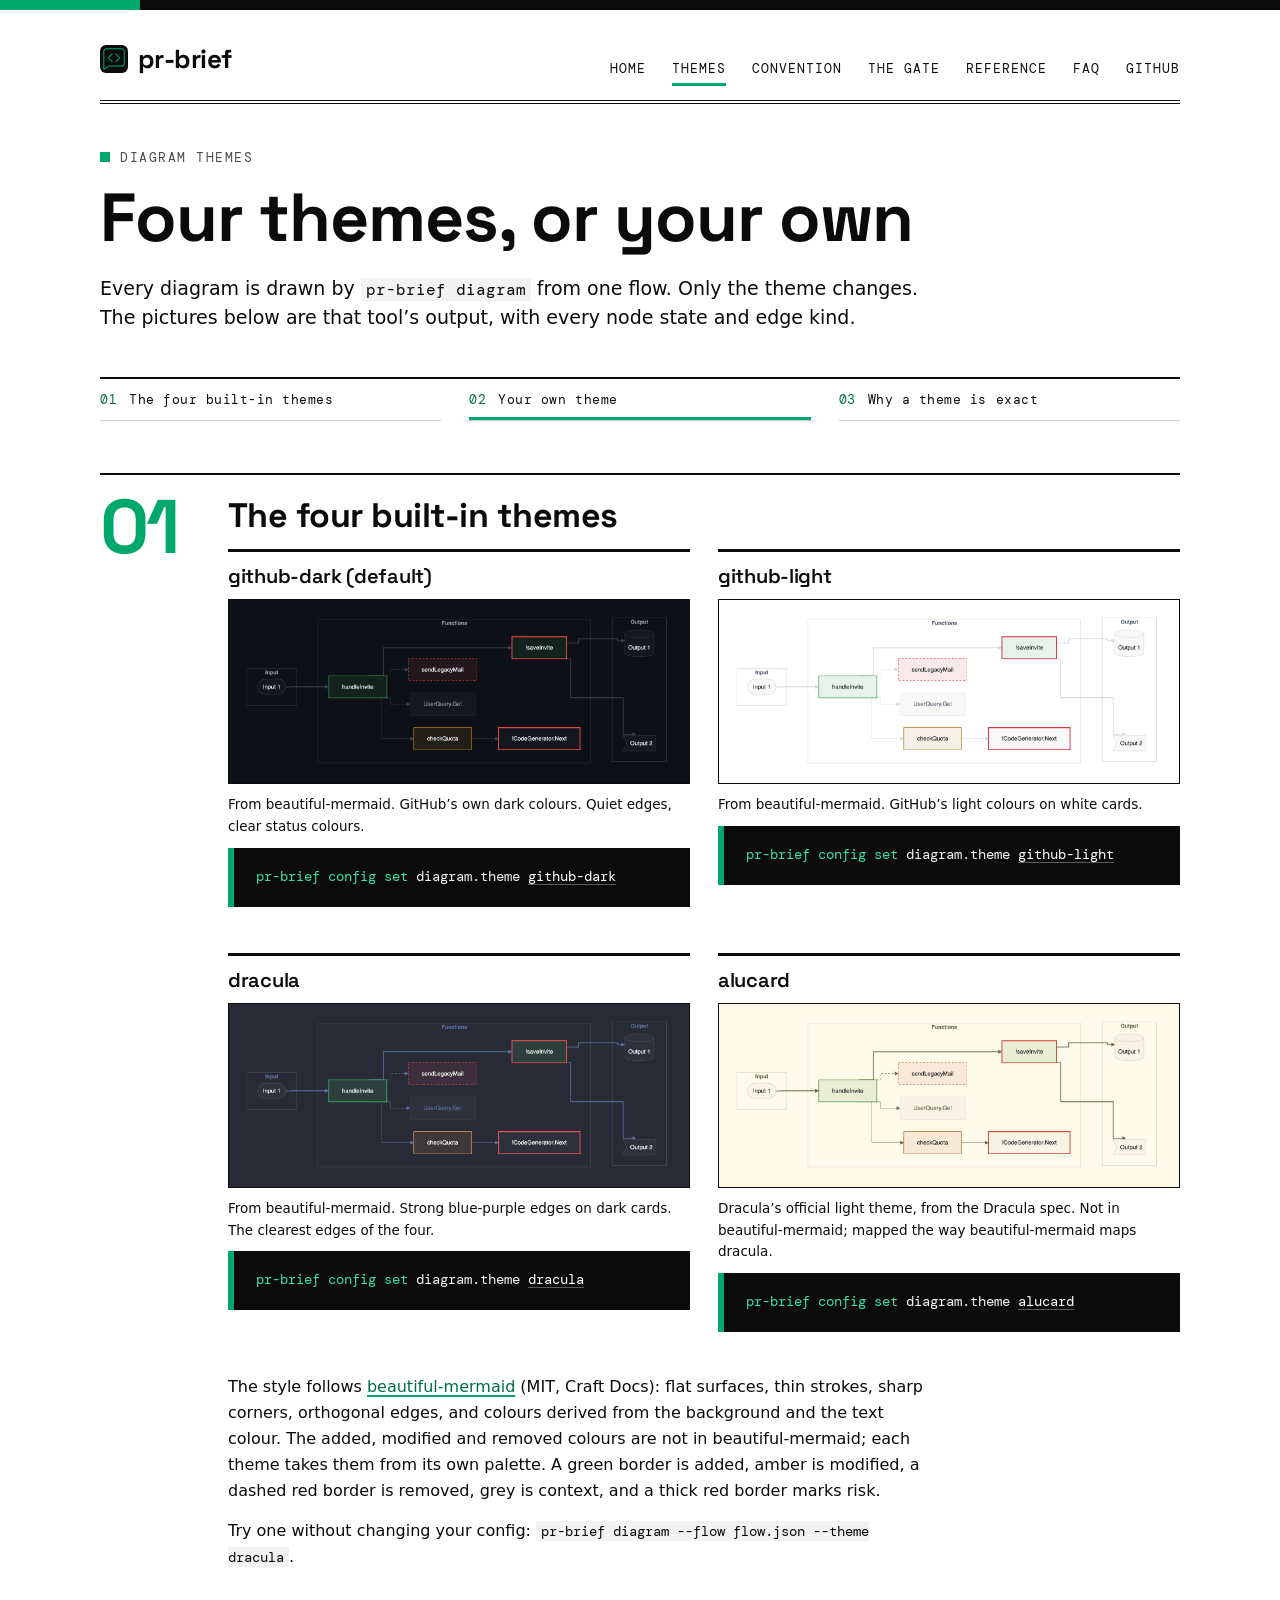
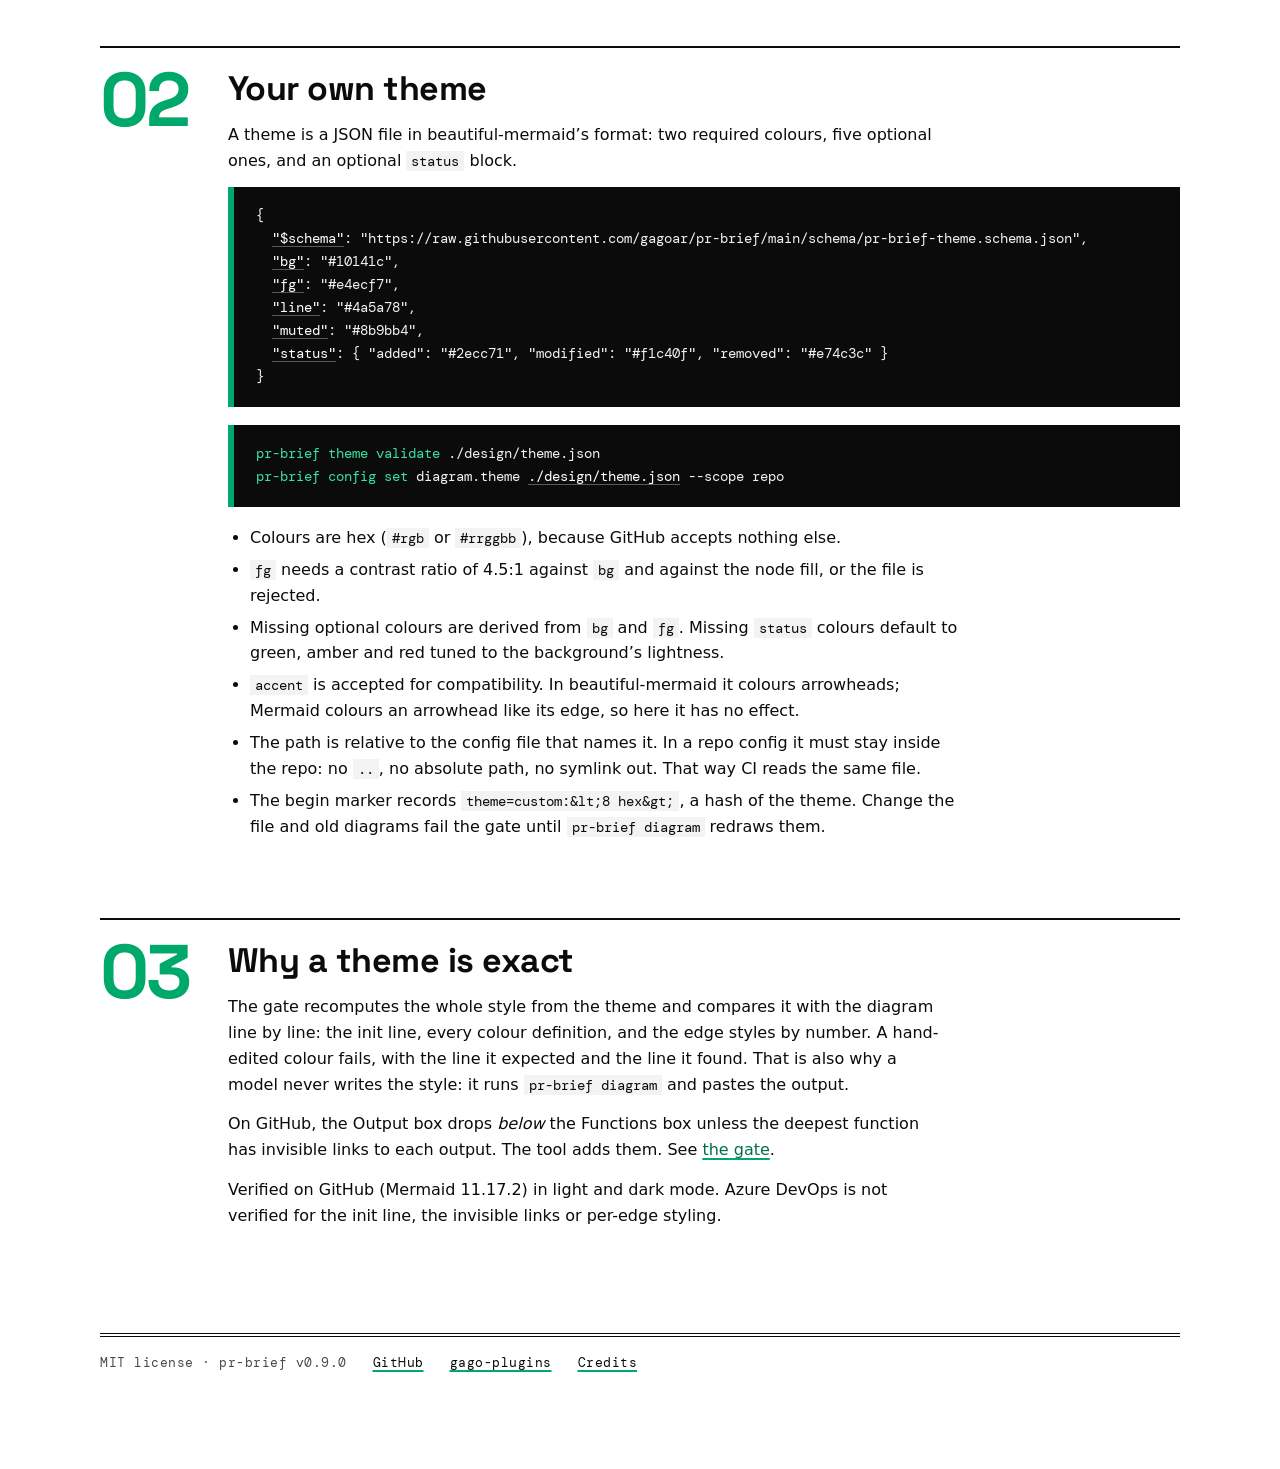
<file: docs/themes.html>
<!doctype html>
<html lang="en">
<head>
<meta charset="utf-8">
<meta name="viewport" content="width=device-width, initial-scale=1">
<title>Themes: pr-brief diagrams</title>
<meta name="description" content="The four built-in pr-brief diagram themes, drawn by the tool, and how to add your own as a JSON file.">
<link rel="icon" type="image/svg+xml" href="assets/icon.svg">
<link rel="canonical" href="https://gagoar.github.io/pr-brief/themes.html">
<meta property="og:type" content="website">
<meta property="og:title" content="Themes: pr-brief diagrams">
<meta property="og:description" content="The four built-in pr-brief diagram themes, drawn by the tool, and how to add your own as a JSON file.">
<meta property="og:url" content="https://gagoar.github.io/pr-brief/themes.html">
<meta property="og:image" content="https://gagoar.github.io/pr-brief/assets/og.png">
<meta name="twitter:card" content="summary_large_image">
<meta name="twitter:image" content="https://gagoar.github.io/pr-brief/assets/og.png">
<link rel="stylesheet" href="assets/pb.css">
</head>
<body>
<div class="page">
<nav class="nav"><a class="brand" href="index.html"><img src="assets/icon.svg" alt="" width="26" height="26">pr-brief</a><a class="link" href="index.html">Home</a><a class="link here" href="themes.html">Themes</a><a class="link" href="convention.html">Convention</a><a class="link" href="gate.html">The gate</a><a class="link" href="reference.html">Reference</a><a class="link" href="faq.html">FAQ</a><a class="link" href="https://github.com/gagoar/pr-brief">GitHub</a></nav>
<header class="hero"><div class="eyebrow">Diagram themes</div><h1>Four themes, or your own</h1><p class="lead">Every diagram is drawn by <code class="inline">pr-brief diagram</code> from one flow. Only the theme changes. The pictures below are that tool&rsquo;s output, with every node state and edge kind.</p></header>
<div class="layout"><aside class="toc"><a href="#gallery">The four built-in themes</a><a href="#custom">Your own theme</a><a href="#how">Why a theme is exact</a></aside><main><section class="sec" id="gallery"><h2>The four built-in themes</h2><div class="gallery"><div class="item"><h3>github-dark (default)</h3><img src="gallery/github-dark.png" alt="The github-dark theme: an Input to Functions to Output diagram with every node state" loading="lazy"><p style="margin:0;font-size:13.5px">From beautiful-mermaid. GitHub&rsquo;s own dark colours. Quiet edges, clear status colours.</p><div class="code-panel"><pre><span class=kw>pr-brief config set</span> diagram.theme <span class=str>github-dark</span></pre></div></div><div class="item"><h3>github-light</h3><img src="gallery/github-light.png" alt="The github-light theme: an Input to Functions to Output diagram with every node state" loading="lazy"><p style="margin:0;font-size:13.5px">From beautiful-mermaid. GitHub&rsquo;s light colours on white cards.</p><div class="code-panel"><pre><span class=kw>pr-brief config set</span> diagram.theme <span class=str>github-light</span></pre></div></div><div class="item"><h3>dracula</h3><img src="gallery/dracula.png" alt="The dracula theme: an Input to Functions to Output diagram with every node state" loading="lazy"><p style="margin:0;font-size:13.5px">From beautiful-mermaid. Strong blue-purple edges on dark cards. The clearest edges of the four.</p><div class="code-panel"><pre><span class=kw>pr-brief config set</span> diagram.theme <span class=str>dracula</span></pre></div></div><div class="item"><h3>alucard</h3><img src="gallery/alucard.png" alt="The alucard theme: an Input to Functions to Output diagram with every node state" loading="lazy"><p style="margin:0;font-size:13.5px">Dracula&rsquo;s official light theme, from the Dracula spec. Not in beautiful-mermaid; mapped the way beautiful-mermaid maps dracula.</p><div class="code-panel"><pre><span class=kw>pr-brief config set</span> diagram.theme <span class=str>alucard</span></pre></div></div></div>
<p>The style follows <a href="https://github.com/lukilabs/beautiful-mermaid">beautiful-mermaid</a> (MIT, Craft Docs): flat surfaces, thin strokes, sharp corners, orthogonal edges, and colours derived from the background and the text colour. The added, modified and removed colours are not in beautiful-mermaid; each theme takes them from its own palette. A green border is added, amber is modified, a dashed red border is removed, grey is context, and a thick red border marks risk.</p>
<p>Try one without changing your config: <code class="inline">pr-brief diagram --flow flow.json --theme dracula</code>.</p></section><section class="sec" id="custom"><h2>Your own theme</h2>
<p>A theme is a JSON file in beautiful-mermaid&rsquo;s format: two required colours, five optional ones, and an optional <code class="inline">status</code> block.</p>
<div class="code-panel"><pre>{
  <span class="str">"$schema"</span>: "https://raw.githubusercontent.com/gagoar/pr-brief/main/schema/pr-brief-theme.schema.json",
  <span class="str">"bg"</span>: "#10141c",
  <span class="str">"fg"</span>: "#e4ecf7",
  <span class="str">"line"</span>: "#4a5a78",
  <span class="str">"muted"</span>: "#8b9bb4",
  <span class="str">"status"</span>: { "added": "#2ecc71", "modified": "#f1c40f", "removed": "#e74c3c" }
}</pre></div>
<div class="code-panel"><pre><span class="kw">pr-brief theme validate</span> ./design/theme.json
<span class="kw">pr-brief config set</span> diagram.theme <span class="str">./design/theme.json</span> --scope repo</pre></div>
<ul>
 <li>Colours are hex (<code class="inline">#rgb</code> or <code class="inline">#rrggbb</code>), because GitHub accepts nothing else.</li>
 <li><code class="inline">fg</code> needs a contrast ratio of 4.5:1 against <code class="inline">bg</code> and against the node fill, or the file is rejected.</li>
 <li>Missing optional colours are derived from <code class="inline">bg</code> and <code class="inline">fg</code>. Missing <code class="inline">status</code> colours default to green, amber and red tuned to the background&rsquo;s lightness.</li>
 <li><code class="inline">accent</code> is accepted for compatibility. In beautiful-mermaid it colours arrowheads; Mermaid colours an arrowhead like its edge, so here it has no effect.</li>
 <li>The path is relative to the config file that names it. In a repo config it must stay inside the repo: no <code class="inline">..</code>, no absolute path, no symlink out. That way CI reads the same file.</li>
 <li>The begin marker records <code class="inline">theme=custom:&amp;lt;8 hex&amp;gt;</code>, a hash of the theme. Change the file and old diagrams fail the gate until <code class="inline">pr-brief diagram</code> redraws them.</li>
</ul></section><section class="sec" id="how"><h2>Why a theme is exact</h2>
<p>The gate recomputes the whole style from the theme and compares it with the diagram line by line: the init line, every colour definition, and the edge styles by number. A hand-edited colour fails, with the line it expected and the line it found. That is also why a model never writes the style: it runs <code class="inline">pr-brief diagram</code> and pastes the output.</p>
<p>On GitHub, the Output box drops <em>below</em> the Functions box unless the deepest function has invisible links to each output. The tool adds them. See <a href="gate.html">the gate</a>.</p>
<p>Verified on GitHub (Mermaid 11.17.2) in light and dark mode. Azure DevOps is not verified for the init line, the invisible links or per-edge styling.</p></section></main></div>
<footer class="foot"><span>MIT license &middot; pr-brief v0.9.0</span><a href="https://github.com/gagoar/pr-brief">GitHub</a><a href="https://gagoar.github.io/gago-plugins/">gago-plugins</a><a href="https://github.com/gagoar/pr-brief/blob/main/THIRD_PARTY_NOTICES.md">Credits</a></footer>
</div>
<script>
// Highlight the table-of-contents entry of the section in view.
(function () {
  var links = document.querySelectorAll('.toc a');
  if (!links.length || !('IntersectionObserver' in window)) return;
  var byId = {};
  links.forEach(function (a) { byId[a.getAttribute('href').slice(1)] = a; });
  var obs = new IntersectionObserver(function (entries) {
    entries.forEach(function (e) {
      if (e.isIntersecting) { links.forEach(function (a) { a.classList.remove('active'); }); byId[e.target.id].classList.add('active'); }
    });
  }, { rootMargin: '-20% 0px -70% 0px' });
  document.querySelectorAll('main section.sec').forEach(function (s) { obs.observe(s); });
})();
</script>
</body>
</html>
</file>
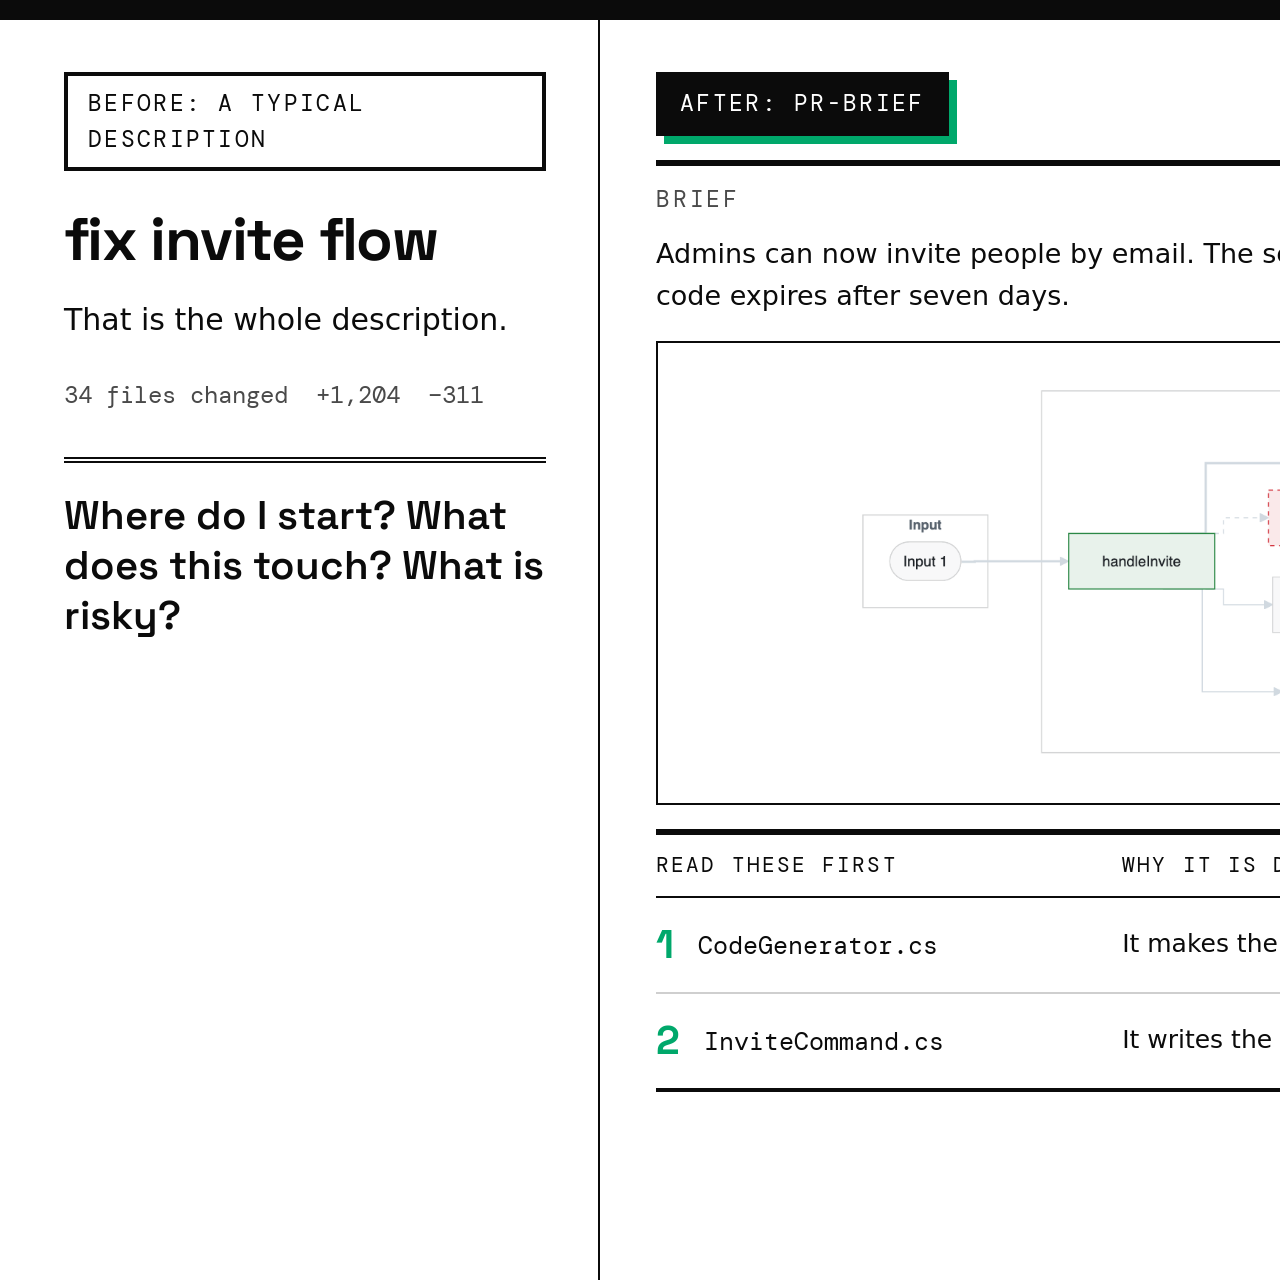
<file: docs/assets/hero.html>
<!doctype html>
<html lang="en">
<head>
<meta charset="utf-8">
<title>pr-brief: before and after</title>
<style>
@font-face { font-family: "Space Grotesk"; font-weight: 600; font-display: swap; src: url("fonts/space-grotesk-latin-600-normal.woff2") format("woff2"); }
@font-face { font-family: "Space Grotesk"; font-weight: 700; font-display: swap; src: url("fonts/space-grotesk-latin-700-normal.woff2") format("woff2"); }
@font-face { font-family: "DM Mono"; font-weight: 400; font-display: swap; src: url("fonts/dm-mono-latin-400-normal.woff2") format("woff2"); }

/* rendered at 2x: the PNG is twice the CSS size below */
html { zoom: 2; }
:root { --ink:#0b0b0b; --paper:#fff; --mute:#4a4a4a; --hair:#cfcfcf; --sig:#00a86b; --sig-lit:#3be0a0; --head:"Space Grotesk",system-ui,sans-serif; --mono:"DM Mono",ui-monospace,monospace; --body:system-ui,-apple-system,"Segoe UI",sans-serif; }
*, *::before, *::after { box-sizing: border-box; margin: 0; padding: 0; }
body { font-family: var(--body); background: var(--paper); color: var(--ink); font-size: 15px; line-height: 1.55; -webkit-font-smoothing: antialiased; }
.label { font-family: var(--mono); font-size: 11.5px; letter-spacing: .12em; text-transform: uppercase; color: var(--mute); margin-bottom: 8px; }
code { font-family: var(--mono); font-size: 12.5px; }
.stage { width: 1100px; height: 640px; padding: 0; display: grid; grid-template-columns: 300px 1fr; border-top: 10px solid var(--ink); }
.before { padding: 26px 26px 0 32px; border-right: 1px solid var(--ink); }
.after { padding: 26px 32px 0 28px; display: flex; flex-direction: column; gap: 12px; min-width: 0; }
.tag { display: inline-block; font-family: var(--mono); font-size: 11.5px; letter-spacing: .1em; text-transform: uppercase; padding: 5px 10px; border: 2px solid var(--ink); margin-bottom: 18px; }
.tag.on { background: var(--ink); color: #fff; box-shadow: 4px 4px 0 var(--sig); margin-bottom: 0; align-self: flex-start; }
.title { font-family: var(--head); font-weight: 700; font-size: 30px; letter-spacing: -.02em; line-height: 1.1; margin-bottom: 12px; }
.meta { font-family: var(--mono); font-size: 12px; color: var(--mute); margin-top: 16px; }
.why { margin-top: 22px; padding-top: 14px; border-top: 3px double var(--ink); font-family: var(--head); font-weight: 600; font-size: 20px; line-height: 1.25; }
.brief { border-top: 3px solid var(--ink); padding-top: 8px; }
.brief p { font-size: 13.5px; }
.after img { display: block; width: 100%; border: 1px solid var(--ink); max-height: 232px; object-fit: contain; }
table { width: 100%; border-collapse: collapse; border-top: 3px solid var(--ink); font-size: 12.5px; }
th { text-align: left; font-family: var(--mono); font-weight: 400; font-size: 10.5px; letter-spacing: .1em; text-transform: uppercase; padding: 7px 12px 7px 0; border-bottom: 1px solid var(--ink); }
td { padding: 8px 12px 8px 0; border-bottom: 1px solid var(--hair); }
tr:last-child td { border-bottom: 2px solid var(--ink); }
td:first-child { white-space: nowrap; }
td:first-child::before { content: counter(r); counter-increment: r; font-family: var(--head); font-weight: 700; font-size: 20px; color: var(--sig); margin-right: 12px; vertical-align: -2px; }
table { counter-reset: r; }
html.dark body { background: var(--ink); color: #f2f2f2; }
html.dark .stage { border-top-color: var(--sig); }
html.dark .before { border-color: #5a5a5a; }
html.dark .label, html.dark .meta { color: #b5b5b5; }
html.dark .tag { border-color: #f2f2f2; }
html.dark .tag.on { background: var(--sig); color: var(--ink); border-color: var(--sig); box-shadow: none; }
html.dark .why { border-color: #f2f2f2; }
html.dark .brief, html.dark table { border-top-color: #f2f2f2; }
html.dark th { border-color: #f2f2f2; }
html.dark td { border-color: #3a3a3a; }
html.dark tr:last-child td { border-bottom-color: #f2f2f2; }
html.dark td:first-child::before { color: var(--sig-lit); }
html.dark .after img { border-color: #5a5a5a; }
</style>
</head>
<body>
<script>if (location.search.indexOf('mode=dark') > -1) document.documentElement.classList.add('dark');</script>
<div class="stage">
  <div class="before">
    <span class="tag">Before: a typical description</span>
    <div class="title">fix invite flow</div>
    <p>That is the whole description.</p>
    <div class="meta">34 files changed &nbsp;+1,204 &nbsp;&minus;311</div>
    <div class="why">Where do I start? What does this touch? What is risky?</div>
  </div>
  <div class="after">
    <span class="tag on">After: pr-brief</span>
    <div class="brief">
      <div class="label">Brief</div>
      <p>Admins can now invite people by email. The service creates a one-time code and sends it to the mailer. The code expires after seven days.</p>
    </div>
    <img id="diagram" alt="An Input to Functions to Output diagram" src="../gallery/github-light.png">
    <table>
      <tr><th>Read these first</th><th>Why it is delicate</th></tr>
      <tr><td><code>CodeGenerator.cs</code></td><td>It makes the secret code. Check the random source.</td></tr>
      <tr><td><code>InviteCommand.cs</code></td><td>It writes the record and sends the event.</td></tr>
    </table>
  </div>
</div>
<script>if (document.documentElement.classList.contains('dark')) document.getElementById('diagram').src = '../gallery/github-dark.png';</script>
</body>
</html>
</file>
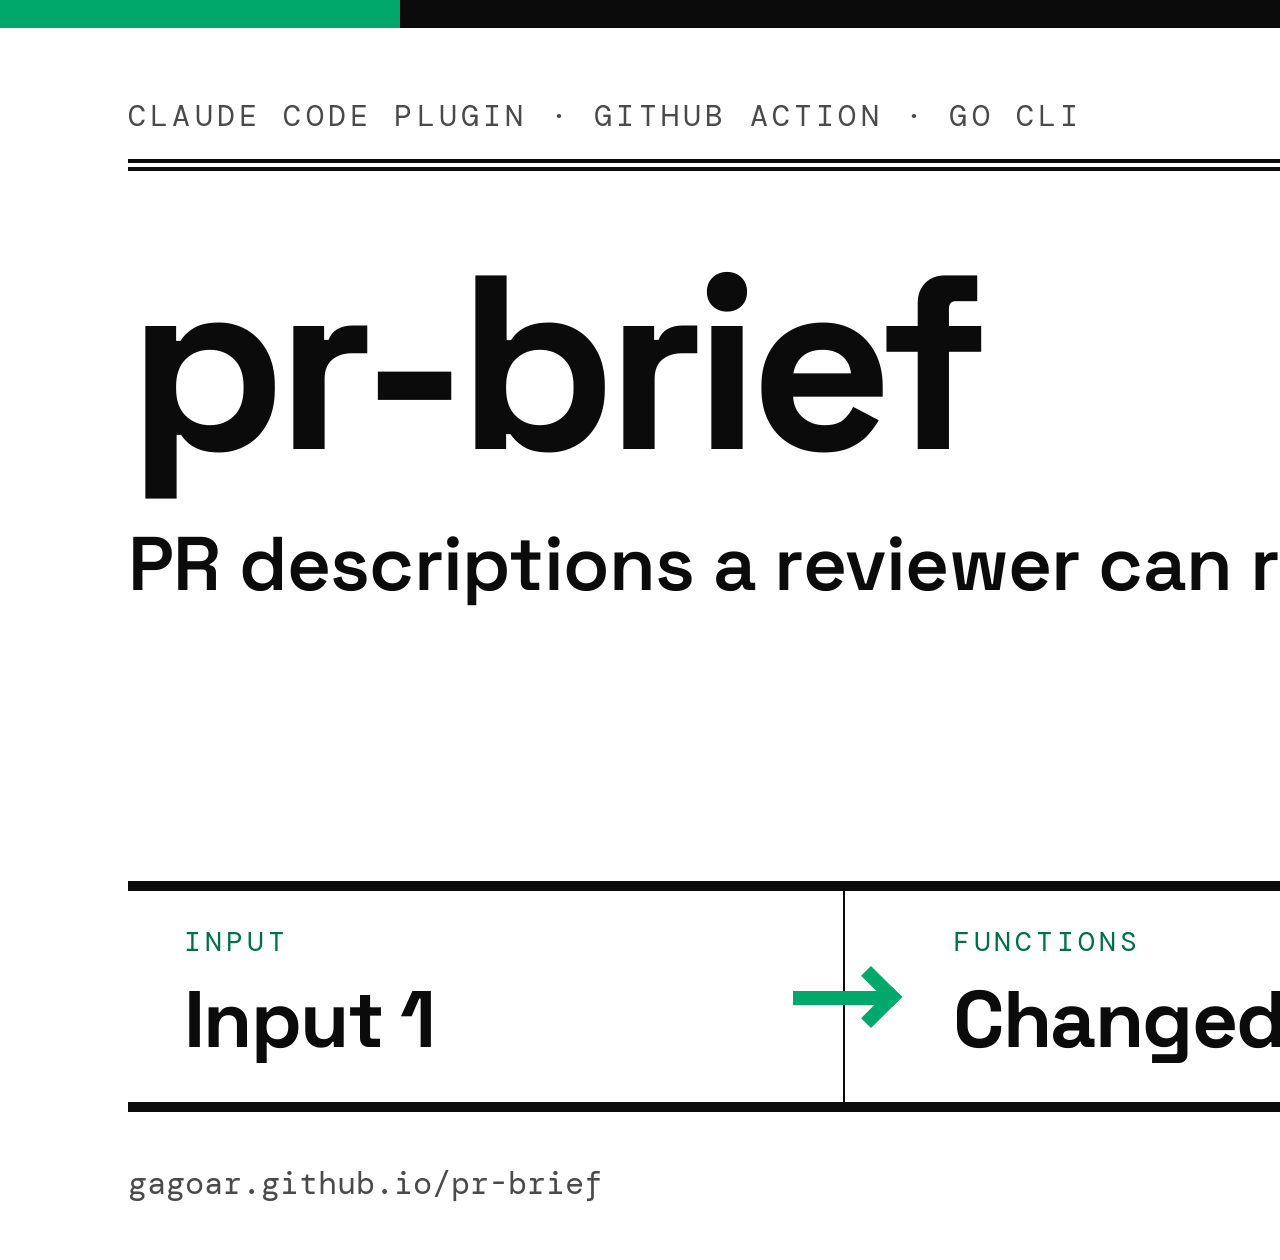
<file: docs/assets/og.html>
<!doctype html>
<html lang="en">
<head>
<meta charset="utf-8">
<title>pr-brief open graph image</title>
<style>
@font-face { font-family: "Space Grotesk"; font-weight: 600; font-display: swap; src: url("fonts/space-grotesk-latin-600-normal.woff2") format("woff2"); }
@font-face { font-family: "Space Grotesk"; font-weight: 700; font-display: swap; src: url("fonts/space-grotesk-latin-700-normal.woff2") format("woff2"); }
@font-face { font-family: "DM Mono"; font-weight: 400; font-display: swap; src: url("fonts/dm-mono-latin-400-normal.woff2") format("woff2"); }
/* rendered at 2x: the PNG is twice the CSS size below */
html { zoom: 2; }
*, *::before, *::after { box-sizing: border-box; margin: 0; padding: 0; }
body { width: 1200px; height: 630px; background: #fff; color: #0b0b0b; font-family: "Space Grotesk", system-ui, sans-serif; overflow: hidden; -webkit-font-smoothing: antialiased; position: relative; }
.top { height: 14px; background: linear-gradient(90deg, #00a86b 0 200px, #0b0b0b 200px); }
.mast { margin: 34px 64px 0; padding-bottom: 12px; border-bottom: 6px double #0b0b0b; display: flex; justify-content: space-between; align-items: baseline; font-family: "DM Mono", monospace; font-size: 15px; letter-spacing: .14em; text-transform: uppercase; color: #4a4a4a; }
h1 { margin: 34px 64px 0; font-weight: 700; font-size: 124px; line-height: 1; letter-spacing: -.04em; }
.pitch { margin: 14px 64px 0; font-weight: 600; font-size: 38px; letter-spacing: -.01em; }
.strip { position: absolute; left: 64px; right: 64px; bottom: 74px; display: grid; grid-template-columns: 1fr 1fr 1fr; border-top: 5px solid #0b0b0b; border-bottom: 5px solid #0b0b0b; }
.st { position: relative; padding: 16px 0 16px 28px; }
.st + .st { border-left: 1px solid #0b0b0b; padding-left: 54px; }
.st small { display: block; font-family: "DM Mono", monospace; font-size: 14px; letter-spacing: .14em; text-transform: uppercase; color: #006e47; margin-bottom: 4px; }
.st b { font-size: 40px; font-weight: 700; letter-spacing: -.02em; }
.st + .st::before { content: ""; position: absolute; left: -26px; top: 50%; width: 48px; height: 7px; margin-top: -3px; background: #00a86b; }
.st + .st::after { content: ""; position: absolute; left: 6px; top: 50%; width: 22px; height: 22px; margin: -11px 0 0 -4px; border-top: 7px solid #00a86b; border-right: 7px solid #00a86b; transform: rotate(45deg); }
.url { position: absolute; left: 64px; bottom: 28px; font-family: "DM Mono", monospace; font-size: 16px; color: #4a4a4a; }
</style>
</head>
<body>
<div class="top"></div>
<div class="mast"><span>Claude Code plugin &middot; GitHub Action &middot; Go CLI</span><span>Briefing sheet</span></div>
<h1>pr-brief</h1>
<div class="pitch">PR descriptions a reviewer can read.</div>
<div class="strip"><div class="st"><small>Input</small><b>Input 1</b></div><div class="st"><small>Functions</small><b>Changed code</b></div><div class="st"><small>Output</small><b>Output 1</b></div></div>
<div class="url">gagoar.github.io/pr-brief</div>
</body>
</html>
</file>
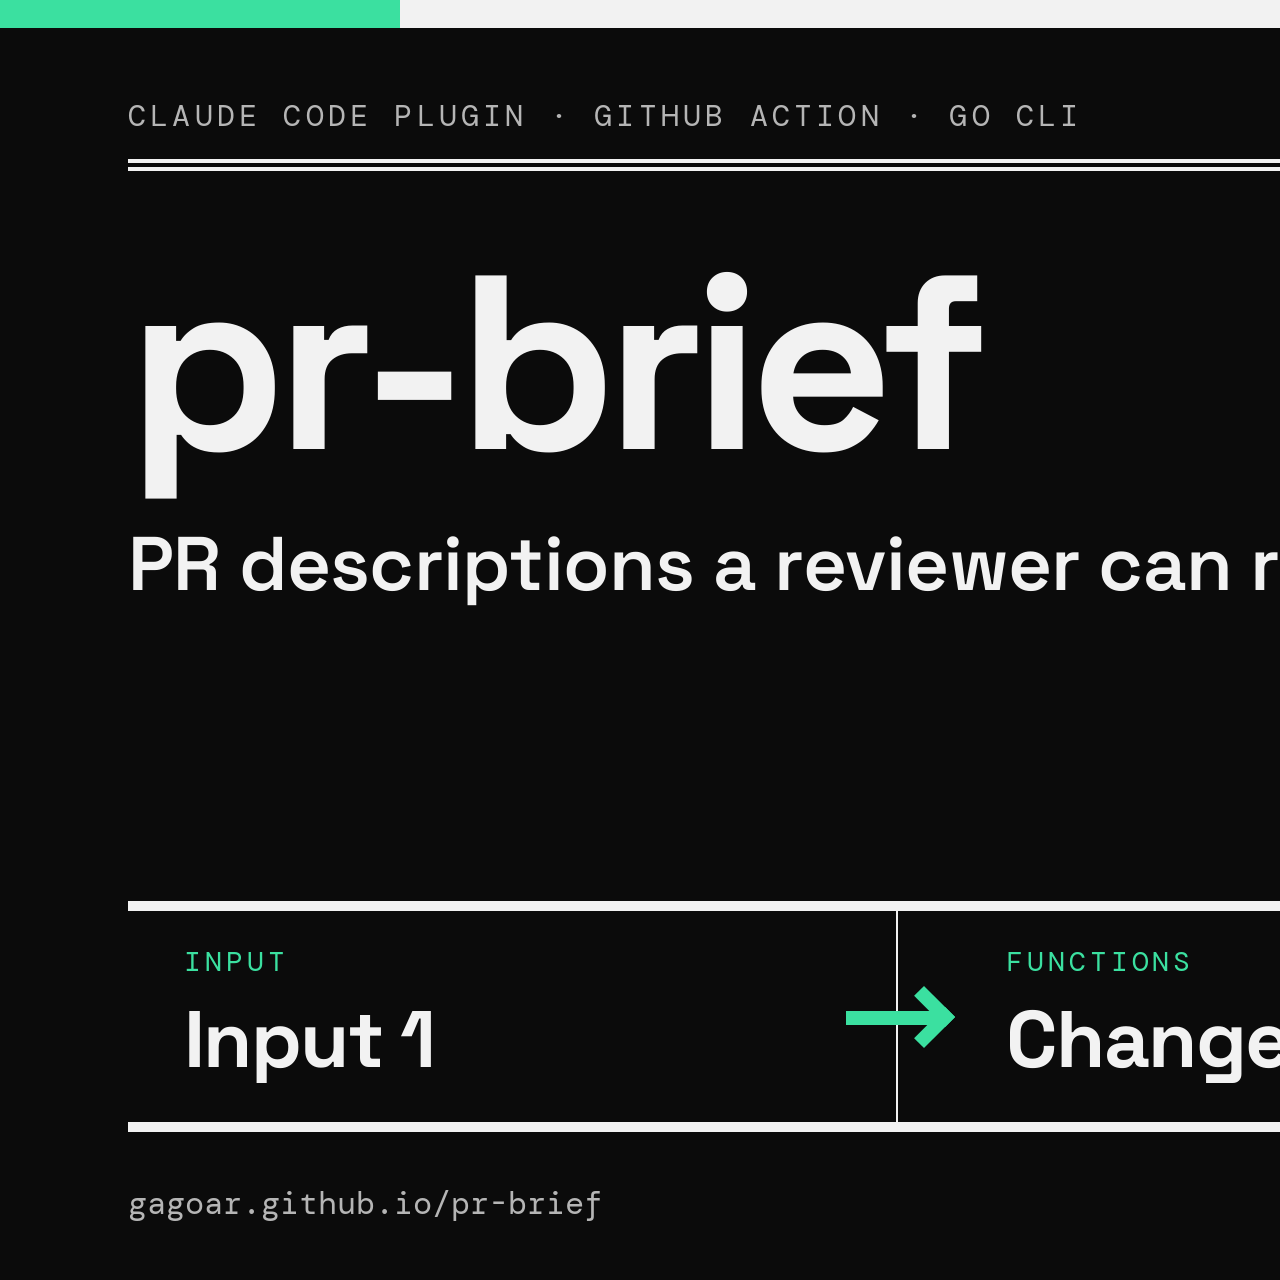
<file: docs/assets/social.html>
<!doctype html>
<html lang="en">
<head>
<meta charset="utf-8">
<title>pr-brief social card</title>
<style>
@font-face { font-family: "Space Grotesk"; font-weight: 600; font-display: swap; src: url("fonts/space-grotesk-latin-600-normal.woff2") format("woff2"); }
@font-face { font-family: "Space Grotesk"; font-weight: 700; font-display: swap; src: url("fonts/space-grotesk-latin-700-normal.woff2") format("woff2"); }
@font-face { font-family: "DM Mono"; font-weight: 400; font-display: swap; src: url("fonts/dm-mono-latin-400-normal.woff2") format("woff2"); }
/* rendered at 2x: the PNG is twice the CSS size below */
html { zoom: 2; }
*, *::before, *::after { box-sizing: border-box; margin: 0; padding: 0; }
body { width: 1280px; height: 640px; background: #0b0b0b; color: #f2f2f2; font-family: "Space Grotesk", system-ui, sans-serif; overflow: hidden; -webkit-font-smoothing: antialiased; position: relative; }
.top { height: 14px; background: linear-gradient(90deg, #3be0a0 0 200px, #f2f2f2 200px); }
.mast { margin: 34px 64px 0; padding-bottom: 12px; border-bottom: 6px double #f2f2f2; display: flex; justify-content: space-between; align-items: baseline; font-family: "DM Mono", monospace; font-size: 15px; letter-spacing: .14em; text-transform: uppercase; color: #b5b5b5; }
h1 { margin: 34px 64px 0; font-weight: 700; font-size: 124px; line-height: 1; letter-spacing: -.04em; }
.pitch { margin: 14px 64px 0; font-weight: 600; font-size: 38px; letter-spacing: -.01em; }
.strip { position: absolute; left: 64px; right: 64px; bottom: 74px; display: grid; grid-template-columns: 1fr 1fr 1fr; border-top: 5px solid #f2f2f2; border-bottom: 5px solid #f2f2f2; }
.st { position: relative; padding: 16px 0 16px 28px; }
.st + .st { border-left: 1px solid #f2f2f2; padding-left: 54px; }
.st small { display: block; font-family: "DM Mono", monospace; font-size: 14px; letter-spacing: .14em; text-transform: uppercase; color: #3be0a0; margin-bottom: 4px; }
.st b { font-size: 40px; font-weight: 700; letter-spacing: -.02em; }
.st + .st::before { content: ""; position: absolute; left: -26px; top: 50%; width: 48px; height: 7px; margin-top: -3px; background: #3be0a0; }
.st + .st::after { content: ""; position: absolute; left: 6px; top: 50%; width: 22px; height: 22px; margin: -11px 0 0 -4px; border-top: 7px solid #3be0a0; border-right: 7px solid #3be0a0; transform: rotate(45deg); }
.url { position: absolute; left: 64px; bottom: 28px; font-family: "DM Mono", monospace; font-size: 16px; color: #b5b5b5; }
</style>
</head>
<body>
<div class="top"></div>
<div class="mast"><span>Claude Code plugin &middot; GitHub Action &middot; Go CLI</span><span>Briefing sheet</span></div>
<h1>pr-brief</h1>
<div class="pitch">PR descriptions a reviewer can read.</div>
<div class="strip"><div class="st"><small>Input</small><b>Input 1</b></div><div class="st"><small>Functions</small><b>Changed code</b></div><div class="st"><small>Output</small><b>Output 1</b></div></div>
<div class="url">gagoar.github.io/pr-brief</div>
</body>
</html>
</file>
<file: docs/assets/pb.css>
/* pr-brief site: "a one-page briefing sheet".
   White page, near-black ink, one signal green. Space Grotesk for headings and numerals,
   DM Mono for code and labels (both SIL OFL 1.1, self-hosted in assets/fonts, credited in
   THIRD_PARTY_NOTICES.md). Everything new carries the pb- prefix; the older class names that the
   pages already use (nav, hero, sec, impact, ...) are kept so page text and markup stay stable. */

@font-face { font-family: "Space Grotesk"; font-weight: 600; font-style: normal; font-display: swap; src: url("fonts/space-grotesk-latin-600-normal.woff2") format("woff2"); }
@font-face { font-family: "Space Grotesk"; font-weight: 700; font-style: normal; font-display: swap; src: url("fonts/space-grotesk-latin-700-normal.woff2") format("woff2"); }
@font-face { font-family: "DM Mono"; font-weight: 400; font-style: normal; font-display: swap; src: url("fonts/dm-mono-latin-400-normal.woff2") format("woff2"); }

:root {
  --pb-paper: #ffffff;
  --pb-ink: #0b0b0b;
  --pb-mute: #4a4a4a;          /* 8.9:1 on paper */
  --pb-hair: #cfcfcf;
  --pb-wash: #f3f3f3;
  --pb-sig: #00a86b;           /* rules, numerals, arrows: 3.1:1, large or graphic use only */
  --pb-sig-ink: #006e47;       /* the same green as text and links: 6.2:1 */
  --pb-sig-lit: #3be0a0;       /* the green on ink */
  --pb-tint: #eef8f3;
  --pb-alert: #ff8a80;         /* on ink only, for a failing check */

  --pb-head: "Space Grotesk", ui-sans-serif, system-ui, -apple-system, "Segoe UI", sans-serif;
  --pb-body: ui-sans-serif, system-ui, -apple-system, "Segoe UI", Roboto, sans-serif;
  --pb-mono: "DM Mono", ui-monospace, "SF Mono", Menlo, Consolas, monospace;
  --pb-rail: 128px;
}

*, *::before, *::after { box-sizing: border-box; margin: 0; padding: 0; }
html { scroll-behavior: smooth; -webkit-text-size-adjust: 100%; }
body {
  font-family: var(--pb-body);
  background: var(--pb-paper);
  color: var(--pb-ink);
  font-size: 16px;
  line-height: 1.62;
  padding: 0 24px 96px;
  -webkit-font-smoothing: antialiased;
}
/* the tab on top of the sheet: ink, with one green stretch */
body::before {
  content: "";
  display: block;
  height: 10px;
  margin: 0 -24px 28px;
  background: linear-gradient(90deg, var(--pb-sig) 0 140px, var(--pb-ink) 140px);
}
.page { max-width: 1080px; margin: 0 auto; }

/* ---------- type ---------- */
h1, h2, h3 { font-family: var(--pb-head); color: var(--pb-ink); letter-spacing: -0.015em; }
h1 { font-weight: 700; font-size: clamp(38px, 6.2vw, 68px); line-height: 1.02; margin-bottom: 22px; max-width: 14em; }
h2 { font-weight: 700; font-size: clamp(26px, 3.4vw, 34px); line-height: 1.12; margin-bottom: 14px; }
h3 { font-weight: 600; font-size: 20px; line-height: 1.25; margin: 22px 0 8px; }
p { margin-bottom: 14px; max-width: 70ch; }
ul, ol { margin: 0 0 16px 22px; max-width: 70ch; }
li { margin-bottom: 6px; }
strong { font-weight: 700; }
a { color: var(--pb-sig-ink); text-decoration: underline; text-decoration-thickness: 2px; text-underline-offset: 3px; text-decoration-color: var(--pb-sig); }
a:hover { color: var(--pb-ink); text-decoration-color: var(--pb-ink); }
a:focus-visible, summary:focus-visible, .btn:focus-visible {
  outline: 3px solid var(--pb-ink);
  outline-offset: 3px;
  border-radius: 1px;
}
.eyebrow, .pb-label {
  font-family: var(--pb-mono);
  font-size: 12.5px;
  letter-spacing: 0.12em;
  text-transform: uppercase;
  color: var(--pb-mute);
  margin-bottom: 14px;
}
.eyebrow::before { content: ""; display: inline-block; width: 10px; height: 10px; background: var(--pb-sig); margin-right: 10px; }
code.inline {
  font-family: var(--pb-mono);
  font-size: 0.86em;
  background: var(--pb-wash);
  padding: 1px 5px;
  overflow-wrap: anywhere;
}

/* ---------- masthead ---------- */
.nav {
  display: flex; flex-wrap: wrap; align-items: baseline; gap: 8px 26px;
  padding: 0 0 14px;
  border-bottom: 4px double var(--pb-ink);
  margin-bottom: 44px;
}
.nav .brand {
  font-family: var(--pb-head); font-weight: 700; font-size: 26px; letter-spacing: -0.02em;
  color: var(--pb-ink); text-decoration: none; margin-right: auto;
  display: inline-flex; align-items: center; gap: 10px;
}
.nav .brand img { width: 28px; height: 28px; display: block; }
.nav a.link {
  font-family: var(--pb-mono); font-size: 12.5px; letter-spacing: 0.08em; text-transform: uppercase;
  color: var(--pb-ink); text-decoration: none; padding: 4px 0; border-bottom: 3px solid transparent;
}
.nav a.link:hover { border-bottom-color: var(--pb-ink); }
.nav a.link.here { border-bottom-color: var(--pb-sig); }

/* ---------- hero ---------- */
.hero { margin-bottom: 44px; }
.hero .lead { font-size: 19px; line-height: 1.55; max-width: 44em; margin-bottom: 26px; }
.hero .actions { display: flex; flex-wrap: wrap; gap: 12px; margin-bottom: 40px; }
.btn {
  display: inline-flex; align-items: center; justify-content: center; min-height: 44px; padding: 0 20px;
  font-family: var(--pb-mono); font-size: 13px; letter-spacing: 0.06em; text-transform: uppercase;
  border: 2px solid var(--pb-ink); text-decoration: none; cursor: pointer; transition: background .12s, color .12s;
}
.btn-primary { background: var(--pb-ink); color: #fff; box-shadow: 5px 5px 0 var(--pb-sig); }
.btn-primary:hover { background: var(--pb-sig-ink); border-color: var(--pb-sig-ink); color: #fff; }
.btn-secondary { background: #fff; color: var(--pb-ink); }
.btn-secondary:hover { background: var(--pb-ink); color: #fff; }
.shot { display: block; width: 100%; height: auto; border: 2px solid var(--pb-ink); background: #fff; }

/* ---------- the three-stage strip ---------- */
.pb-flow {
  list-style: none; margin: 0 0 36px; max-width: none;
  display: grid; grid-template-columns: 1fr 1.45fr 1fr;
  border-top: 4px solid var(--pb-ink); border-bottom: 4px solid var(--pb-ink);
}
.pb-stage { position: relative; margin: 0; padding: 22px 26px 24px 30px; min-width: 0; }
.pb-stage + .pb-stage { border-left: 1px solid var(--pb-ink); padding-left: 48px; }
.pb-tag { display: block; font-family: var(--pb-mono); font-size: 12.5px; letter-spacing: 0.14em; text-transform: uppercase; color: var(--pb-sig-ink); margin-bottom: 10px; }
.pb-big { display: block; font-family: var(--pb-head); font-weight: 700; font-size: clamp(30px, 4.2vw, 46px); line-height: 1.05; letter-spacing: -0.02em; }
.pb-note { display: block; margin-top: 14px; font-size: 14px; color: var(--pb-mute); }
.pb-nodes { list-style: none; margin: 0; max-width: none; }
.pb-nodes li { margin: 0; padding: 7px 0; border-bottom: 1px solid var(--pb-hair); font-family: var(--pb-mono); font-size: 14px; overflow-wrap: anywhere; }
.pb-nodes li:last-child { border-bottom: 0; }
.pb-nodes b { display: inline-block; min-width: 2.2em; font-weight: 400; color: var(--pb-sig-ink); }
.pb-nodes .pb-risk b { color: var(--pb-ink); font-weight: 700; }
.pb-key { margin: 12px 0 0; font-family: var(--pb-mono); font-size: 12px; color: var(--pb-mute); }
/* the arrow between two stages: a bar and a chevron, both in the signal green */
.pb-stage + .pb-stage::before {
  content: ""; position: absolute; left: -22px; top: 50%; width: 40px; height: 6px; margin-top: -3px; background: var(--pb-sig);
}
.pb-stage + .pb-stage::after {
  content: ""; position: absolute; left: 4px; top: 50%; width: 18px; height: 18px; margin: -9px 0 0 -4px;
  border-top: 6px solid var(--pb-sig); border-right: 6px solid var(--pb-sig); transform: rotate(45deg);
}
.pb-read { list-style: none; margin: 0 0 40px; max-width: none; counter-reset: pb-read; display: grid; grid-template-columns: repeat(2, minmax(0, 1fr)); gap: 0 40px; border-top: 2px solid var(--pb-ink); }
.pb-read li { counter-increment: pb-read; display: grid; grid-template-columns: 64px 1fr; align-items: baseline; margin: 0; padding: 14px 0 14px; border-bottom: 1px solid var(--pb-ink); }
.pb-read li::before { content: counter(pb-read); font-family: var(--pb-head); font-weight: 700; font-size: 44px; line-height: 1; color: var(--pb-sig); grid-row: 1 / span 2; }
.pb-read code { font-family: var(--pb-mono); font-size: 15px; font-weight: 400; }
.pb-read span { grid-column: 2; font-size: 15px; color: var(--pb-mute); }
.pb-label { margin-bottom: 8px; }

/* ---------- contents and numbered sections ---------- */
.layout { display: block; }
.toc {
  counter-reset: pb-toc;
  display: grid; grid-template-columns: repeat(auto-fit, minmax(210px, 1fr)); column-gap: 28px;
  border-top: 2px solid var(--pb-ink); margin-bottom: 52px;
}
.toc a {
  counter-increment: pb-toc; display: flex; gap: 12px; align-items: baseline;
  padding: 10px 0; border-bottom: 1px solid var(--pb-hair);
  font-family: var(--pb-mono); font-size: 13px; letter-spacing: 0.04em; color: var(--pb-ink); text-decoration: none;
}
.toc a::before { content: counter(pb-toc, decimal-leading-zero); color: var(--pb-sig-ink); }
.toc a:hover { background: var(--pb-wash); }
.toc a.active { box-shadow: inset 0 -3px 0 var(--pb-sig); }
main { counter-reset: pb-sec; display: block; }
section.sec {
  counter-increment: pb-sec; position: relative;
  padding: 22px 0 18px var(--pb-rail); margin-bottom: 44px;
  border-top: 2px solid var(--pb-ink); scroll-margin-top: 16px;
}
section.sec::before {
  content: counter(pb-sec, decimal-leading-zero);
  content: counter(pb-sec, decimal-leading-zero) / "";
  position: absolute; left: 0; top: 14px;
  font-family: var(--pb-head); font-weight: 700; font-size: 76px; line-height: 1; letter-spacing: -0.04em; color: var(--pb-sig);
}

/* ---------- ruled tables ---------- */
table.impact { display: block; max-width: 100%; overflow-x: auto; margin: 8px 0 22px; border-top: 3px solid var(--pb-ink); }
table.impact > tbody { display: table; width: 100%; min-width: 640px; border-collapse: collapse; }
table.impact th {
  text-align: left; font-family: var(--pb-mono); font-weight: 400; font-size: 12px; letter-spacing: 0.1em; text-transform: uppercase;
  color: var(--pb-ink); padding: 10px 16px 10px 0; border-bottom: 1px solid var(--pb-ink);
}
table.impact td { padding: 12px 16px 12px 0; font-size: 15px; vertical-align: top; border-bottom: 1px solid var(--pb-hair); }
table.impact tr:last-child td { border-bottom: 2px solid var(--pb-ink); }

/* ---------- code slips ---------- */
.code-panel { background: var(--pb-ink); padding: 18px 22px; overflow-x: auto; margin: 0 0 18px; border-left: 6px solid var(--pb-sig); }
.code-panel pre { font-family: var(--pb-mono); font-size: 13.5px; line-height: 1.7; color: #f2f2f2; white-space: pre; margin: 0; }
.kw { color: var(--pb-sig-lit); }
.str { color: #ffffff; text-decoration: underline; text-decoration-color: #5a5a5a; text-underline-offset: 3px; }
.cm { color: #a6a6a6; }
#fix .kw { color: var(--pb-alert); }

/* ---------- cards, numbered items, stats ---------- */
.grid3 { display: grid; grid-template-columns: repeat(3, minmax(0, 1fr)); gap: 0; margin: 10px 0 26px; border-top: 3px solid var(--pb-ink); border-bottom: 1px solid var(--pb-ink); }
.card { padding: 18px 24px 8px; }
.grid3 .card { padding: 18px 22px 8px 0; }
.grid3 .card + .card { border-left: 1px solid var(--pb-ink); padding-left: 22px; }
.card h3 { margin-top: 0; }
.num { display: block; font-family: var(--pb-head); font-weight: 700; font-size: 52px; line-height: 1; letter-spacing: -0.04em; color: var(--pb-sig); margin-bottom: 10px; }
.summary-band { display: grid; grid-template-columns: repeat(4, 1fr); margin: 8px 0 10px; border-top: 3px solid var(--pb-ink); border-bottom: 1px solid var(--pb-ink); }
.stat-card { padding: 16px 18px 14px; }
.stat-card + .stat-card { border-left: 1px solid var(--pb-ink); }
.stat-num { font-family: var(--pb-head); font-weight: 700; font-size: 58px; line-height: 1; letter-spacing: -0.04em; margin-bottom: 8px; }
.stat-label { font-family: var(--pb-mono); font-size: 12px; letter-spacing: 0.08em; text-transform: uppercase; color: var(--pb-mute); }

.reco { border-left: 8px solid var(--pb-sig); border-top: 1px solid var(--pb-ink); border-bottom: 1px solid var(--pb-ink); background: var(--pb-tint); padding: 18px 24px 8px; margin: 10px 0 20px; max-width: 760px; }
.reco p, .reco ul, .reco ol { max-width: none; }

details.deep-dive { border-top: 1px solid var(--pb-ink); padding: 14px 0; margin: 0; }
details.deep-dive:last-of-type { border-bottom: 1px solid var(--pb-ink); }
details.deep-dive summary { cursor: pointer; list-style: none; font-family: var(--pb-head); font-weight: 600; font-size: 19px; display: flex; gap: 14px; align-items: baseline; }
details.deep-dive summary::-webkit-details-marker { display: none; }
details.deep-dive summary::before { content: "+"; font-family: var(--pb-mono); font-weight: 400; font-size: 22px; color: var(--pb-sig-ink); width: 1ch; flex: none; }
details.deep-dive[open] summary::before { content: "\2212"; }
details.deep-dive p { margin-top: 12px; padding-left: calc(1ch + 14px); }

.gallery { display: grid; grid-template-columns: repeat(2, minmax(0, 1fr)); gap: 28px; margin: 10px 0 24px; }
.gallery .item { border-top: 3px solid var(--pb-ink); padding-top: 12px; display: flex; flex-direction: column; gap: 10px; min-width: 0; }
.gallery .item h3 { margin: 0; }
.gallery img { display: block; width: 100%; height: auto; border: 1px solid var(--pb-ink); }

/* ---------- footer ---------- */
.foot {
  margin-top: 72px; padding-top: 16px; border-top: 4px double var(--pb-ink);
  font-family: var(--pb-mono); font-size: 12.5px; letter-spacing: 0.04em; color: var(--pb-mute);
  display: flex; flex-wrap: wrap; gap: 8px 26px;
}
.foot a { color: var(--pb-ink); text-decoration-color: var(--pb-sig); }

/* ---------- narrow screens ---------- */
@media (max-width: 860px) {
  .grid3 { grid-template-columns: 1fr; }
  .grid3 .card, .grid3 .card + .card { padding: 18px 0 8px; border-left: 0; border-top: 1px solid var(--pb-ink); }
  .grid3 .card:first-child { border-top: 0; }
  .gallery { grid-template-columns: 1fr; }
  .pb-read { grid-template-columns: 1fr; }
}
@media (max-width: 720px) {
  .summary-band { grid-template-columns: repeat(2, 1fr); }
  .stat-card:nth-child(3) { border-left: 0; }
  .stat-card:nth-child(n+3) { border-top: 1px solid var(--pb-ink); }
  .pb-flow { grid-template-columns: 1fr; }
  .pb-stage, .pb-stage + .pb-stage { padding: 22px 0 24px; border-left: 0; }
  .pb-stage + .pb-stage { border-top: 1px solid var(--pb-ink); padding-top: 44px; }
  .pb-stage + .pb-stage::before { left: 0; top: -22px; width: 6px; height: 40px; margin: 0 0 0 0; }
  .pb-stage + .pb-stage::after { left: 0; top: 4px; margin: -12px 0 0 -6px; transform: rotate(135deg); }
}
@media (max-width: 640px) {
  body { padding: 0 18px 72px; }
  body::before { margin: 0 -18px 22px; }
  section.sec { padding: 18px 0 8px; }
  section.sec::before { position: static; display: block; font-size: 52px; margin-bottom: 8px; }
  .nav .brand { width: 100%; margin-right: 0; }
  .hero .lead { font-size: 17px; }
}
@media (prefers-reduced-motion: reduce) {
  html { scroll-behavior: auto; }
  *, *::before, *::after { transition: none !important; animation: none !important; }
}
</file>
